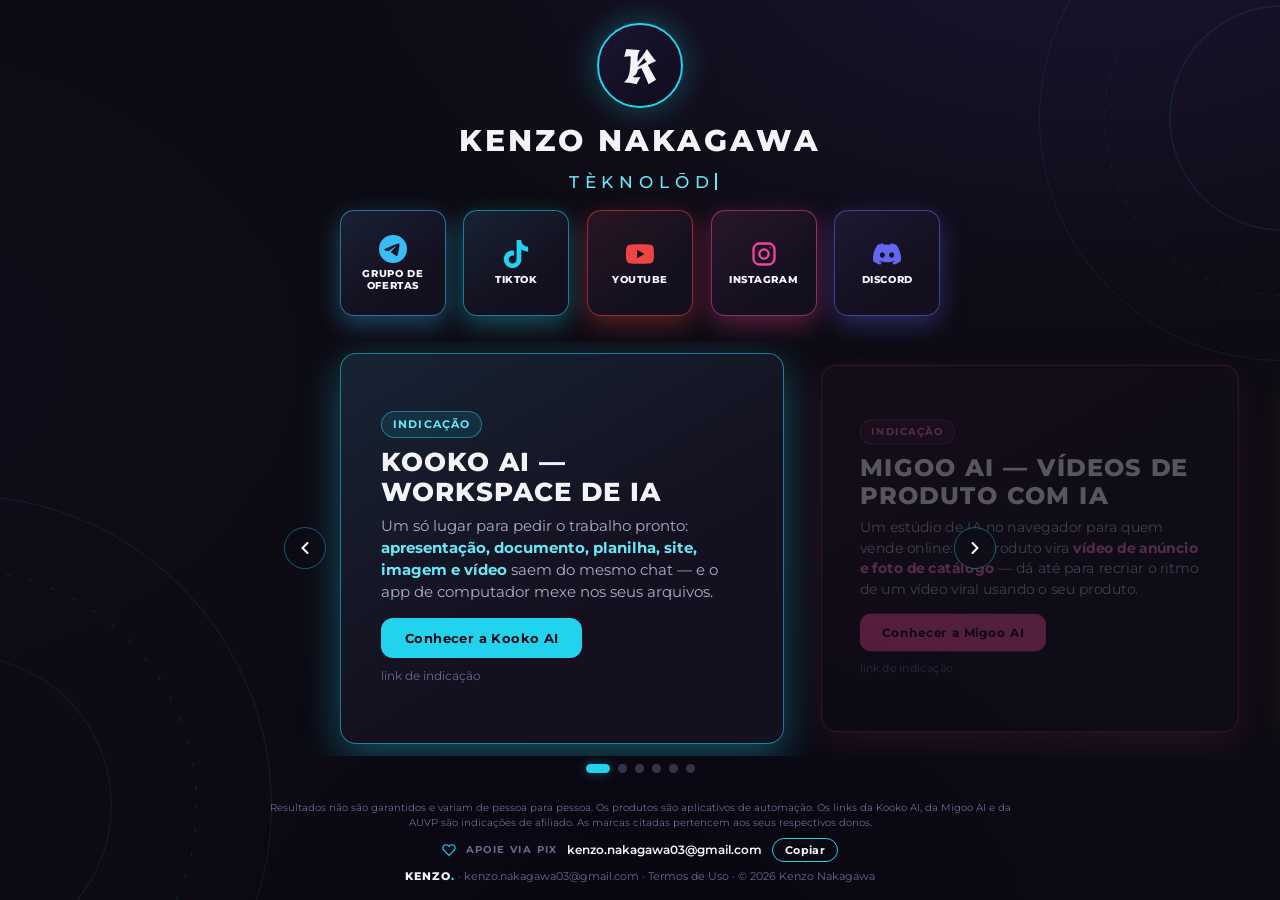
<file: index.html>
<!DOCTYPE html>
<html lang="pt-BR">
<head>
  <meta charset="UTF-8">
  <meta name="viewport" content="width=device-width, initial-scale=1.0">
  <title>Kenzo Nakagawa — Automações, conteúdo e tecnologia</title>

  <!-- SEO -->
  <meta name="description" content="Apps de automação com IA para YouTube (FacelessOS para vídeos e ClipOS para cortes), indicações e todos os meus links: grupo de ofertas no Telegram, TikTok, YouTube, Instagram e Discord.">
  <meta name="author" content="Kenzo Nakagawa">

  <!-- Open Graph (compartilhamento no Instagram/WhatsApp) -->
  <meta property="og:type" content="website">
  <meta property="og:title" content="Kenzo Nakagawa — Automações, conteúdo e tecnologia">
  <meta property="og:description" content="Automações com IA para YouTube, cursos e todos os meus links em um só lugar.">
  <meta property="og:image" content="https://nakagawakenzoo.github.io/assets/og-cover.jpg">
  <meta property="og:url" content="https://nakagawakenzoo.github.io/">
  <meta name="twitter:card" content="summary_large_image">
  <link rel="canonical" href="https://nakagawakenzoo.github.io/">

  <link rel="icon" type="image/svg+xml" href="assets/favicon.svg">

  <!-- Tipografia -->
  <link rel="preconnect" href="https://fonts.googleapis.com">
  <link rel="preconnect" href="https://fonts.gstatic.com" crossorigin>
  <link href="https://fonts.googleapis.com/css2?family=Montserrat:wght@400;500;600;700;800&family=UnifrakturCook:wght@700&display=swap" rel="stylesheet">

  <link rel="stylesheet" href="styles.css">

  <!-- Analytics (GoatCounter — sem cookies, LGPD-friendly).
       TODO KENZO: criar conta gratuita em goatcounter.com com o código "kenzonakagawa"
       e então DESCOMENTAR a linha abaixo (nas 4 páginas). -->
  <!-- <script data-goatcounter="https://kenzonakagawa.goatcounter.com/count" async src="https://gc.zgo.at/count.js"></script> -->
</head>
<body class="home">

  <a class="skip-link" href="#links">Pular para o conteúdo</a>

  <!-- Anéis decorativos (herdam a cor de destaque atual) -->
  <div class="rings" aria-hidden="true">
    <svg class="rings-svg rings-top" viewBox="0 0 600 600" fill="none">
      <circle cx="300" cy="300" r="120" stroke="currentColor" stroke-width="1.5"/>
      <circle cx="300" cy="300" r="190" stroke="currentColor" stroke-width="1" stroke-dasharray="6 14"/>
      <circle cx="300" cy="300" r="260" stroke="currentColor" stroke-width="1"/>
    </svg>
    <svg class="rings-svg rings-bottom" viewBox="0 0 600 600" fill="none">
      <circle cx="300" cy="300" r="140" stroke="currentColor" stroke-width="1"/>
      <circle cx="300" cy="300" r="220" stroke="currentColor" stroke-width="1.5" stroke-dasharray="4 18"/>
      <circle cx="300" cy="300" r="290" stroke="currentColor" stroke-width="1"/>
    </svg>
  </div>

  <!-- ============ HEADER ============ -->
  <header class="header" id="header">
    <nav class="header-inner" aria-label="Navegação principal">
      <!-- TODO: [SUA_MARCA] — ajuste o nome/marca se quiser -->
      <a class="brand" href="#topo">KENZO<span class="brand-accent">.</span></a>
    </nav>
  </header>

  <main id="topo">

    <!-- ============ HERO ============ -->
    <section class="hero">
      <!-- TODO: [FOTO_PERFIL] — trocar o placeholder por <img src="assets/perfil.jpg" alt="Foto de Kenzo Nakagawa" class="avatar"> -->
      <div class="avatar avatar-placeholder" role="img" aria-label="Avatar de Kenzo Nakagawa"><span class="avatar-k">K</span></div>
      <h1 class="hero-title glitch" data-text="Kenzo Nakagawa">Kenzo Nakagawa</h1>
      <p class="hero-bio"><span class="typed">Tèknolōdiæ</span><span class="caret" aria-hidden="true"></span></p>
    </section>

    <!-- ============ LINKS (fragmentos pequenos em fileira — mesma linguagem facetada dos painéis) ============ -->
    <section class="section-links" id="links" aria-label="Meus links">
      <div class="tiles">

        <!-- Grupo de ofertas no Telegram [AZUL] -->
        <a class="tile" data-accent="blue" href="https://t.me/ofertasdokenzo" target="_blank" rel="noopener">
          <span class="tile-ic" aria-hidden="true">
            <svg viewBox="0 0 24 24" fill="currentColor"><path d="M11.944 0A12 12 0 0 0 0 12a12 12 0 0 0 12 12 12 12 0 0 0 12-12A12 12 0 0 0 12 0a12 12 0 0 0-.056 0zm4.962 7.224c.1-.002.321.023.465.14a.506.506 0 0 1 .171.325c.016.093.036.306.02.472-.18 1.898-.962 6.502-1.36 8.627-.168.9-.499 1.201-.82 1.23-.696.065-1.225-.46-1.9-.902-1.056-.693-1.653-1.124-2.678-1.8-1.185-.78-.417-1.21.258-1.91.177-.184 3.247-2.977 3.307-3.23.007-.032.014-.15-.056-.212s-.174-.041-.249-.024c-.106.024-1.793 1.14-5.061 3.345-.48.33-.913.49-1.302.48-.428-.008-1.252-.241-1.865-.44-.752-.245-1.349-.374-1.297-.789.027-.216.325-.437.893-.663 3.498-1.524 5.83-2.529 6.998-3.014 3.332-1.386 4.025-1.627 4.476-1.635z"/></svg>
          </span>
          <span class="tile-name">Grupo de ofertas</span>
        </a>

        <!-- TikTok [CIANO] -->
        <a class="tile" data-accent="cyan" href="https://tiktok.com/@kenzonakagawa" target="_blank" rel="noopener">
          <span class="tile-ic" aria-hidden="true">
            <svg viewBox="0 0 24 24" fill="currentColor"><path d="M12.53.02C13.84 0 15.14.01 16.44 0c.08 1.53.63 3.09 1.75 4.17 1.12 1.11 2.7 1.62 4.24 1.79v4.03c-1.44-.05-2.89-.35-4.2-.97-.57-.26-1.1-.59-1.62-.93-.01 2.92.01 5.84-.02 8.75-.08 1.4-.54 2.79-1.35 3.94-1.31 1.92-3.58 3.17-5.91 3.21-1.43.08-2.86-.31-4.08-1.03-2.02-1.19-3.44-3.37-3.65-5.71-.02-.5-.03-1-.01-1.49.18-1.9 1.12-3.72 2.58-4.96 1.66-1.44 3.98-2.13 6.15-1.72.02 1.48-.04 2.96-.04 4.44-.99-.32-2.15-.23-3.02.37-.63.41-1.11 1.04-1.36 1.75-.21.51-.15 1.07-.14 1.61.24 1.64 1.82 3.02 3.5 2.87 1.12-.01 2.19-.66 2.77-1.61.19-.33.4-.67.41-1.06.1-1.79.06-3.57.07-5.36.01-4.03-.01-8.05.02-12.07z"/></svg>
          </span>
          <span class="tile-name">TikTok</span>
        </a>

        <!-- YouTube [VERMELHO] -->
        <a class="tile" data-accent="red" href="https://www.youtube.com/@naka_z0" target="_blank" rel="noopener">
          <span class="tile-ic" aria-hidden="true">
            <svg viewBox="0 0 24 24" fill="currentColor"><path d="M23.498 6.186a3.016 3.016 0 0 0-2.122-2.136C19.505 3.545 12 3.545 12 3.545s-7.505 0-9.377.505A3.017 3.017 0 0 0 .502 6.186C0 8.07 0 12 0 12s0 3.93.502 5.814a3.016 3.016 0 0 0 2.122 2.136c1.871.505 9.376.505 9.376.505s7.505 0 9.377-.505a3.015 3.015 0 0 0 2.122-2.136C24 15.93 24 12 24 12s0-3.93-.502-5.814zM9.545 15.568V8.432L15.818 12l-6.273 3.568z"/></svg>
          </span>
          <span class="tile-name">YouTube</span>
        </a>

        <!-- Instagram [PINK] -->
        <a class="tile" data-accent="pink" href="https://www.instagram.com/kenzonakagawa_/" target="_blank" rel="noopener">
          <span class="tile-ic" aria-hidden="true">
            <svg viewBox="0 0 24 24" fill="none" stroke="currentColor" stroke-width="2" stroke-linecap="round"><rect x="3" y="3" width="18" height="18" rx="5"/><circle cx="12" cy="12" r="4"/><circle cx="17.3" cy="6.7" r="0.6" fill="currentColor" stroke="none"/></svg>
          </span>
          <span class="tile-name">Instagram</span>
        </a>

        <!-- Discord [ÍNDIGO] -->
        <a class="tile" data-accent="indigo" href="https://discord.gg/u8ruMGBvbb" target="_blank" rel="noopener">
          <span class="tile-ic" aria-hidden="true">
            <svg viewBox="0 0 24 24" fill="currentColor"><path d="M20.317 4.369a19.79 19.79 0 0 0-4.885-1.515a.074.074 0 0 0-.079.037c-.21.375-.444.864-.608 1.25a18.27 18.27 0 0 0-5.487 0a12.64 12.64 0 0 0-.617-1.25a.077.077 0 0 0-.079-.037A19.736 19.736 0 0 0 3.677 4.37a.07.07 0 0 0-.032.027C.533 9.046-.32 13.58.099 18.057a.082.082 0 0 0 .031.057a19.9 19.9 0 0 0 5.993 3.03a.078.078 0 0 0 .084-.028a14.09 14.09 0 0 0 1.226-1.994a.076.076 0 0 0-.041-.106a13.1 13.1 0 0 1-1.872-.892a.077.077 0 0 1-.008-.128a10.2 10.2 0 0 0 .372-.292a.074.074 0 0 1 .077-.01c3.928 1.793 8.18 1.793 12.062 0a.074.074 0 0 1 .078.009c.12.098.246.198.373.292a.077.077 0 0 1-.006.127a12.3 12.3 0 0 1-1.873.892a.077.077 0 0 0-.041.107c.36.698.772 1.362 1.225 1.993a.076.076 0 0 0 .084.028a19.84 19.84 0 0 0 6.002-3.03a.077.077 0 0 0 .032-.054c.5-5.177-.838-9.674-3.549-13.66a.061.061 0 0 0-.031-.03zM8.02 15.331c-1.183 0-2.157-1.085-2.157-2.419c0-1.333.956-2.419 2.157-2.419c1.21 0 2.176 1.096 2.157 2.42c0 1.333-.956 2.418-2.157 2.418zm7.975 0c-1.183 0-2.157-1.085-2.157-2.419c0-1.333.955-2.419 2.157-2.419c1.21 0 2.176 1.096 2.157 2.42c0 1.333-.946 2.418-2.157 2.418z"/></svg>
          </span>
          <span class="tile-name">Discord</span>
        </a>

      </div>
    </section>

    <!-- ============ PRODUTOS (carrossel de cards — ativo no centro, vizinhos translúcidos de amostra) ============ -->
    <section class="section-products" id="produtos" aria-roledescription="carrossel" aria-label="Produtos e indicações">
      <div class="carousel" id="carousel">
      <div class="panels" id="carTrack">

        <!-- 1. Kooko AI (indicação) [CIANO] -->
        <article class="panel-row" data-accent="cyan">
          <div class="panel">
            <div class="panel-content">
              <span class="badge">Indicação</span>
              <h3 class="panel-title">Kooko AI — Workspace de IA</h3>
              <p class="panel-desc">Um só lugar para pedir o trabalho pronto: <strong>apresentação, documento, planilha, site, imagem e vídeo</strong> saem do mesmo chat — e o app de computador mexe nos seus arquivos.</p>
              <ul class="panel-bullets">
                <li>Slides, documentos, planilhas e sites</li>
                <li>Imagem, vídeo e pesquisa no mesmo chat</li>
                <li>App de PC trabalha nos arquivos locais</li>
                <li>Controle remoto: tarefa de outro aparelho</li>
              </ul>
              <a class="btn btn-cta" href="https://www.kooko.ai/?fr=kenzonakagawa_" target="_blank" rel="noopener">Conhecer a Kooko AI</a>
              <p class="panel-note">link de indicação</p>
            </div>
          </div>
        </article>

        <!-- 2. Migoo AI (indicação) [PINK] -->
        <article class="panel-row" data-accent="pink">
          <div class="panel">
            <div class="panel-content">
              <span class="badge">Indicação</span>
              <h3 class="panel-title">Migoo AI — Vídeos de produto com IA</h3>
              <p class="panel-desc">Um estúdio de IA no navegador para quem vende online: seu produto vira <strong>vídeo de anúncio e foto de catálogo</strong> — dá até para recriar o ritmo de um vídeo viral usando o seu produto.</p>
              <ul class="panel-bullets">
                <li>Estúdios para e-commerce, marketing e minisséries</li>
                <li>Recria vídeos virais com o seu produto</li>
                <li>Imagens do anúncio no mesmo padrão visual</li>
                <li>Roda no navegador, sem instalar nada</li>
              </ul>
              <a class="btn btn-cta" href="https://migoo.ai/u/sg/wQV6842" target="_blank" rel="noopener">Conhecer a Migoo AI</a>
              <p class="panel-note">link de indicação</p>
            </div>
          </div>
        </article>

        <!-- 3. Curso AUVP [AMARELO] -->
        <article class="panel-row" data-accent="yellow">
          <div class="panel">
            <div class="panel-content">
              <span class="badge">Indicação</span>
              <h3 class="panel-title">Curso de Investimentos AUVP</h3>
              <p class="panel-desc">Aprenda a investir do zero no Brasil e no Mundo com a AUVP, a escola de investimentos do Investidor Sardinha. Indicação minha — é por onde eu aprendi a cuidar do meu dinheiro. Pelo meu link, você ainda ganha <strong>desconto</strong> na matrícula.</p>
              <a class="btn btn-cta" href="https://sard.ink/AUVPKenzo" target="_blank" rel="noopener">Garantir meu desconto</a>
              <p class="panel-note">link de indicação · com desconto</p>
            </div>
          </div>
        </article>

        <!-- 4. ClipOS — app de cortes [VIOLETA] -->
        <article class="panel-row" data-accent="violet">
          <div class="panel">
            <div class="panel-content">
              <span class="badge">Novo app · Vendas abertas</span>
              <h3 class="panel-title">ClipOS — App de Cortes</h3>
              <p class="panel-desc">Cole o link de um vídeo longo e receba vários Shorts 9:16 prontos: trecho escolhido por IA, enquadrado no rosto, com legenda e título. Roda no seu PC, sem mensalidade.</p>
              <ul class="panel-bullets">
                <li>Curso em 7 aulas + app para Windows no 8º dia</li>
                <li>Você aprova cada corte antes de renderizar</li>
                <li>Layouts: rosto, 2 pessoas, gameplay, tela e react</li>
                <li>IA na nuvem ou 100% no seu PC, de graça</li>
              </ul>
              <p class="panel-price"><span class="price-was">de <s>R$ 597</s> por</span>R$ 299 <span class="price-off">50% OFF</span><span class="panel-price-note">pagamento único · sem mensalidade</span></p>
              <a class="btn btn-cta" href="automacao-de-cortes.html">Conhecer o ClipOS</a>
            </div>
          </div>
        </article>

        <!-- 5. FacelessOS — app de vídeos [VERDE] -->
        <article class="panel-row" data-accent="green">
          <div class="panel">
            <div class="panel-content">
              <span class="badge">Novo app · Vendas abertas</span>
              <h3 class="panel-title">FacelessOS — App de Vídeos</h3>
              <p class="panel-desc">Um app no seu computador que produz 1 vídeo por dia para o seu canal: roteiro, narração, legendas, cenas, música e thumbnail — e agenda no YouTube, se você quiser.</p>
              <ul class="panel-bullets">
                <li>Curso em 7 aulas + app para Windows no 8º dia</li>
                <li>Vários canais no mesmo app, em PT ou EN</li>
                <li>Narração grátis clonando a voz do canal</li>
                <li>Continua de onde parou se der erro</li>
              </ul>
              <p class="panel-price"><span class="price-was">de <s>R$ 597</s> por</span>R$ 299 <span class="price-off">50% OFF</span><span class="panel-price-note">pagamento único · sem mensalidade</span></p>
              <a class="btn btn-cta" href="automacao-de-videos.html">Conhecer o FacelessOS</a>
            </div>
          </div>
        </article>

        <!-- 6. Salesforce Marketing Cloud [AZUL] -->
        <article class="panel-row panel-soon" data-accent="blue">
          <div class="panel">
            <div class="panel-content">
              <span class="badge">Em breve</span>
              <h3 class="panel-title">Curso Salesforce Marketing Cloud</h3>
              <p class="panel-desc">Domine a maior plataforma de marketing cloud do mercado. Do zero ao avançado.</p>
              <div class="panel-actions">
                <button class="btn btn-cta btn-cta-inline" disabled>Em breve</button>
                <!-- Funcional já: abre o e-mail com assunto pronto. Troque por [LINK_INSTAGRAM] se preferir DM. -->
                <a class="btn btn-ghost btn-small" href="mailto:kenzo.nakagawa03@gmail.com?subject=Me%20avise%20no%20lan%C3%A7amento%20-%20Curso%20Salesforce%20Marketing%20Cloud&body=Quero%20ser%20avisado(a)%20quando%20o%20curso%20for%20lan%C3%A7ado.">Me avise no lançamento</a>
              </div>
            </div>
          </div>
        </article>

      </div><!-- /.panels -->
      </div><!-- /.carousel (as setas ‹ › são injetadas aqui pelo script.js) -->
      <div class="car-dots" id="carDots" aria-label="Escolher produto"></div>
    </section>

    <!-- ============ DISCLAIMER ============ -->
    <section class="disclaimer">
      <p>Resultados não são garantidos e variam de pessoa para pessoa. Os produtos são aplicativos de automação. Os links da Kooko AI, da Migoo AI e da AUVP são indicações de afiliado. As marcas citadas pertencem aos seus respectivos donos.</p>
    </section>

  </main>

  <!-- ============ FOOTER (compacto — tudo precisa caber na dobra) ============ -->
  <footer class="footer">
    <div class="pix-inline">
      <svg class="pix-heart" viewBox="0 0 24 24" fill="none" stroke="currentColor" stroke-width="2" stroke-linecap="round" stroke-linejoin="round" aria-hidden="true"><path d="M20.84 4.61a5.5 5.5 0 0 0-7.78 0L12 5.67l-1.06-1.06a5.5 5.5 0 0 0-7.78 7.78l1.06 1.06L12 21.23l7.78-7.78 1.06-1.06a5.5 5.5 0 0 0 0-7.78z"/></svg>
      <span class="pix-label">Apoie via Pix</span>
      <code class="pix-key" id="pixKey">kenzo.nakagawa03@gmail.com</code>
      <button class="btn btn-ghost btn-small" id="copyPix" type="button">Copiar</button>
    </div>
    <!-- TODO: [EMAIL_SUPORTE] — troque pelo e-mail de suporte definitivo -->
    <p class="footer-line">
      <span class="footer-brand-inline">KENZO<span class="brand-accent">.</span></span>
      <span aria-hidden="true">·</span> <a href="mailto:kenzo.nakagawa03@gmail.com">kenzo.nakagawa03@gmail.com</a>
      <span aria-hidden="true">·</span> <a href="termos.html">Termos de Uso</a>
      <span aria-hidden="true">·</span> © <span id="year"></span> Kenzo Nakagawa
    </p>
  </footer>

  <script src="script.js"></script>
</body>
</html>
</file>
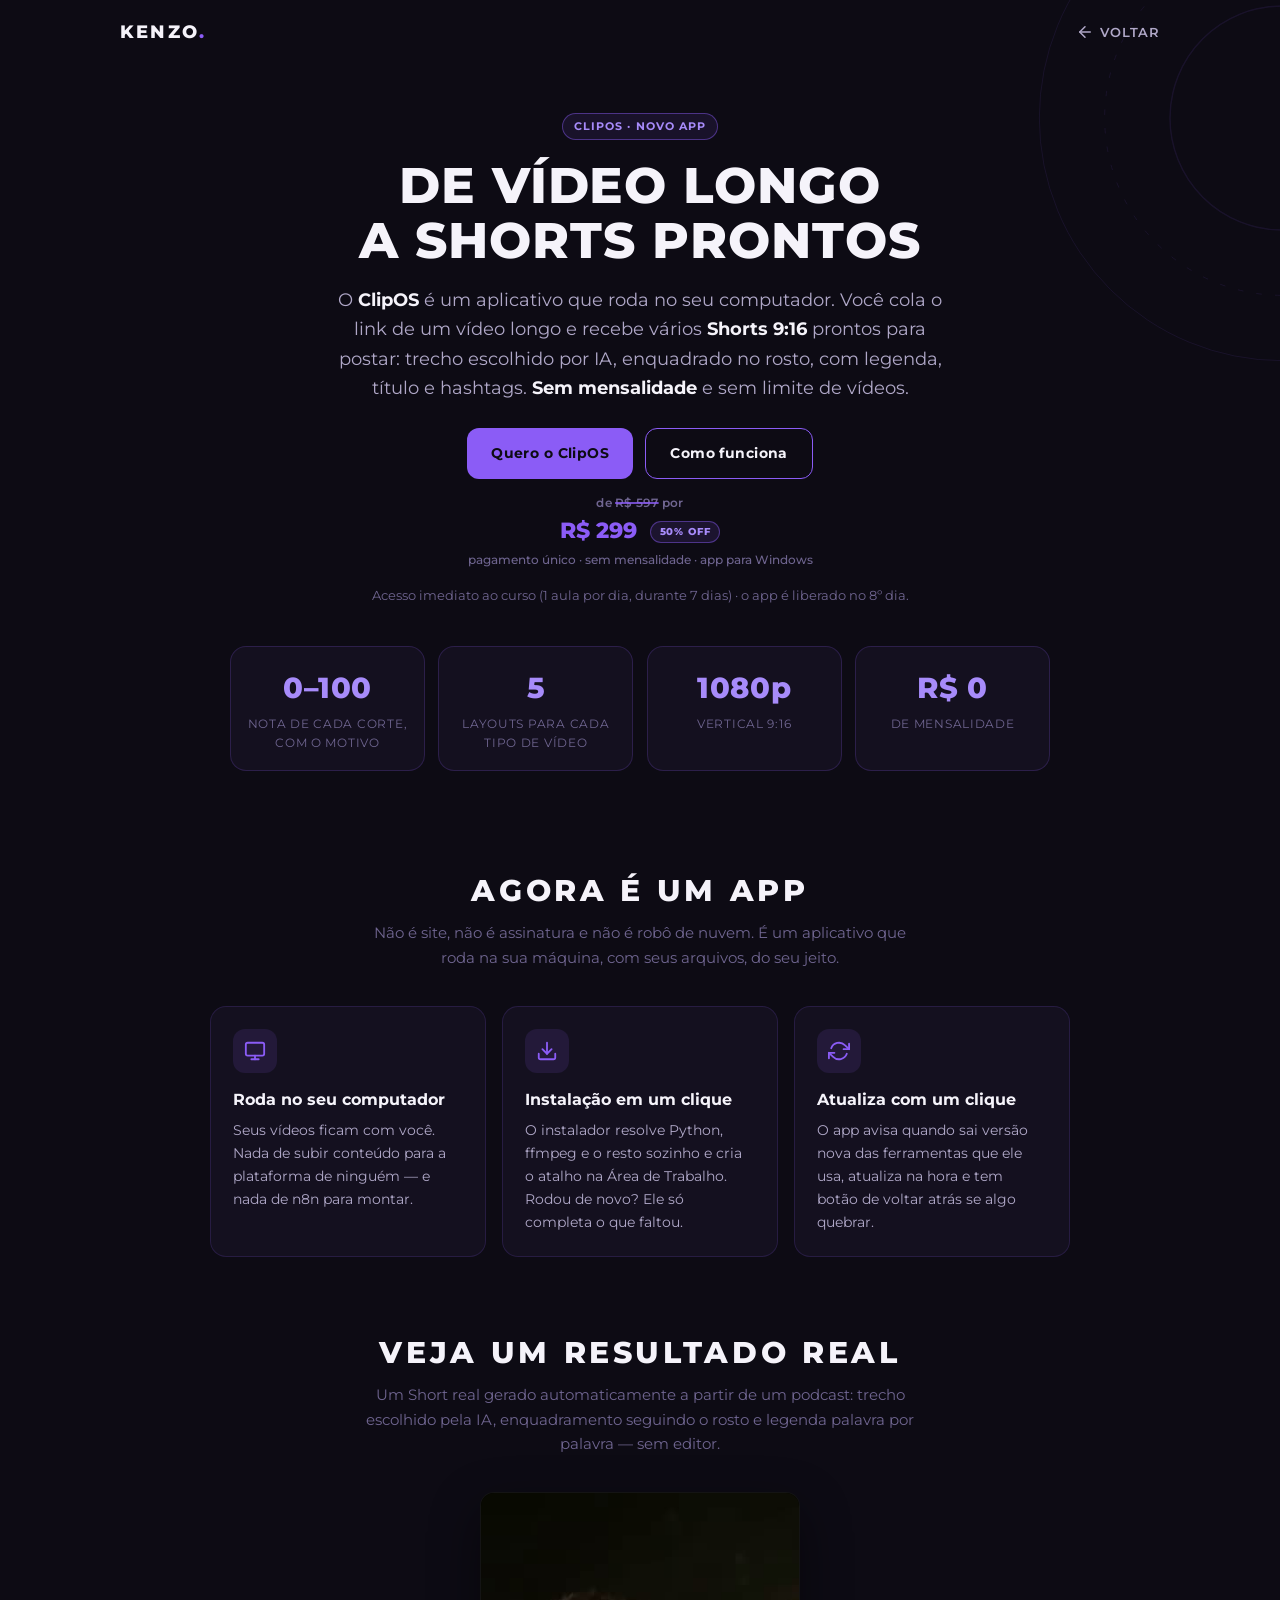
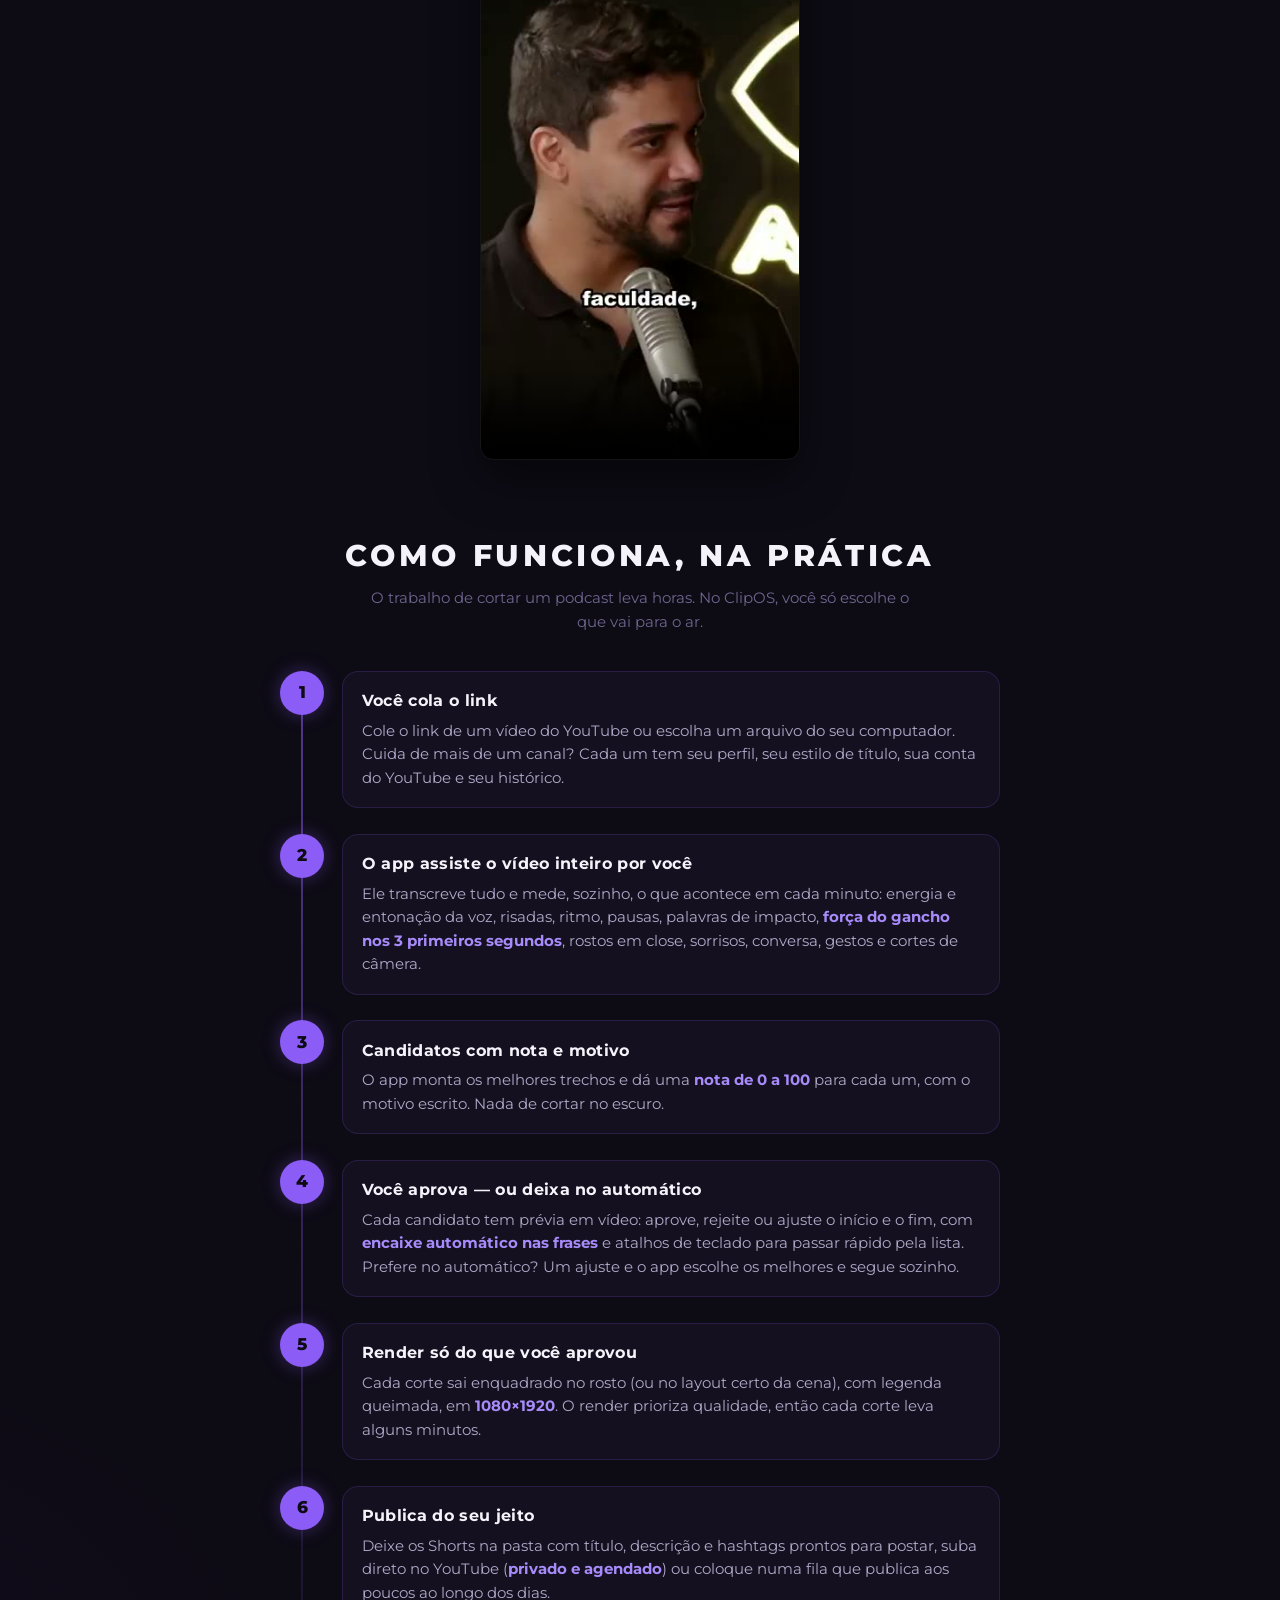
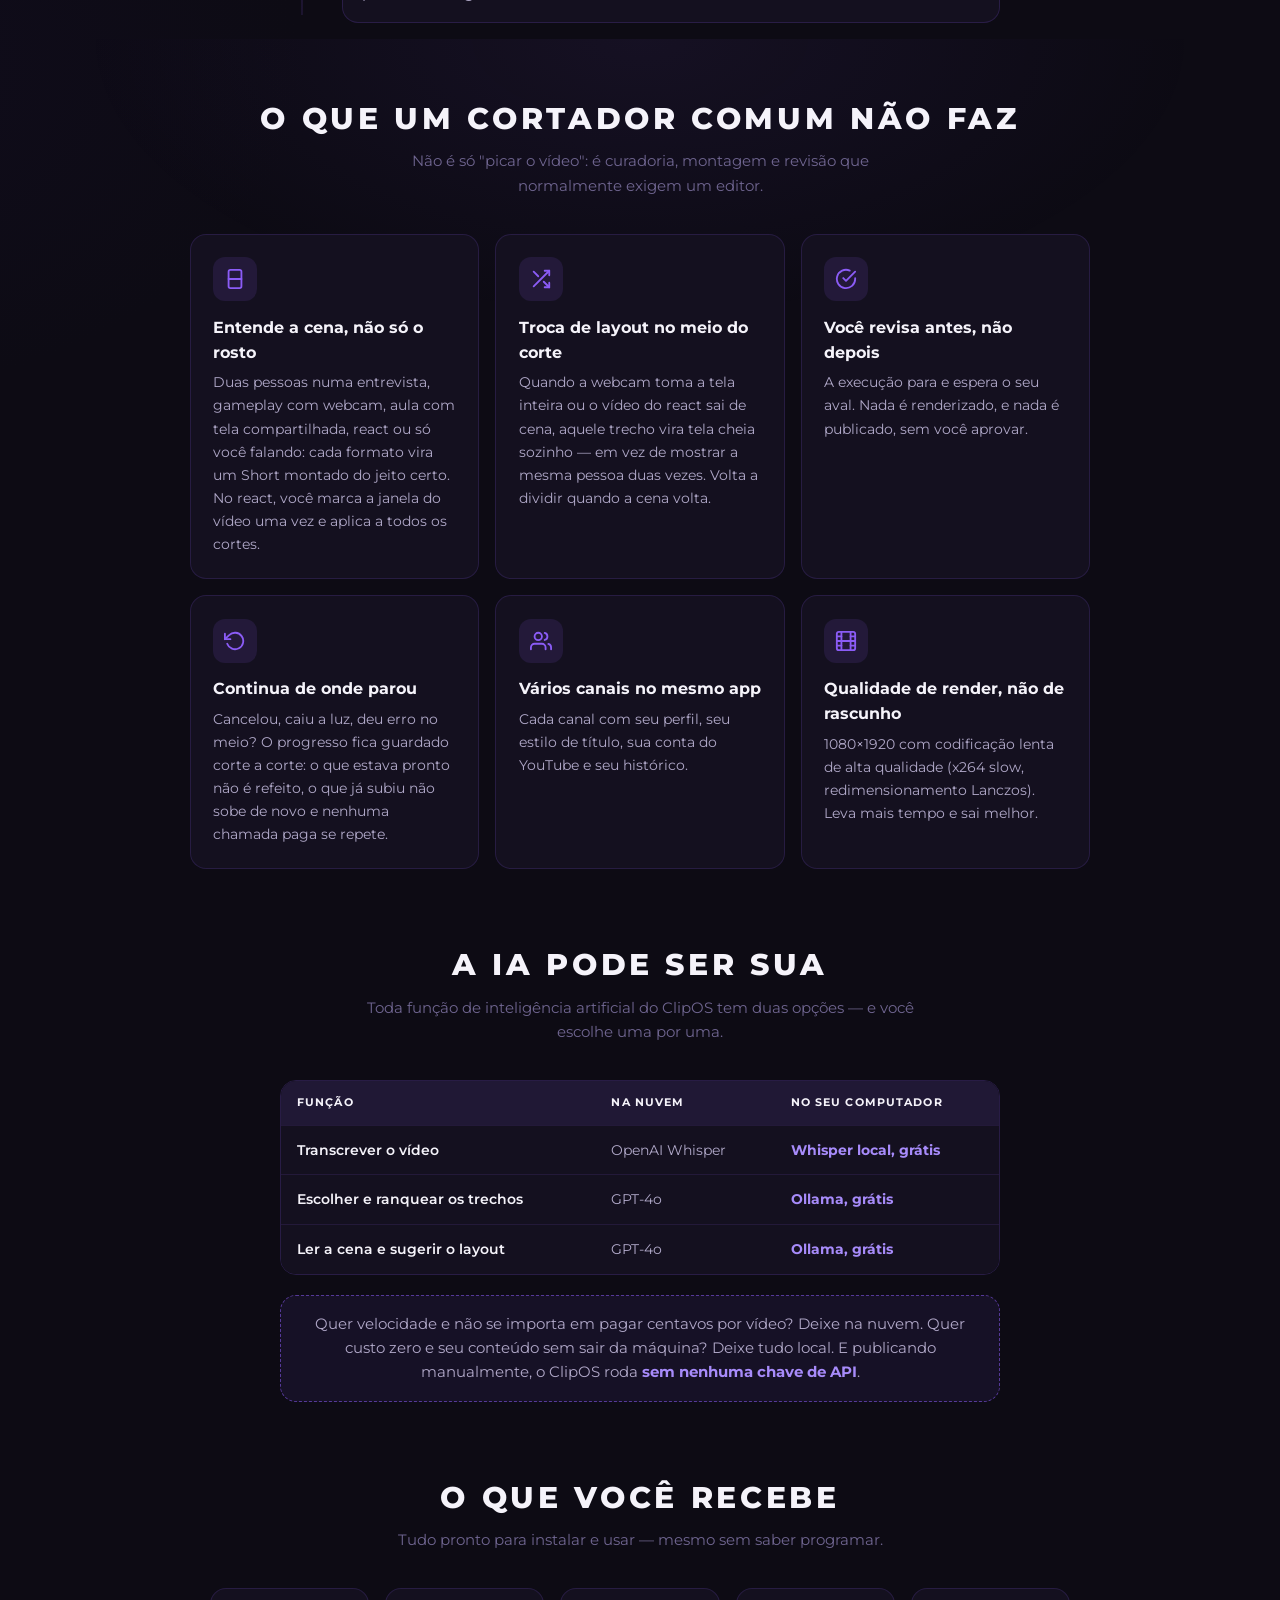
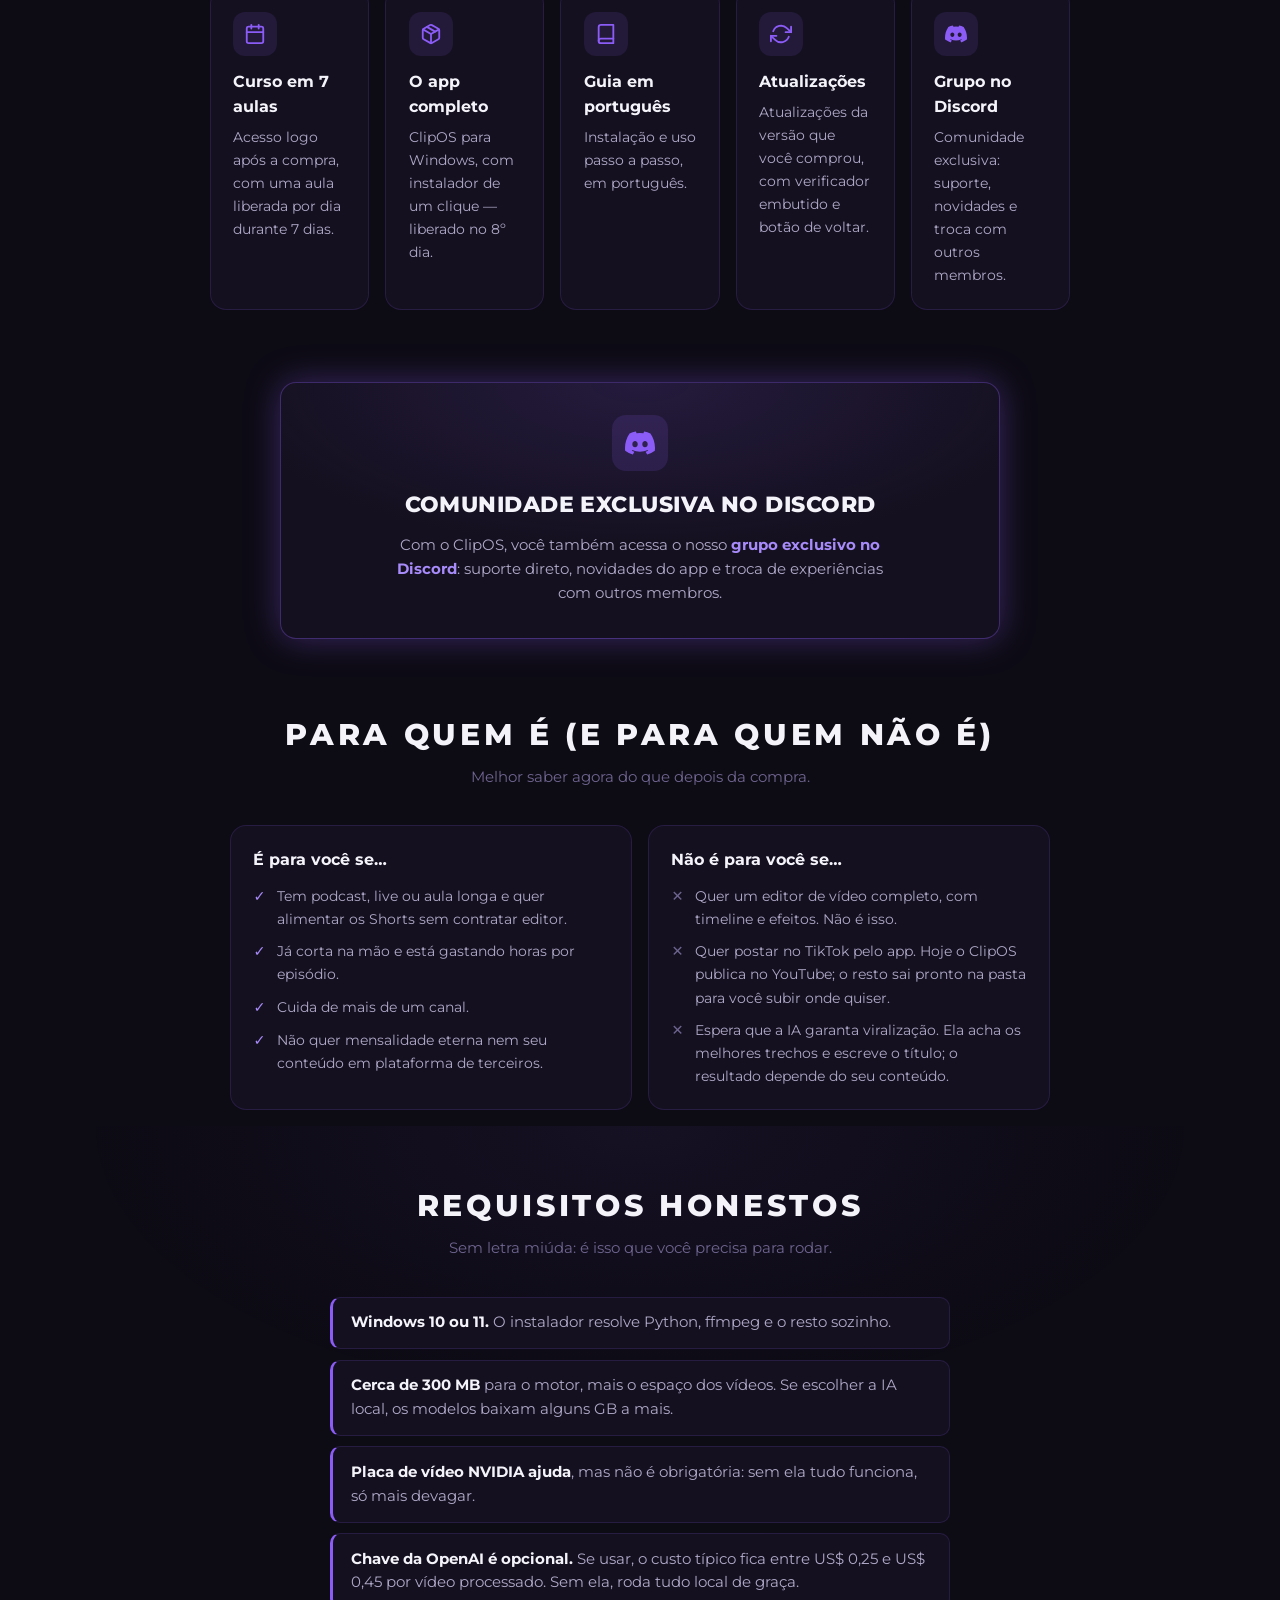
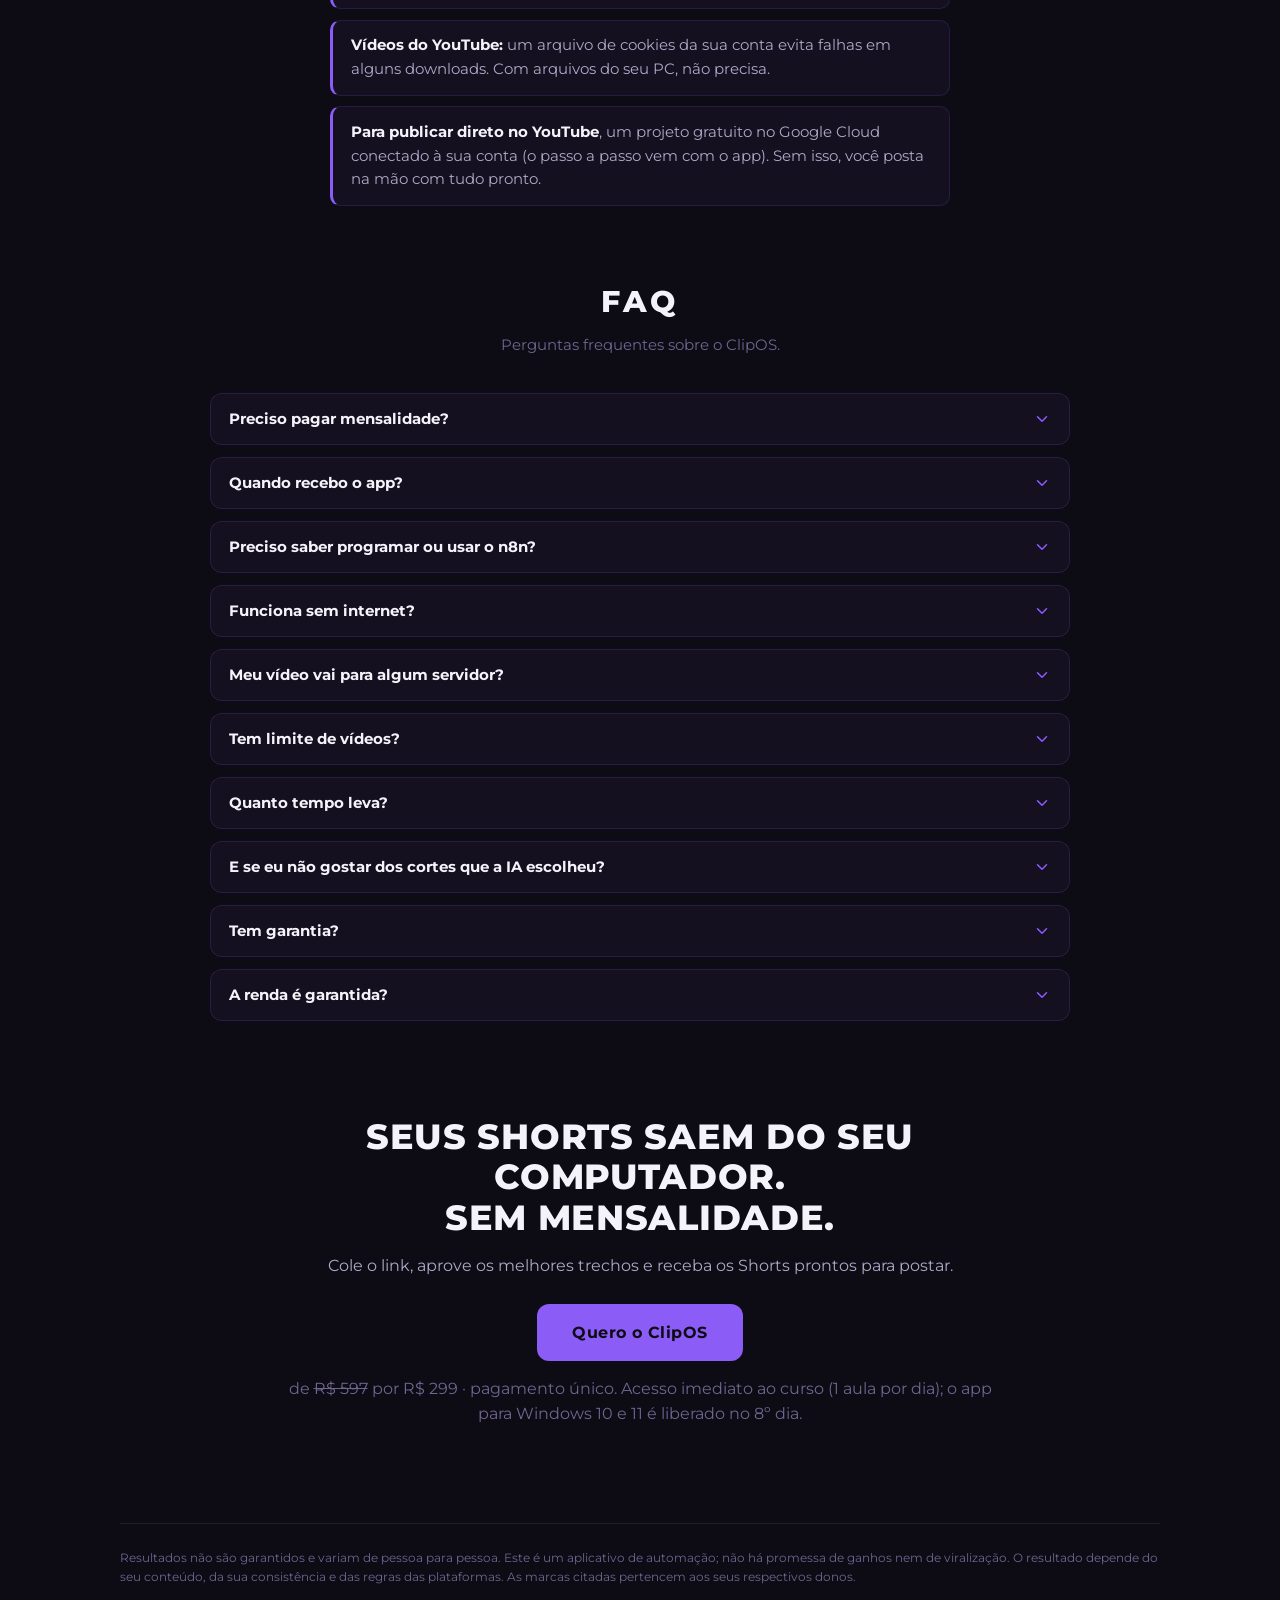
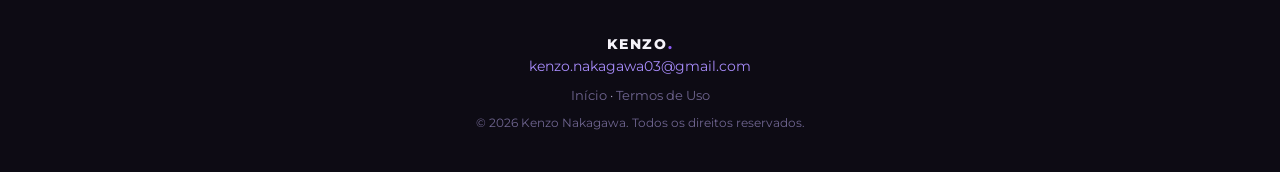
<file: automacao-de-cortes.html>
<!DOCTYPE html>
<html lang="pt-BR">
<head>
  <meta charset="UTF-8">
  <meta name="viewport" content="width=device-width, initial-scale=1.0">
  <title>ClipOS — cortes automáticos para Shorts, no seu computador | Kenzo Nakagawa</title>

  <meta name="description" content="ClipOS é um app para Windows que transforma vídeos longos em Shorts 9:16 prontos: trecho escolhido por IA, enquadrado no rosto, com legenda e título. Você aprova cada corte. Sem mensalidade, com IA na nuvem ou 100% no seu PC.">
  <meta name="author" content="Kenzo Nakagawa">

  <meta property="og:type" content="website">
  <meta property="og:title" content="ClipOS — cortes automáticos para Shorts, no seu computador">
  <meta property="og:description" content="Cole o link de um vídeo longo e receba Shorts prontos para postar: trecho escolhido por IA, enquadrado no rosto, com legenda. Você aprova cada corte. Sem mensalidade.">
  <meta property="og:image" content="https://nakagawakenzoo.github.io/assets/og-cover.jpg">
  <meta property="og:url" content="https://nakagawakenzoo.github.io/automacao-de-cortes.html">
  <meta name="twitter:card" content="summary_large_image">
  <link rel="canonical" href="https://nakagawakenzoo.github.io/automacao-de-cortes.html">

  <link rel="icon" type="image/svg+xml" href="assets/favicon.svg">

  <link rel="preconnect" href="https://fonts.googleapis.com">
  <link rel="preconnect" href="https://fonts.gstatic.com" crossorigin>
  <link href="https://fonts.googleapis.com/css2?family=Montserrat:wght@400;500;600;700;800&display=swap" rel="stylesheet">

  <link rel="stylesheet" href="styles.css">
  <link rel="stylesheet" href="produto.css">

  <!-- Analytics (GoatCounter — sem cookies, LGPD-friendly). Descomentar após criar a conta (ver index.html). -->
  <!-- <script data-goatcounter="https://kenzonakagawa.goatcounter.com/count" async src="https://gc.zgo.at/count.js"></script> -->
</head>
<body class="page-cortes">

  <a class="skip-link" href="#como-funciona">Pular para o conteúdo</a>

  <div class="rings" aria-hidden="true">
    <svg class="rings-svg rings-top" viewBox="0 0 600 600" fill="none">
      <circle cx="300" cy="300" r="120" stroke="currentColor" stroke-width="1.5"/>
      <circle cx="300" cy="300" r="190" stroke="currentColor" stroke-width="1" stroke-dasharray="6 14"/>
      <circle cx="300" cy="300" r="260" stroke="currentColor" stroke-width="1"/>
    </svg>
  </div>

  <!-- ============ HEADER ============ -->
  <header class="header" id="header">
    <nav class="header-inner" aria-label="Navegação principal">
      <a class="brand" href="index.html">KENZO<span class="brand-accent">.</span></a>
      <a class="back-link" href="index.html#produtos">
        <svg viewBox="0 0 24 24" fill="none" stroke="currentColor" stroke-width="2" stroke-linecap="round" stroke-linejoin="round" aria-hidden="true"><line x1="19" y1="12" x2="5" y2="12"/><polyline points="12 19 5 12 12 5"/></svg>
        <span>Voltar</span>
      </a>
    </nav>
  </header>

  <main>

    <!-- ============ HERO ============ -->
    <section class="v-hero">
      <span class="badge">ClipOS · Novo app</span>
      <h1 class="v-hero-title">De vídeo longo<br>a Shorts prontos</h1>
      <p class="v-hero-sub">O <strong>ClipOS</strong> é um aplicativo que roda no seu computador. Você cola o link de um vídeo longo e recebe vários <strong>Shorts 9:16</strong> prontos para postar: trecho escolhido por IA, enquadrado no rosto, com legenda, título e hashtags. <strong>Sem mensalidade</strong> e sem limite de vídeos.</p>
      <div class="v-hero-actions">
        <a class="btn btn-primary" href="https://pay.kiwify.com.br/1YQ9fto" target="_blank" rel="noopener">Quero o ClipOS</a>
        <a class="btn btn-ghost" href="#como-funciona">Como funciona</a>
      </div>
      <p class="v-price"><span class="price-was">de <s>R$ 597</s> por</span>R$ 299 <span class="price-off">50% OFF</span><span class="v-price-note">pagamento único · sem mensalidade · app para Windows</span></p>
      <p class="v-cta-note">Acesso imediato ao curso (1 aula por dia, durante 7 dias) · o app é liberado no 8º dia.</p>

      <div class="v-stats">
        <div class="v-stat"><span class="v-stat-num">0–100</span><span class="v-stat-label">nota de cada corte, com o motivo</span></div>
        <div class="v-stat"><span class="v-stat-num">5</span><span class="v-stat-label">layouts para cada tipo de vídeo</span></div>
        <div class="v-stat"><span class="v-stat-num">1080p</span><span class="v-stat-label">vertical 9:16</span></div>
        <div class="v-stat"><span class="v-stat-num">R$ 0</span><span class="v-stat-label">de mensalidade</span></div>
      </div>
    </section>

    <!-- ============ AGORA É UM APP ============ -->
    <section class="v-section" id="app">
      <div class="v-section-head">
        <h2 class="section-title">Agora é um app</h2>
        <p class="section-sub">Não é site, não é assinatura e não é robô de nuvem. É um aplicativo que roda na sua máquina, com seus arquivos, do seu jeito.</p>
      </div>
      <div class="v-grid">
        <div class="v-feature">
          <div class="v-feature-ic" aria-hidden="true"><svg viewBox="0 0 24 24" fill="none" stroke="currentColor" stroke-width="2" stroke-linecap="round" stroke-linejoin="round"><rect x="2" y="3" width="20" height="14" rx="2"/><line x1="8" y1="21" x2="16" y2="21"/><line x1="12" y1="17" x2="12" y2="21"/></svg></div>
          <h3>Roda no seu computador</h3>
          <p>Seus vídeos ficam com você. Nada de subir conteúdo para a plataforma de ninguém — e nada de n8n para montar.</p>
        </div>
        <div class="v-feature">
          <div class="v-feature-ic" aria-hidden="true"><svg viewBox="0 0 24 24" fill="none" stroke="currentColor" stroke-width="2" stroke-linecap="round" stroke-linejoin="round"><path d="M21 15v4a2 2 0 0 1-2 2H5a2 2 0 0 1-2-2v-4"/><polyline points="7 10 12 15 17 10"/><line x1="12" y1="15" x2="12" y2="3"/></svg></div>
          <h3>Instalação em um clique</h3>
          <p>O instalador resolve Python, ffmpeg e o resto sozinho e cria o atalho na Área de Trabalho. Rodou de novo? Ele só completa o que faltou.</p>
        </div>
        <div class="v-feature">
          <div class="v-feature-ic" aria-hidden="true"><svg viewBox="0 0 24 24" fill="none" stroke="currentColor" stroke-width="2" stroke-linecap="round" stroke-linejoin="round"><polyline points="23 4 23 10 17 10"/><polyline points="1 20 1 14 7 14"/><path d="M3.51 9a9 9 0 0 1 14.85-3.36L23 10M1 14l4.64 4.36A9 9 0 0 0 20.49 15"/></svg></div>
          <h3>Atualiza com um clique</h3>
          <p>O app avisa quando sai versão nova das ferramentas que ele usa, atualiza na hora e tem botão de voltar atrás se algo quebrar.</p>
        </div>
      </div>
    </section>

    <!-- ============ EXEMPLO REAL ============ -->
    <section class="v-section" id="exemplo">
      <div class="v-section-head">
        <h2 class="section-title">Veja um resultado real</h2>
        <p class="section-sub">Um Short real gerado automaticamente a partir de um podcast: trecho escolhido pela IA, enquadramento seguindo o rosto e legenda palavra por palavra — sem editor.</p>
      </div>
      <div class="v-exemplo v-exemplo-vertical">
        <video controls preload="metadata" playsinline poster="assets/exemplo-cortes-poster.jpg">
          <source src="assets/exemplo-cortes.mp4" type="video/mp4">
          Seu navegador não suporta vídeo HTML5.
        </video>
      </div>
    </section>

    <!-- ============ COMO FUNCIONA (timeline) ============ -->
    <section class="v-section" id="como-funciona">
      <div class="v-section-head">
        <h2 class="section-title">Como funciona, na prática</h2>
        <p class="section-sub">O trabalho de cortar um podcast leva horas. No ClipOS, você só escolhe o que vai para o ar.</p>
      </div>

      <ol class="timeline">
        <li class="tl-item">
          <div class="tl-marker"><span>1</span></div>
          <div class="tl-body">
            <h3>Você cola o link</h3>
            <p>Cole o link de um vídeo do YouTube ou escolha um arquivo do seu computador. Cuida de mais de um canal? Cada um tem seu perfil, seu estilo de título, sua conta do YouTube e seu histórico.</p>
          </div>
        </li>
        <li class="tl-item">
          <div class="tl-marker"><span>2</span></div>
          <div class="tl-body">
            <h3>O app assiste o vídeo inteiro por você</h3>
            <p>Ele transcreve tudo e mede, sozinho, o que acontece em cada minuto: energia e entonação da voz, risadas, ritmo, pausas, palavras de impacto, <strong>força do gancho nos 3 primeiros segundos</strong>, rostos em close, sorrisos, conversa, gestos e cortes de câmera.</p>
          </div>
        </li>
        <li class="tl-item">
          <div class="tl-marker"><span>3</span></div>
          <div class="tl-body">
            <h3>Candidatos com nota e motivo</h3>
            <p>O app monta os melhores trechos e dá uma <strong>nota de 0 a 100</strong> para cada um, com o motivo escrito. Nada de cortar no escuro.</p>
          </div>
        </li>
        <li class="tl-item">
          <div class="tl-marker"><span>4</span></div>
          <div class="tl-body">
            <h3>Você aprova — ou deixa no automático</h3>
            <p>Cada candidato tem prévia em vídeo: aprove, rejeite ou ajuste o início e o fim, com <strong>encaixe automático nas frases</strong> e atalhos de teclado para passar rápido pela lista. Prefere no automático? Um ajuste e o app escolhe os melhores e segue sozinho.</p>
          </div>
        </li>
        <li class="tl-item">
          <div class="tl-marker"><span>5</span></div>
          <div class="tl-body">
            <h3>Render só do que você aprovou</h3>
            <p>Cada corte sai enquadrado no rosto (ou no layout certo da cena), com legenda queimada, em <strong>1080×1920</strong>. O render prioriza qualidade, então cada corte leva alguns minutos.</p>
          </div>
        </li>
        <li class="tl-item">
          <div class="tl-marker"><span>6</span></div>
          <div class="tl-body">
            <h3>Publica do seu jeito</h3>
            <p>Deixe os Shorts na pasta com título, descrição e hashtags prontos para postar, suba direto no YouTube (<strong>privado e agendado</strong>) ou coloque numa fila que publica aos poucos ao longo dos dias.</p>
          </div>
        </li>
      </ol>
    </section>

    <!-- ============ DIFERENCIAIS ============ -->
    <section class="v-section v-section-alt">
      <div class="v-section-head">
        <h2 class="section-title">O que um cortador comum não faz</h2>
        <p class="section-sub">Não é só "picar o vídeo": é curadoria, montagem e revisão que normalmente exigem um editor.</p>
      </div>

      <div class="v-grid">
        <div class="v-feature">
          <div class="v-feature-ic" aria-hidden="true"><svg viewBox="0 0 24 24" fill="none" stroke="currentColor" stroke-width="2" stroke-linecap="round" stroke-linejoin="round"><rect x="5" y="2" width="14" height="20" rx="2"/><line x1="5" y1="12" x2="19" y2="12"/></svg></div>
          <h3>Entende a cena, não só o rosto</h3>
          <p>Duas pessoas numa entrevista, gameplay com webcam, aula com tela compartilhada, react ou só você falando: cada formato vira um Short montado do jeito certo. No react, você marca a janela do vídeo uma vez e aplica a todos os cortes.</p>
        </div>
        <div class="v-feature">
          <div class="v-feature-ic" aria-hidden="true"><svg viewBox="0 0 24 24" fill="none" stroke="currentColor" stroke-width="2" stroke-linecap="round" stroke-linejoin="round"><polyline points="16 3 21 3 21 8"/><line x1="4" y1="20" x2="21" y2="3"/><polyline points="21 16 21 21 16 21"/><line x1="15" y1="15" x2="21" y2="21"/><line x1="4" y1="4" x2="9" y2="9"/></svg></div>
          <h3>Troca de layout no meio do corte</h3>
          <p>Quando a webcam toma a tela inteira ou o vídeo do react sai de cena, aquele trecho vira tela cheia sozinho — em vez de mostrar a mesma pessoa duas vezes. Volta a dividir quando a cena volta.</p>
        </div>
        <div class="v-feature">
          <div class="v-feature-ic" aria-hidden="true"><svg viewBox="0 0 24 24" fill="none" stroke="currentColor" stroke-width="2" stroke-linecap="round" stroke-linejoin="round"><path d="M22 11.08V12a10 10 0 1 1-5.93-9.14"/><polyline points="22 4 12 14.01 9 11.01"/></svg></div>
          <h3>Você revisa antes, não depois</h3>
          <p>A execução para e espera o seu aval. Nada é renderizado, e nada é publicado, sem você aprovar.</p>
        </div>
        <div class="v-feature">
          <div class="v-feature-ic" aria-hidden="true"><svg viewBox="0 0 24 24" fill="none" stroke="currentColor" stroke-width="2" stroke-linecap="round" stroke-linejoin="round"><polyline points="1 4 1 10 7 10"/><path d="M3.51 15a9 9 0 1 0 2.13-9.36L1 10"/></svg></div>
          <h3>Continua de onde parou</h3>
          <p>Cancelou, caiu a luz, deu erro no meio? O progresso fica guardado corte a corte: o que estava pronto não é refeito, o que já subiu não sobe de novo e nenhuma chamada paga se repete.</p>
        </div>
        <div class="v-feature">
          <div class="v-feature-ic" aria-hidden="true"><svg viewBox="0 0 24 24" fill="none" stroke="currentColor" stroke-width="2" stroke-linecap="round" stroke-linejoin="round"><path d="M17 21v-2a4 4 0 0 0-4-4H5a4 4 0 0 0-4 4v2"/><circle cx="9" cy="7" r="4"/><path d="M23 21v-2a4 4 0 0 0-3-3.87"/><path d="M16 3.13a4 4 0 0 1 0 7.75"/></svg></div>
          <h3>Vários canais no mesmo app</h3>
          <p>Cada canal com seu perfil, seu estilo de título, sua conta do YouTube e seu histórico.</p>
        </div>
        <div class="v-feature">
          <div class="v-feature-ic" aria-hidden="true"><svg viewBox="0 0 24 24" fill="none" stroke="currentColor" stroke-width="2" stroke-linecap="round" stroke-linejoin="round"><rect x="2" y="2" width="20" height="20" rx="2.18"/><line x1="7" y1="2" x2="7" y2="22"/><line x1="17" y1="2" x2="17" y2="22"/><line x1="2" y1="12" x2="22" y2="12"/><line x1="2" y1="7" x2="7" y2="7"/><line x1="2" y1="17" x2="7" y2="17"/><line x1="17" y1="17" x2="22" y2="17"/><line x1="17" y1="7" x2="22" y2="7"/></svg></div>
          <h3>Qualidade de render, não de rascunho</h3>
          <p>1080×1920 com codificação lenta de alta qualidade (x264 slow, redimensionamento Lanczos). Leva mais tempo e sai melhor.</p>
        </div>
      </div>
    </section>

    <!-- ============ IA NUVEM OU LOCAL ============ -->
    <section class="v-section" id="ia">
      <div class="v-section-head">
        <h2 class="section-title">A IA pode ser sua</h2>
        <p class="section-sub">Toda função de inteligência artificial do ClipOS tem duas opções — e você escolhe uma por uma.</p>
      </div>

      <div class="v-table-wrap">
        <table class="v-table">
          <thead>
            <tr><th scope="col">Função</th><th scope="col">Na nuvem</th><th scope="col">No seu computador</th></tr>
          </thead>
          <tbody>
            <tr><td>Transcrever o vídeo</td><td>OpenAI Whisper</td><td class="v-free">Whisper local, grátis</td></tr>
            <tr><td>Escolher e ranquear os trechos</td><td>GPT-4o</td><td class="v-free">Ollama, grátis</td></tr>
            <tr><td>Ler a cena e sugerir o layout</td><td>GPT-4o</td><td class="v-free">Ollama, grátis</td></tr>
          </tbody>
        </table>
      </div>

      <p class="v-highlight">Quer velocidade e não se importa em pagar centavos por vídeo? Deixe na nuvem. Quer custo zero e seu conteúdo sem sair da máquina? Deixe tudo local. E publicando manualmente, o ClipOS roda <strong>sem nenhuma chave de API</strong>.</p>
    </section>

    <!-- ============ INCLUÍDO ============ -->
    <section class="v-section">
      <div class="v-section-head">
        <h2 class="section-title">O que você recebe</h2>
        <p class="section-sub">Tudo pronto para instalar e usar — mesmo sem saber programar.</p>
      </div>

      <div class="v-grid v-grid-4">
        <div class="v-deliver">
          <div class="v-feature-ic" aria-hidden="true"><svg viewBox="0 0 24 24" fill="none" stroke="currentColor" stroke-width="2" stroke-linecap="round" stroke-linejoin="round"><rect x="3" y="4" width="18" height="18" rx="2"/><line x1="16" y1="2" x2="16" y2="6"/><line x1="8" y1="2" x2="8" y2="6"/><line x1="3" y1="10" x2="21" y2="10"/></svg></div>
          <h3>Curso em 7 aulas</h3>
          <p>Acesso logo após a compra, com uma aula liberada por dia durante 7 dias.</p>
        </div>
        <div class="v-deliver">
          <div class="v-feature-ic" aria-hidden="true"><svg viewBox="0 0 24 24" fill="none" stroke="currentColor" stroke-width="2" stroke-linecap="round" stroke-linejoin="round"><line x1="16.5" y1="9.4" x2="7.5" y2="4.21"/><path d="M21 16V8a2 2 0 0 0-1-1.73l-7-4a2 2 0 0 0-2 0l-7 4A2 2 0 0 0 3 8v8a2 2 0 0 0 1 1.73l7 4a2 2 0 0 0 2 0l7-4A2 2 0 0 0 21 16z"/><polyline points="3.27 6.96 12 12.01 20.73 6.96"/><line x1="12" y1="22.08" x2="12" y2="12"/></svg></div>
          <h3>O app completo</h3>
          <p>ClipOS para Windows, com instalador de um clique — liberado no 8º dia.</p>
        </div>
        <div class="v-deliver">
          <div class="v-feature-ic" aria-hidden="true"><svg viewBox="0 0 24 24" fill="none" stroke="currentColor" stroke-width="2" stroke-linecap="round" stroke-linejoin="round"><path d="M4 19.5A2.5 2.5 0 0 1 6.5 17H20"/><path d="M6.5 2H20v20H6.5A2.5 2.5 0 0 1 4 19.5v-15A2.5 2.5 0 0 1 6.5 2z"/></svg></div>
          <h3>Guia em português</h3>
          <p>Instalação e uso passo a passo, em português.</p>
        </div>
        <div class="v-deliver">
          <div class="v-feature-ic" aria-hidden="true"><svg viewBox="0 0 24 24" fill="none" stroke="currentColor" stroke-width="2" stroke-linecap="round" stroke-linejoin="round"><polyline points="23 4 23 10 17 10"/><polyline points="1 20 1 14 7 14"/><path d="M3.51 9a9 9 0 0 1 14.85-3.36L23 10M1 14l4.64 4.36A9 9 0 0 0 20.49 15"/></svg></div>
          <h3>Atualizações</h3>
          <p>Atualizações da versão que você comprou, com verificador embutido e botão de voltar.</p>
        </div>
        <div class="v-deliver">
          <div class="v-feature-ic" aria-hidden="true"><svg viewBox="0 0 24 24" fill="currentColor"><path d="M20.317 4.369a19.79 19.79 0 0 0-4.885-1.515a.074.074 0 0 0-.079.037c-.21.375-.444.864-.608 1.25a18.27 18.27 0 0 0-5.487 0a12.64 12.64 0 0 0-.617-1.25a.077.077 0 0 0-.079-.037A19.736 19.736 0 0 0 3.677 4.37a.07.07 0 0 0-.032.027C.533 9.046-.32 13.58.099 18.057a.082.082 0 0 0 .031.057a19.9 19.9 0 0 0 5.993 3.03a.078.078 0 0 0 .084-.028a14.09 14.09 0 0 0 1.226-1.994a.076.076 0 0 0-.041-.106a13.1 13.1 0 0 1-1.872-.892a.077.077 0 0 1-.008-.128a10.2 10.2 0 0 0 .372-.292a.074.074 0 0 1 .077-.01c3.928 1.793 8.18 1.793 12.062 0a.074.074 0 0 1 .078.009c.12.098.246.198.373.292a.077.077 0 0 1-.006.127a12.3 12.3 0 0 1-1.873.892a.077.077 0 0 0-.041.107c.36.698.772 1.362 1.225 1.993a.076.076 0 0 0 .084.028a19.84 19.84 0 0 0 6.002-3.03a.077.077 0 0 0 .032-.054c.5-5.177-.838-9.674-3.549-13.66a.061.061 0 0 0-.031-.03zM8.02 15.331c-1.183 0-2.157-1.085-2.157-2.419c0-1.333.956-2.419 2.157-2.419c1.21 0 2.176 1.096 2.157 2.42c0 1.333-.956 2.418-2.157 2.418zm7.975 0c-1.183 0-2.157-1.085-2.157-2.419c0-1.333.955-2.419 2.157-2.419c1.21 0 2.176 1.096 2.157 2.42c0 1.333-.946 2.418-2.157 2.418z"/></svg></div>
          <h3>Grupo no Discord</h3>
          <p>Comunidade exclusiva: suporte, novidades e troca com outros membros.</p>
        </div>
      </div>
    </section>

    <!-- ============ COMUNIDADE (DISCORD) ============ -->
    <section class="v-section">
      <div class="v-community">
        <div class="v-community-ic" aria-hidden="true">
          <svg viewBox="0 0 24 24" fill="currentColor"><path d="M20.317 4.369a19.79 19.79 0 0 0-4.885-1.515a.074.074 0 0 0-.079.037c-.21.375-.444.864-.608 1.25a18.27 18.27 0 0 0-5.487 0a12.64 12.64 0 0 0-.617-1.25a.077.077 0 0 0-.079-.037A19.736 19.736 0 0 0 3.677 4.37a.07.07 0 0 0-.032.027C.533 9.046-.32 13.58.099 18.057a.082.082 0 0 0 .031.057a19.9 19.9 0 0 0 5.993 3.03a.078.078 0 0 0 .084-.028a14.09 14.09 0 0 0 1.226-1.994a.076.076 0 0 0-.041-.106a13.1 13.1 0 0 1-1.872-.892a.077.077 0 0 1-.008-.128a10.2 10.2 0 0 0 .372-.292a.074.074 0 0 1 .077-.01c3.928 1.793 8.18 1.793 12.062 0a.074.074 0 0 1 .078.009c.12.098.246.198.373.292a.077.077 0 0 1-.006.127a12.3 12.3 0 0 1-1.873.892a.077.077 0 0 0-.041.107c.36.698.772 1.362 1.225 1.993a.076.076 0 0 0 .084.028a19.84 19.84 0 0 0 6.002-3.03a.077.077 0 0 0 .032-.054c.5-5.177-.838-9.674-3.549-13.66a.061.061 0 0 0-.031-.03zM8.02 15.331c-1.183 0-2.157-1.085-2.157-2.419c0-1.333.956-2.419 2.157-2.419c1.21 0 2.176 1.096 2.157 2.42c0 1.333-.956 2.418-2.157 2.418zm7.975 0c-1.183 0-2.157-1.085-2.157-2.419c0-1.333.955-2.419 2.157-2.419c1.21 0 2.176 1.096 2.157 2.42c0 1.333-.946 2.418-2.157 2.418z"/></svg>
        </div>
        <h3>Comunidade exclusiva no Discord</h3>
        <p>Com o ClipOS, você também acessa o nosso <strong>grupo exclusivo no Discord</strong>: suporte direto, novidades do app e troca de experiências com outros membros.</p>
      </div>
    </section>

    <!-- ============ PARA QUEM É ============ -->
    <section class="v-section">
      <div class="v-section-head">
        <h2 class="section-title">Para quem é (e para quem não é)</h2>
        <p class="section-sub">Melhor saber agora do que depois da compra.</p>
      </div>
      <div class="v-fit">
        <div class="v-fit-col v-fit-yes">
          <h3>É para você se…</h3>
          <ul>
            <li>Tem podcast, live ou aula longa e quer alimentar os Shorts sem contratar editor.</li>
            <li>Já corta na mão e está gastando horas por episódio.</li>
            <li>Cuida de mais de um canal.</li>
            <li>Não quer mensalidade eterna nem seu conteúdo em plataforma de terceiros.</li>
          </ul>
        </div>
        <div class="v-fit-col v-fit-no">
          <h3>Não é para você se…</h3>
          <ul>
            <li>Quer um editor de vídeo completo, com timeline e efeitos. Não é isso.</li>
            <li>Quer postar no TikTok pelo app. Hoje o ClipOS publica no YouTube; o resto sai pronto na pasta para você subir onde quiser.</li>
            <li>Espera que a IA garanta viralização. Ela acha os melhores trechos e escreve o título; o resultado depende do seu conteúdo.</li>
          </ul>
        </div>
      </div>
    </section>

    <!-- ============ REQUISITOS ============ -->
    <section class="v-section v-section-alt">
      <div class="v-section-head">
        <h2 class="section-title">Requisitos honestos</h2>
        <p class="section-sub">Sem letra miúda: é isso que você precisa para rodar.</p>
      </div>
      <ul class="v-req">
        <li><strong>Windows 10 ou 11.</strong> O instalador resolve Python, ffmpeg e o resto sozinho.</li>
        <li><strong>Cerca de 300 MB</strong> para o motor, mais o espaço dos vídeos. Se escolher a IA local, os modelos baixam alguns GB a mais.</li>
        <li><strong>Placa de vídeo NVIDIA ajuda</strong>, mas não é obrigatória: sem ela tudo funciona, só mais devagar.</li>
        <li><strong>Chave da OpenAI é opcional.</strong> Se usar, o custo típico fica entre US$ 0,25 e US$ 0,45 por vídeo processado. Sem ela, roda tudo local de graça.</li>
        <li><strong>Vídeos do YouTube:</strong> um arquivo de cookies da sua conta evita falhas em alguns downloads. Com arquivos do seu PC, não precisa.</li>
        <li><strong>Para publicar direto no YouTube</strong>, um projeto gratuito no Google Cloud conectado à sua conta (o passo a passo vem com o app). Sem isso, você posta na mão com tudo pronto.</li>
      </ul>
    </section>

    <!-- ============ FAQ ============ -->
    <section class="v-section" id="faq">
      <div class="v-section-head">
        <h2 class="section-title">FAQ</h2>
        <p class="section-sub">Perguntas frequentes sobre o ClipOS.</p>
      </div>

      <div class="faq-list">
        <div class="faq-item">
          <button class="faq-question" aria-expanded="false">
            <span>Preciso pagar mensalidade?</span>
            <svg class="faq-chevron" viewBox="0 0 24 24" fill="none" stroke="currentColor" stroke-width="2" stroke-linecap="round" stroke-linejoin="round" aria-hidden="true"><polyline points="6 9 12 15 18 9"/></svg>
          </button>
          <div class="faq-answer"><p>Não. O app é seu e roda na sua máquina. Se você escolher a IA na nuvem, paga direto à OpenAI pelo que usar — e isso é opcional.</p></div>
        </div>
        <div class="faq-item">
          <button class="faq-question" aria-expanded="false">
            <span>Quando recebo o app?</span>
            <svg class="faq-chevron" viewBox="0 0 24 24" fill="none" stroke="currentColor" stroke-width="2" stroke-linecap="round" stroke-linejoin="round" aria-hidden="true"><polyline points="6 9 12 15 18 9"/></svg>
          </button>
          <div class="faq-answer"><p>No 8º dia. Logo após a compra você acessa o curso, com 1 aula liberada por dia durante 7 dias; o app é liberado pela Kiwify no 8º dia.</p></div>
        </div>
        <div class="faq-item">
          <button class="faq-question" aria-expanded="false">
            <span>Preciso saber programar ou usar o n8n?</span>
            <svg class="faq-chevron" viewBox="0 0 24 24" fill="none" stroke="currentColor" stroke-width="2" stroke-linecap="round" stroke-linejoin="round" aria-hidden="true"><polyline points="6 9 12 15 18 9"/></svg>
          </button>
          <div class="faq-answer"><p>Não. O ClipOS é um aplicativo com instalador de um clique: você configura tudo pela tela, sem montar fluxo nenhum.</p></div>
        </div>
        <div class="faq-item">
          <button class="faq-question" aria-expanded="false">
            <span>Funciona sem internet?</span>
            <svg class="faq-chevron" viewBox="0 0 24 24" fill="none" stroke="currentColor" stroke-width="2" stroke-linecap="round" stroke-linejoin="round" aria-hidden="true"><polyline points="6 9 12 15 18 9"/></svg>
          </button>
          <div class="faq-answer"><p>O download do vídeo precisa de internet, claro. Se você usar arquivos do seu próprio computador e deixar a IA no modo local, o resto do processo roda offline.</p></div>
        </div>
        <div class="faq-item">
          <button class="faq-question" aria-expanded="false">
            <span>Meu vídeo vai para algum servidor?</span>
            <svg class="faq-chevron" viewBox="0 0 24 24" fill="none" stroke="currentColor" stroke-width="2" stroke-linecap="round" stroke-linejoin="round" aria-hidden="true"><polyline points="6 9 12 15 18 9"/></svg>
          </button>
          <div class="faq-answer"><p>Só se você escolher a opção de nuvem para transcrição ou seleção. No modo local, nada sai da sua máquina.</p></div>
        </div>
        <div class="faq-item">
          <button class="faq-question" aria-expanded="false">
            <span>Tem limite de vídeos?</span>
            <svg class="faq-chevron" viewBox="0 0 24 24" fill="none" stroke="currentColor" stroke-width="2" stroke-linecap="round" stroke-linejoin="round" aria-hidden="true"><polyline points="6 9 12 15 18 9"/></svg>
          </button>
          <div class="faq-answer"><p>Do app, não. O único limite é do YouTube: a API gratuita permite cerca de 6 publicações por dia por projeto. O que passar disso o app guarda na fila e publica nos dias seguintes.</p></div>
        </div>
        <div class="faq-item">
          <button class="faq-question" aria-expanded="false">
            <span>Quanto tempo leva?</span>
            <svg class="faq-chevron" viewBox="0 0 24 24" fill="none" stroke="currentColor" stroke-width="2" stroke-linecap="round" stroke-linejoin="round" aria-hidden="true"><polyline points="6 9 12 15 18 9"/></svg>
          </button>
          <div class="faq-answer"><p>Depende do tamanho do vídeo e da sua máquina. O render prioriza qualidade, então cada corte leva alguns minutos. Dá para deixar rodando de madrugada com a rotina automática.</p></div>
        </div>
        <div class="faq-item">
          <button class="faq-question" aria-expanded="false">
            <span>E se eu não gostar dos cortes que a IA escolheu?</span>
            <svg class="faq-chevron" viewBox="0 0 24 24" fill="none" stroke="currentColor" stroke-width="2" stroke-linecap="round" stroke-linejoin="round" aria-hidden="true"><polyline points="6 9 12 15 18 9"/></svg>
          </button>
          <div class="faq-answer"><p>Você aprova um por um antes de renderizar. Pode ajustar o início e o fim de cada trecho, trocar o layout e ranquear a lista inteira de novo.</p></div>
        </div>
        <div class="faq-item">
          <button class="faq-question" aria-expanded="false">
            <span>Tem garantia?</span>
            <svg class="faq-chevron" viewBox="0 0 24 24" fill="none" stroke="currentColor" stroke-width="2" stroke-linecap="round" stroke-linejoin="round" aria-hidden="true"><polyline points="6 9 12 15 18 9"/></svg>
          </button>
          <div class="faq-answer"><p>Sim, 7 dias — padrão da Kiwify.</p></div>
        </div>
        <div class="faq-item">
          <button class="faq-question" aria-expanded="false">
            <span>A renda é garantida?</span>
            <svg class="faq-chevron" viewBox="0 0 24 24" fill="none" stroke="currentColor" stroke-width="2" stroke-linecap="round" stroke-linejoin="round" aria-hidden="true"><polyline points="6 9 12 15 18 9"/></svg>
          </button>
          <div class="faq-answer"><p>Não. O app acha os melhores trechos e deixa tudo pronto; o resultado depende do seu conteúdo, da sua consistência e das regras das plataformas.</p></div>
        </div>
      </div>
    </section>

    <!-- ============ CTA FINAL ============ -->
    <section class="v-cta">
      <h2>Seus Shorts saem do seu computador.<br>Sem mensalidade.</h2>
      <p>Cole o link, aprove os melhores trechos e receba os Shorts prontos para postar.</p>
      <a class="btn btn-primary btn-lg" href="https://pay.kiwify.com.br/1YQ9fto" target="_blank" rel="noopener">Quero o ClipOS</a>
      <p class="v-cta-note">de <s>R$ 597</s> por R$ 299 · pagamento único. Acesso imediato ao curso (1 aula por dia); o app para Windows 10 e 11 é liberado no 8º dia.</p>
    </section>

    <section class="disclaimer">
      <p>Resultados não são garantidos e variam de pessoa para pessoa. Este é um aplicativo de automação; não há promessa de ganhos nem de viralização. O resultado depende do seu conteúdo, da sua consistência e das regras das plataformas. As marcas citadas pertencem aos seus respectivos donos.</p>
    </section>

  </main>

  <footer class="footer">
    <p class="footer-brand">KENZO<span class="brand-accent">.</span></p>
    <p><a href="mailto:kenzo.nakagawa03@gmail.com">kenzo.nakagawa03@gmail.com</a></p>
    <p class="footer-links"><a href="index.html">Início</a> · <a href="termos.html">Termos de Uso</a></p>
    <p class="footer-copy">© <span id="year"></span> Kenzo Nakagawa. Todos os direitos reservados.</p>
  </footer>

  <script src="script.js"></script>
</body>
</html>
</file>
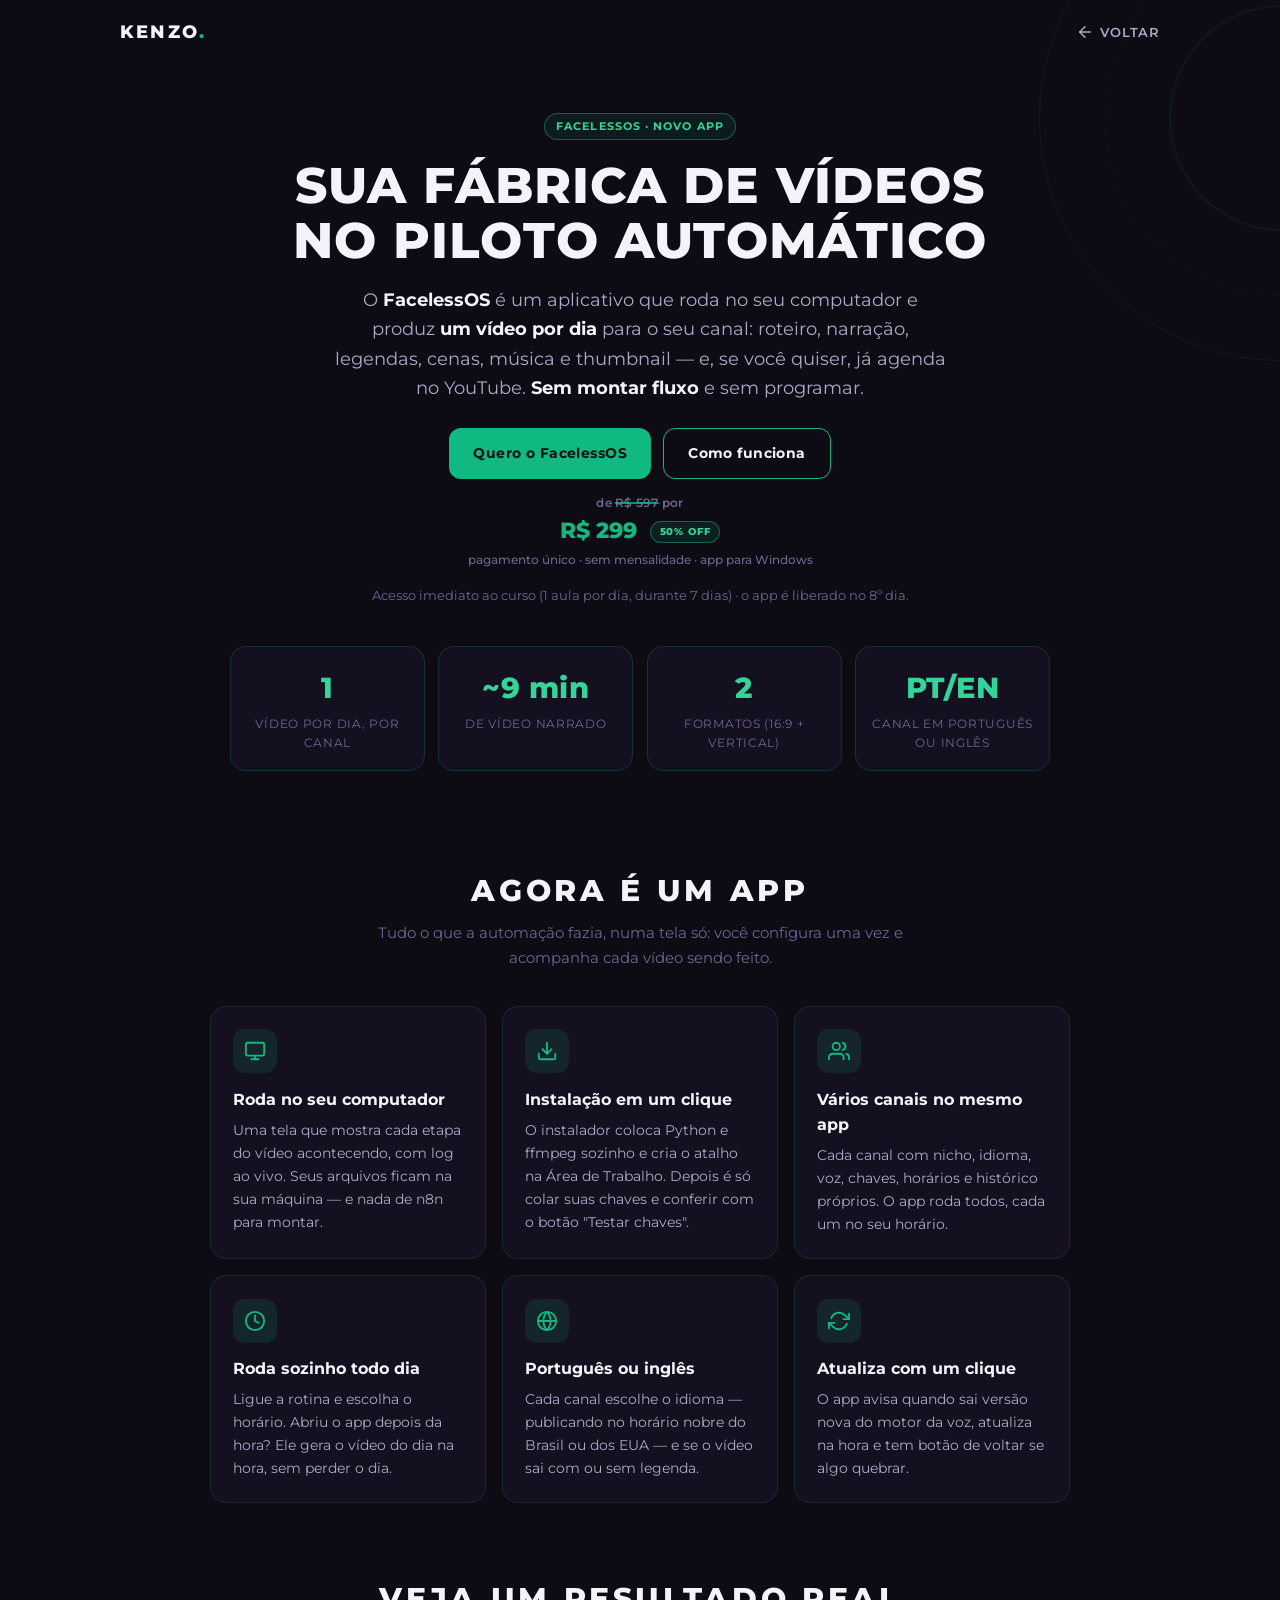
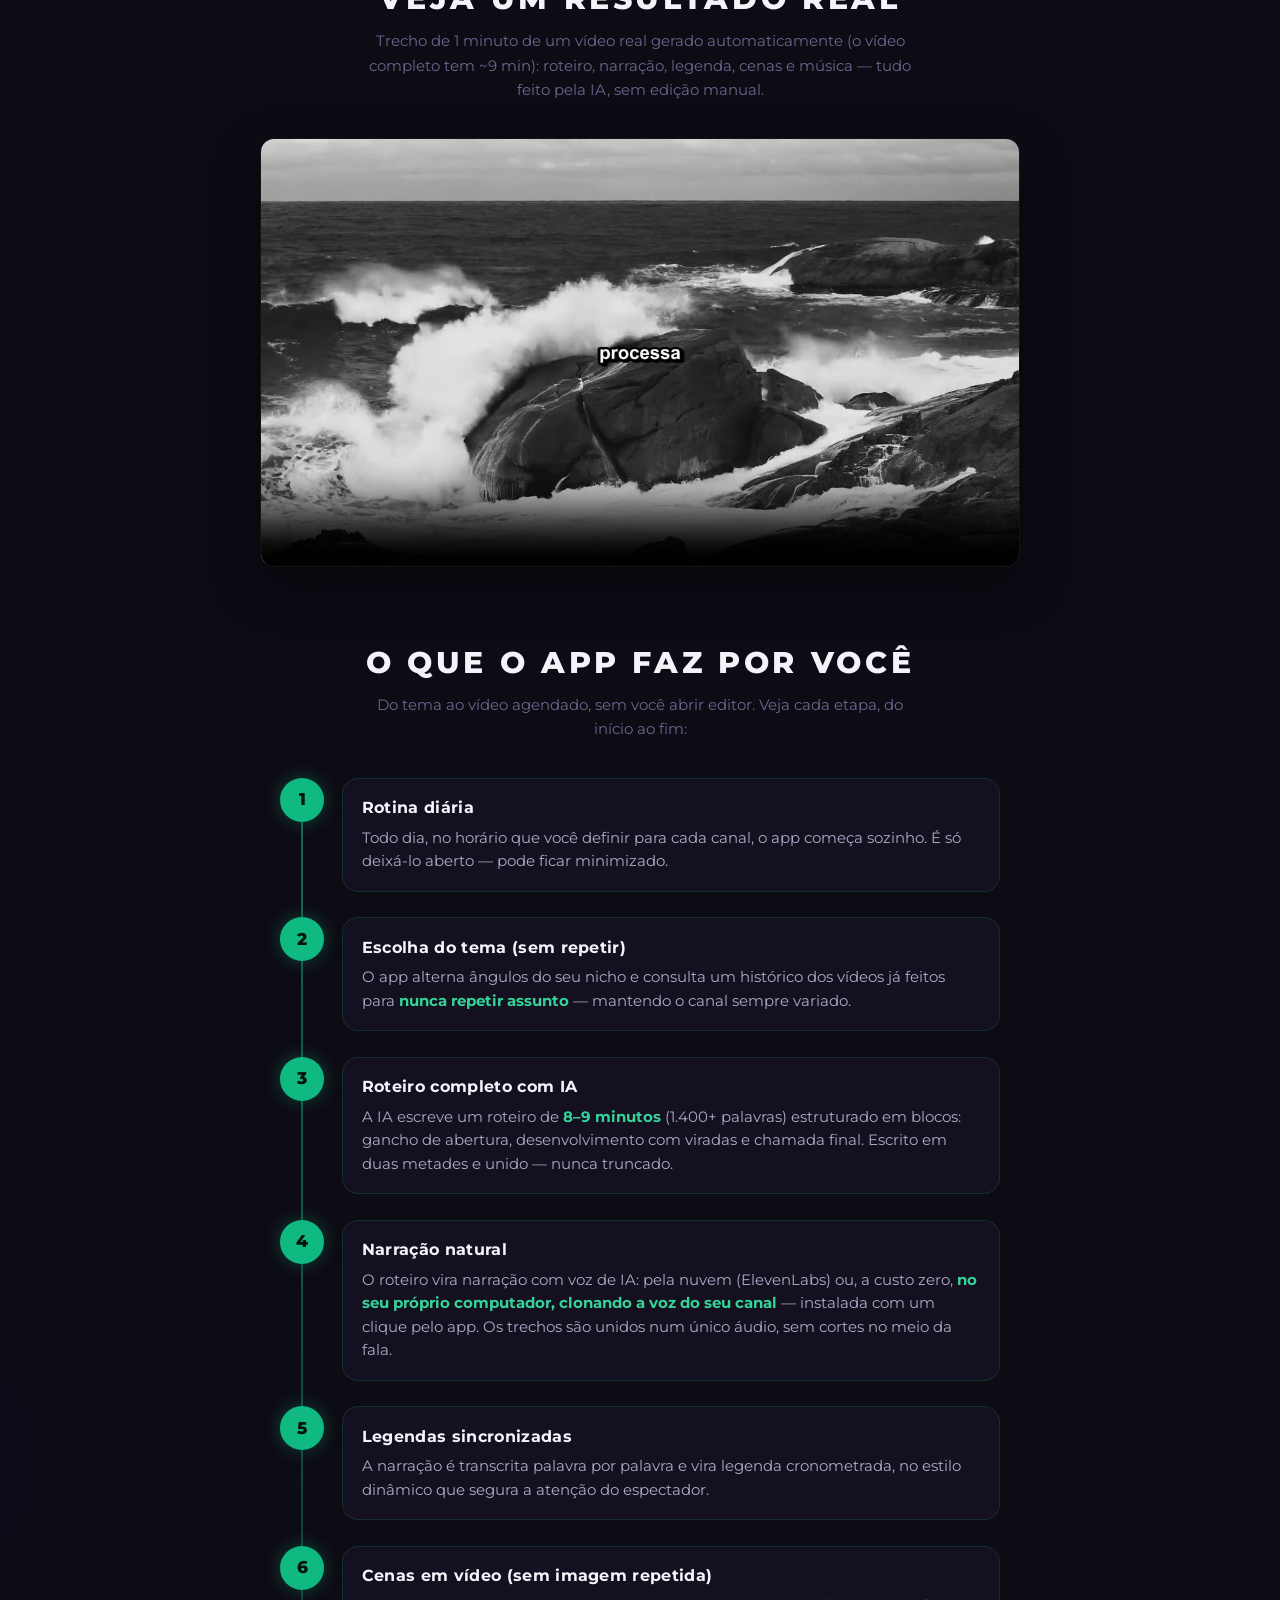
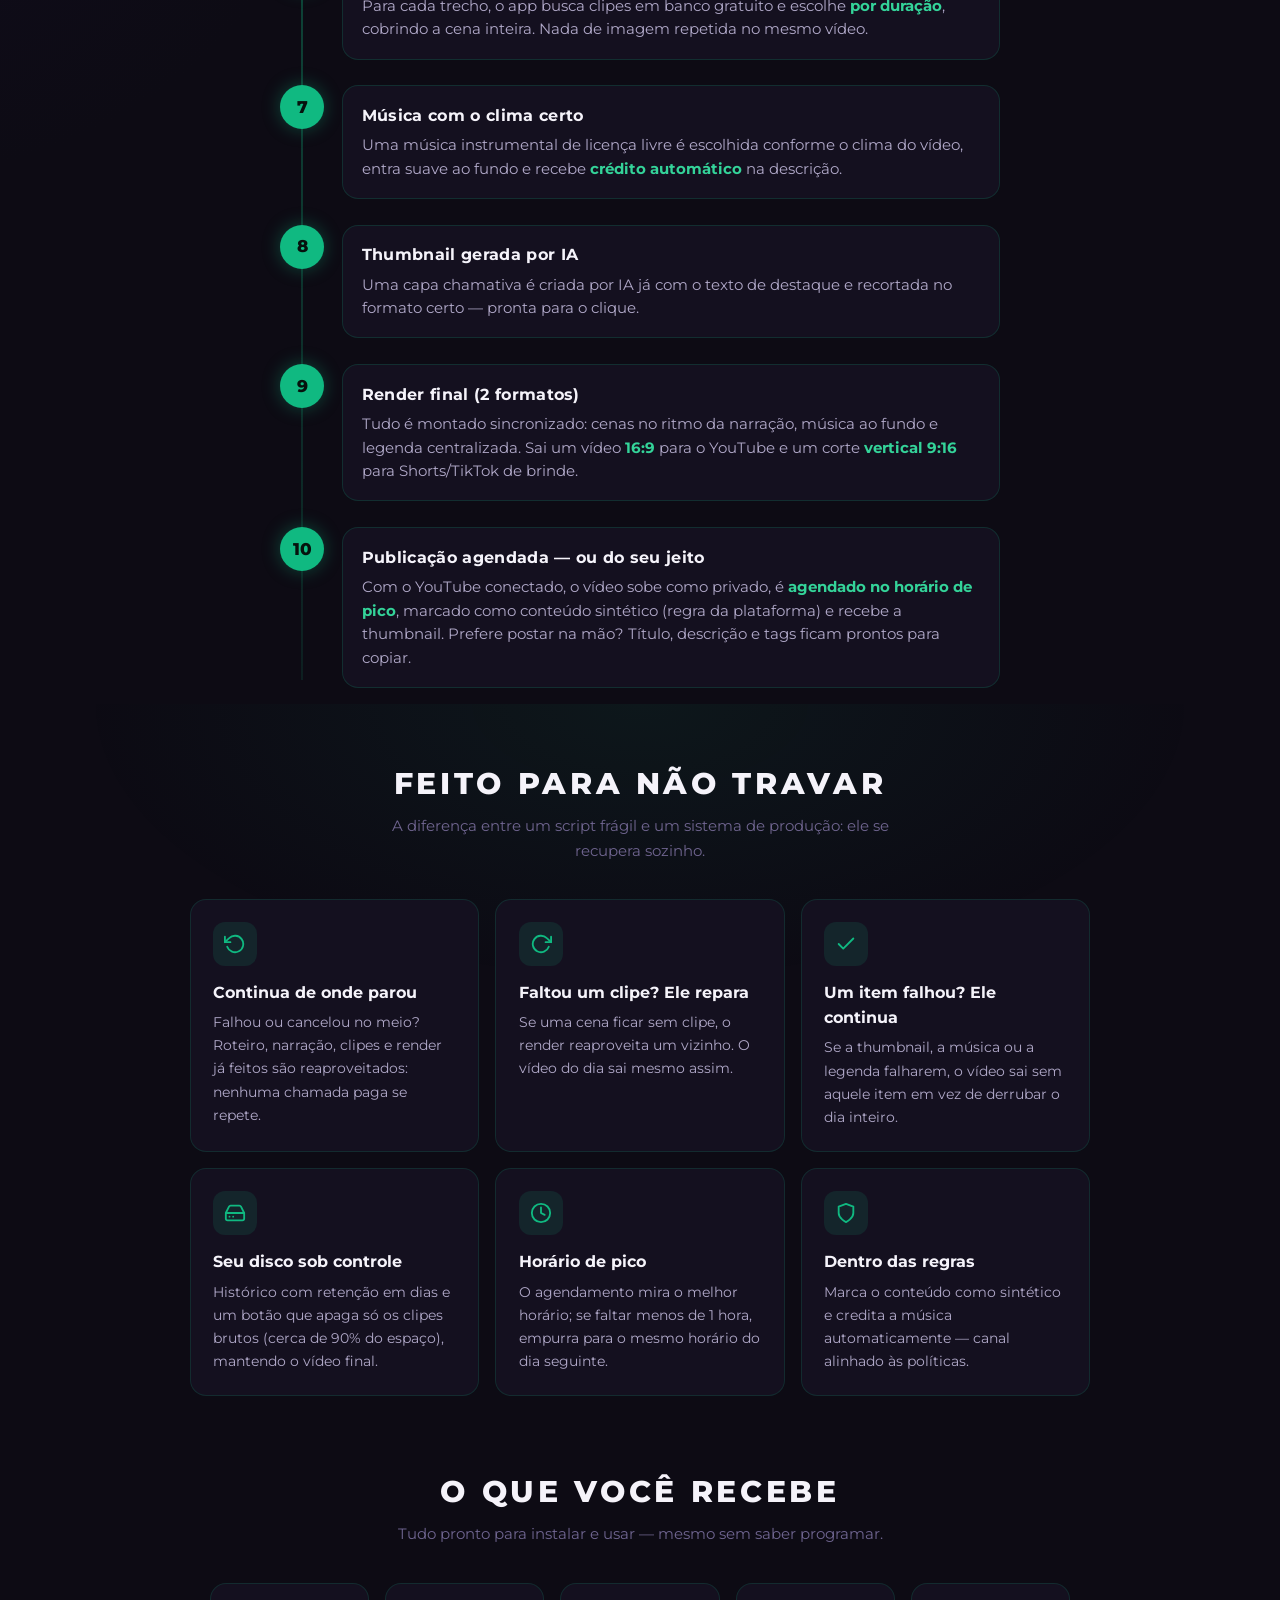
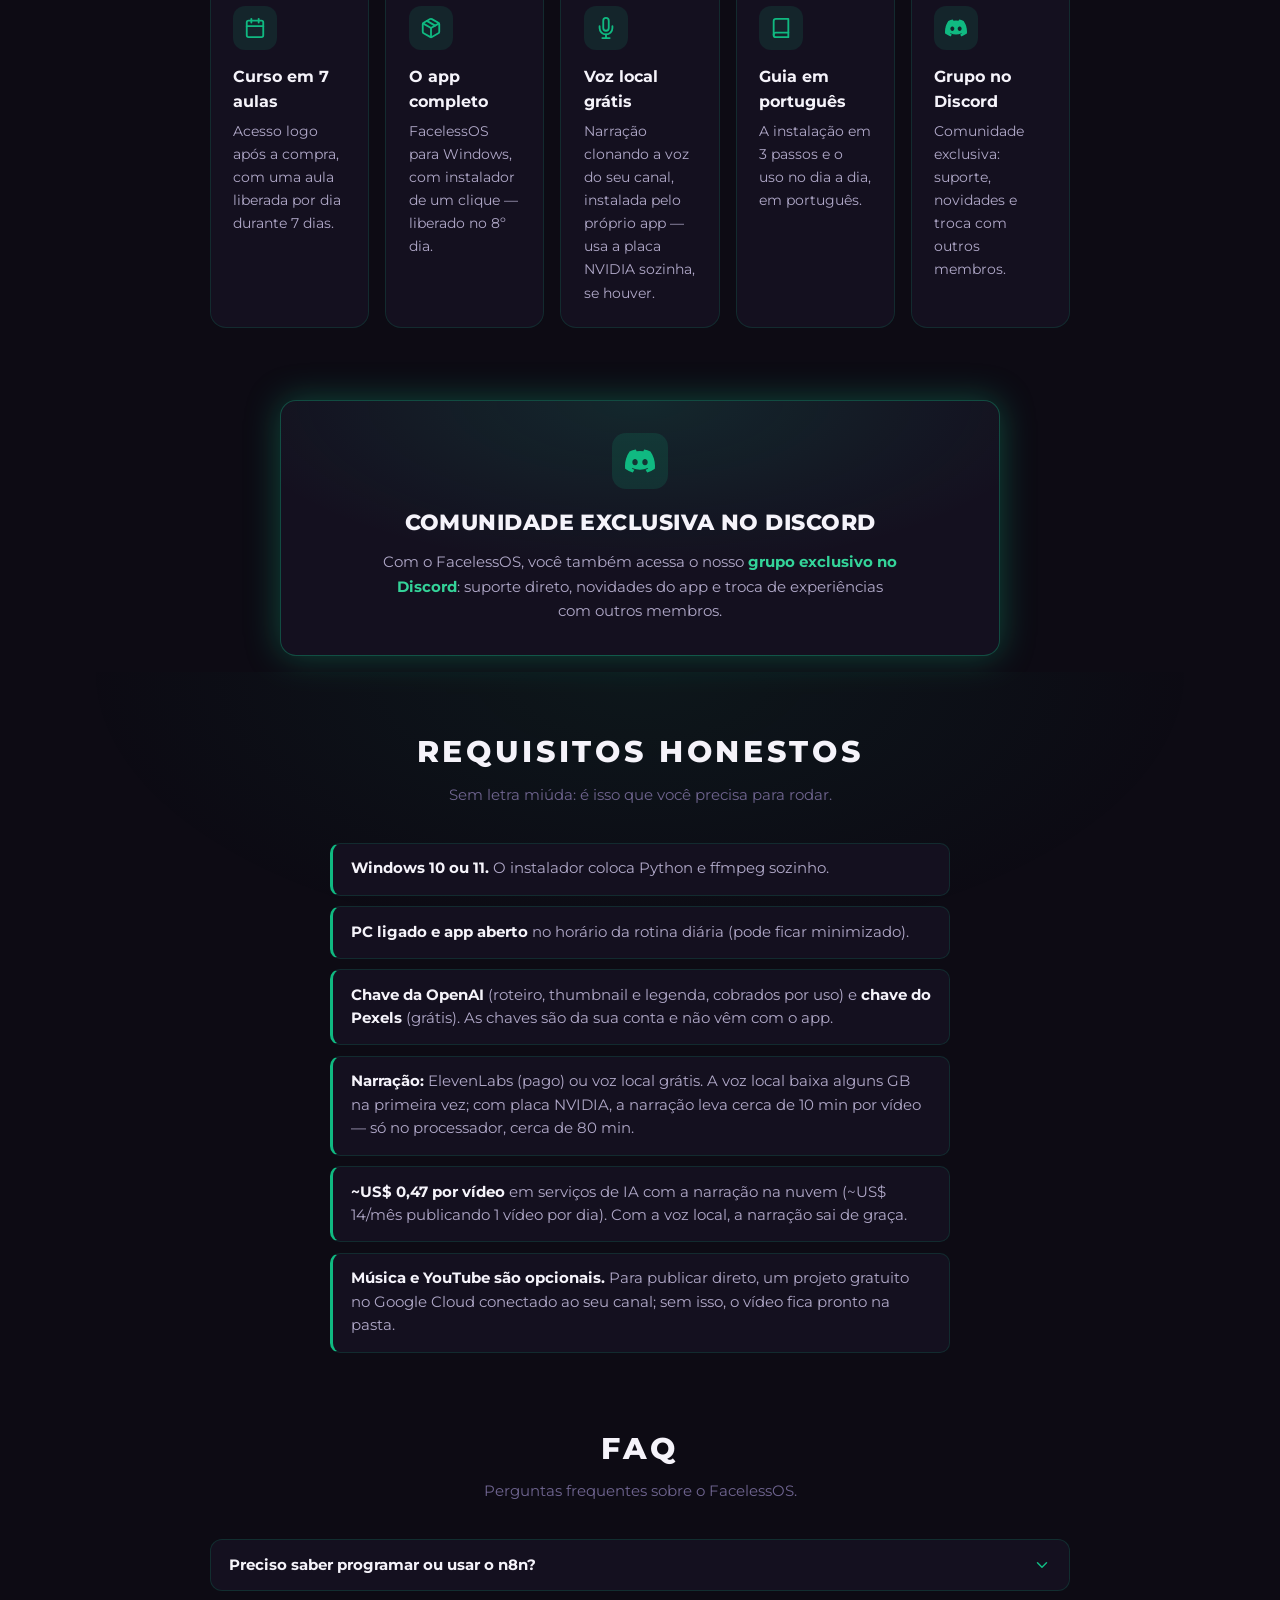
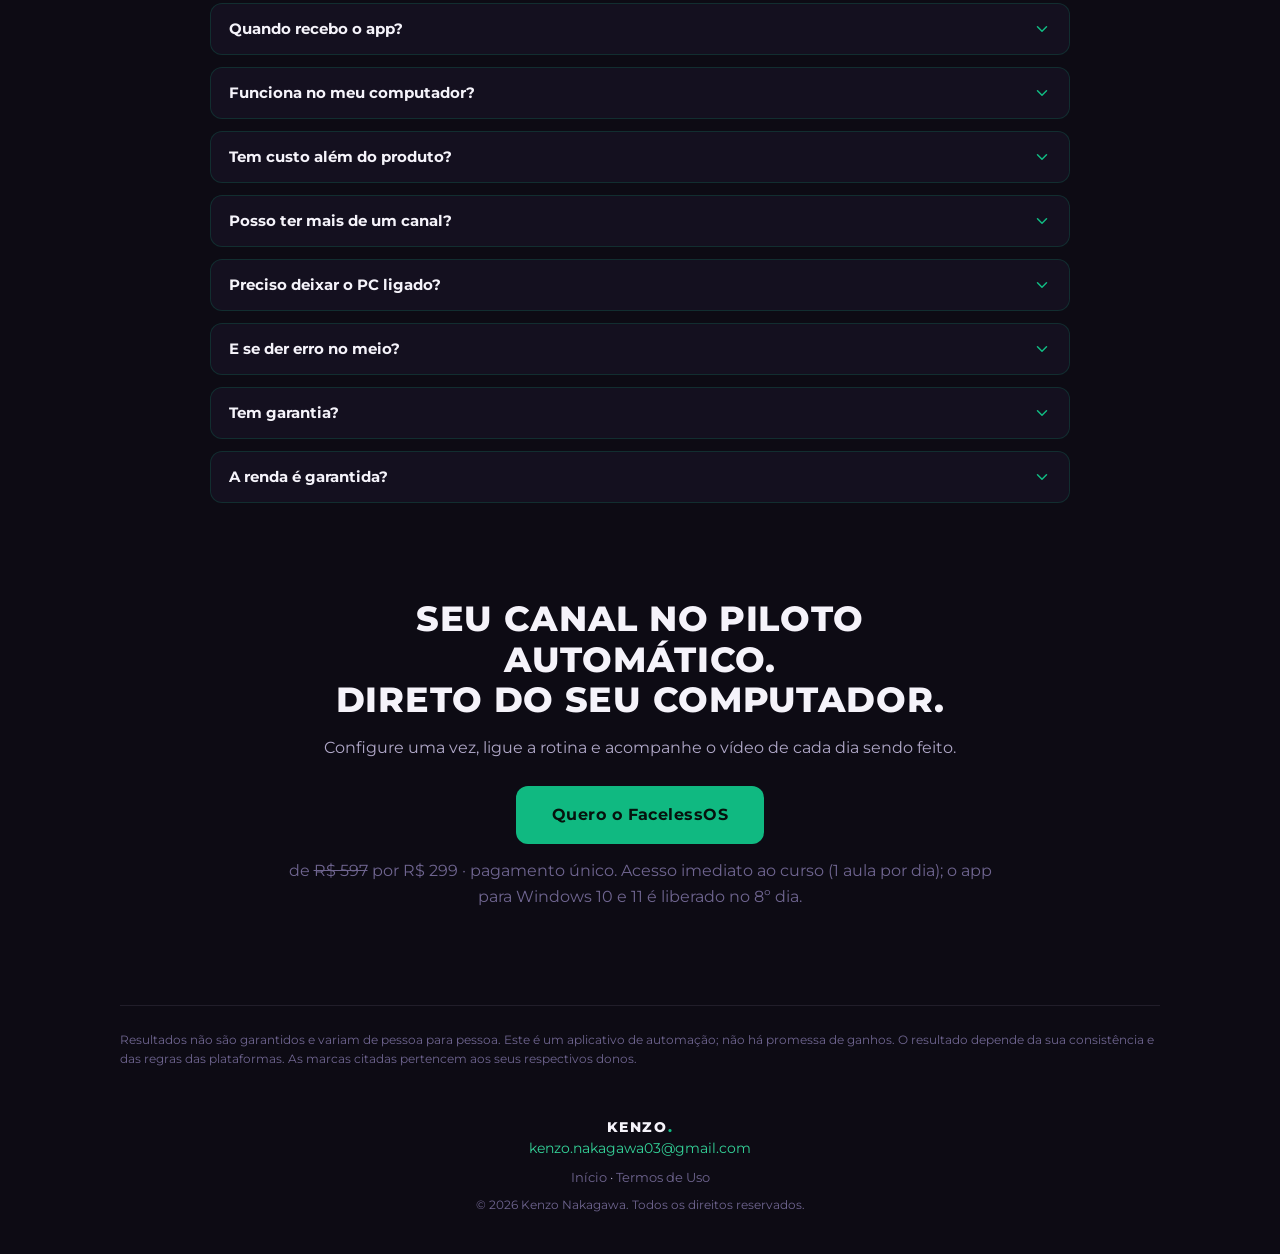
<file: automacao-de-videos.html>
<!DOCTYPE html>
<html lang="pt-BR">
<head>
  <meta charset="UTF-8">
  <meta name="viewport" content="width=device-width, initial-scale=1.0">
  <title>FacelessOS — sua fábrica de vídeos com IA, no seu computador | Kenzo Nakagawa</title>

  <meta name="description" content="FacelessOS é um app para Windows que produz 1 vídeo por dia para o seu canal: roteiro, narração, legendas, cenas, música, thumbnail e agendamento no YouTube. Vários canais, em português ou inglês, com voz local grátis.">
  <meta name="author" content="Kenzo Nakagawa">

  <meta property="og:type" content="website">
  <meta property="og:title" content="FacelessOS — sua fábrica de vídeos com IA, no seu computador">
  <meta property="og:description" content="Roteiro, narração, legendas, cenas, música e thumbnail no piloto automático, num app que roda no seu computador. Veja como funciona.">
  <meta property="og:image" content="https://nakagawakenzoo.github.io/assets/og-cover.jpg">
  <meta property="og:url" content="https://nakagawakenzoo.github.io/automacao-de-videos.html">
  <meta name="twitter:card" content="summary_large_image">
  <link rel="canonical" href="https://nakagawakenzoo.github.io/automacao-de-videos.html">

  <link rel="icon" type="image/svg+xml" href="assets/favicon.svg">

  <link rel="preconnect" href="https://fonts.googleapis.com">
  <link rel="preconnect" href="https://fonts.gstatic.com" crossorigin>
  <link href="https://fonts.googleapis.com/css2?family=Montserrat:wght@400;500;600;700;800&display=swap" rel="stylesheet">

  <link rel="stylesheet" href="styles.css">
  <link rel="stylesheet" href="produto.css">

  <!-- Analytics (GoatCounter — sem cookies, LGPD-friendly). Descomentar após criar a conta (ver index.html). -->
  <!-- <script data-goatcounter="https://kenzonakagawa.goatcounter.com/count" async src="https://gc.zgo.at/count.js"></script> -->
</head>
<body class="page-video">

  <a class="skip-link" href="#como-funciona">Pular para o conteúdo</a>

  <div class="rings" aria-hidden="true">
    <svg class="rings-svg rings-top" viewBox="0 0 600 600" fill="none">
      <circle cx="300" cy="300" r="120" stroke="currentColor" stroke-width="1.5"/>
      <circle cx="300" cy="300" r="190" stroke="currentColor" stroke-width="1" stroke-dasharray="6 14"/>
      <circle cx="300" cy="300" r="260" stroke="currentColor" stroke-width="1"/>
    </svg>
  </div>

  <!-- ============ HEADER ============ -->
  <header class="header" id="header">
    <nav class="header-inner" aria-label="Navegação principal">
      <a class="brand" href="index.html">KENZO<span class="brand-accent">.</span></a>
      <a class="back-link" href="index.html#produtos">
        <svg viewBox="0 0 24 24" fill="none" stroke="currentColor" stroke-width="2" stroke-linecap="round" stroke-linejoin="round" aria-hidden="true"><line x1="19" y1="12" x2="5" y2="12"/><polyline points="12 19 5 12 12 5"/></svg>
        <span>Voltar</span>
      </a>
    </nav>
  </header>

  <main>

    <!-- ============ HERO ============ -->
    <section class="v-hero">
      <span class="badge">FacelessOS · Novo app</span>
      <h1 class="v-hero-title">Sua fábrica de vídeos<br>no piloto automático</h1>
      <p class="v-hero-sub">O <strong>FacelessOS</strong> é um aplicativo que roda no seu computador e produz <strong>um vídeo por dia</strong> para o seu canal: roteiro, narração, legendas, cenas, música e thumbnail — e, se você quiser, já agenda no YouTube. <strong>Sem montar fluxo</strong> e sem programar.</p>
      <div class="v-hero-actions">
        <a class="btn btn-primary" href="https://pay.kiwify.com.br/Uu09KDB" target="_blank" rel="noopener">Quero o FacelessOS</a>
        <a class="btn btn-ghost" href="#como-funciona">Como funciona</a>
      </div>
      <p class="v-price"><span class="price-was">de <s>R$ 597</s> por</span>R$ 299 <span class="price-off">50% OFF</span><span class="v-price-note">pagamento único · sem mensalidade · app para Windows</span></p>
      <p class="v-cta-note">Acesso imediato ao curso (1 aula por dia, durante 7 dias) · o app é liberado no 8º dia.</p>

      <div class="v-stats">
        <div class="v-stat"><span class="v-stat-num">1</span><span class="v-stat-label">vídeo por dia, por canal</span></div>
        <div class="v-stat"><span class="v-stat-num">~9 min</span><span class="v-stat-label">de vídeo narrado</span></div>
        <div class="v-stat"><span class="v-stat-num">2</span><span class="v-stat-label">formatos (16:9 + vertical)</span></div>
        <div class="v-stat"><span class="v-stat-num">PT/EN</span><span class="v-stat-label">canal em português ou inglês</span></div>
      </div>
    </section>

    <!-- ============ AGORA É UM APP ============ -->
    <section class="v-section" id="app">
      <div class="v-section-head">
        <h2 class="section-title">Agora é um app</h2>
        <p class="section-sub">Tudo o que a automação fazia, numa tela só: você configura uma vez e acompanha cada vídeo sendo feito.</p>
      </div>
      <div class="v-grid">
        <div class="v-feature">
          <div class="v-feature-ic" aria-hidden="true"><svg viewBox="0 0 24 24" fill="none" stroke="currentColor" stroke-width="2" stroke-linecap="round" stroke-linejoin="round"><rect x="2" y="3" width="20" height="14" rx="2"/><line x1="8" y1="21" x2="16" y2="21"/><line x1="12" y1="17" x2="12" y2="21"/></svg></div>
          <h3>Roda no seu computador</h3>
          <p>Uma tela que mostra cada etapa do vídeo acontecendo, com log ao vivo. Seus arquivos ficam na sua máquina — e nada de n8n para montar.</p>
        </div>
        <div class="v-feature">
          <div class="v-feature-ic" aria-hidden="true"><svg viewBox="0 0 24 24" fill="none" stroke="currentColor" stroke-width="2" stroke-linecap="round" stroke-linejoin="round"><path d="M21 15v4a2 2 0 0 1-2 2H5a2 2 0 0 1-2-2v-4"/><polyline points="7 10 12 15 17 10"/><line x1="12" y1="15" x2="12" y2="3"/></svg></div>
          <h3>Instalação em um clique</h3>
          <p>O instalador coloca Python e ffmpeg sozinho e cria o atalho na Área de Trabalho. Depois é só colar suas chaves e conferir com o botão "Testar chaves".</p>
        </div>
        <div class="v-feature">
          <div class="v-feature-ic" aria-hidden="true"><svg viewBox="0 0 24 24" fill="none" stroke="currentColor" stroke-width="2" stroke-linecap="round" stroke-linejoin="round"><path d="M17 21v-2a4 4 0 0 0-4-4H5a4 4 0 0 0-4 4v2"/><circle cx="9" cy="7" r="4"/><path d="M23 21v-2a4 4 0 0 0-3-3.87"/><path d="M16 3.13a4 4 0 0 1 0 7.75"/></svg></div>
          <h3>Vários canais no mesmo app</h3>
          <p>Cada canal com nicho, idioma, voz, chaves, horários e histórico próprios. O app roda todos, cada um no seu horário.</p>
        </div>
        <div class="v-feature">
          <div class="v-feature-ic" aria-hidden="true"><svg viewBox="0 0 24 24" fill="none" stroke="currentColor" stroke-width="2" stroke-linecap="round" stroke-linejoin="round"><circle cx="12" cy="12" r="10"/><polyline points="12 6 12 12 16 14"/></svg></div>
          <h3>Roda sozinho todo dia</h3>
          <p>Ligue a rotina e escolha o horário. Abriu o app depois da hora? Ele gera o vídeo do dia na hora, sem perder o dia.</p>
        </div>
        <div class="v-feature">
          <div class="v-feature-ic" aria-hidden="true"><svg viewBox="0 0 24 24" fill="none" stroke="currentColor" stroke-width="2" stroke-linecap="round" stroke-linejoin="round"><circle cx="12" cy="12" r="10"/><line x1="2" y1="12" x2="22" y2="12"/><path d="M12 2a15.3 15.3 0 0 1 4 10 15.3 15.3 0 0 1-4 10 15.3 15.3 0 0 1-4-10 15.3 15.3 0 0 1 4-10z"/></svg></div>
          <h3>Português ou inglês</h3>
          <p>Cada canal escolhe o idioma — publicando no horário nobre do Brasil ou dos EUA — e se o vídeo sai com ou sem legenda.</p>
        </div>
        <div class="v-feature">
          <div class="v-feature-ic" aria-hidden="true"><svg viewBox="0 0 24 24" fill="none" stroke="currentColor" stroke-width="2" stroke-linecap="round" stroke-linejoin="round"><polyline points="23 4 23 10 17 10"/><polyline points="1 20 1 14 7 14"/><path d="M3.51 9a9 9 0 0 1 14.85-3.36L23 10M1 14l4.64 4.36A9 9 0 0 0 20.49 15"/></svg></div>
          <h3>Atualiza com um clique</h3>
          <p>O app avisa quando sai versão nova do motor da voz, atualiza na hora e tem botão de voltar se algo quebrar.</p>
        </div>
      </div>
    </section>

    <!-- ============ EXEMPLO REAL ============ -->
    <section class="v-section" id="exemplo">
      <div class="v-section-head">
        <h2 class="section-title">Veja um resultado real</h2>
        <p class="section-sub">Trecho de 1 minuto de um vídeo real gerado automaticamente (o vídeo completo tem ~9 min): roteiro, narração, legenda, cenas e música — tudo feito pela IA, sem edição manual.</p>
      </div>
      <div class="v-exemplo v-exemplo-wide">
        <video controls preload="metadata" playsinline poster="assets/exemplo-videos-poster.jpg">
          <source src="assets/exemplo-videos.mp4" type="video/mp4">
          Seu navegador não suporta vídeo HTML5.
        </video>
      </div>
    </section>

    <!-- ============ COMO FUNCIONA (timeline) ============ -->
    <section class="v-section" id="como-funciona">
      <div class="v-section-head">
        <h2 class="section-title">O que o app faz por você</h2>
        <p class="section-sub">Do tema ao vídeo agendado, sem você abrir editor. Veja cada etapa, do início ao fim:</p>
      </div>

      <ol class="timeline">
        <li class="tl-item">
          <div class="tl-marker"><span>1</span></div>
          <div class="tl-body">
            <h3>Rotina diária</h3>
            <p>Todo dia, no horário que você definir para cada canal, o app começa sozinho. É só deixá-lo aberto — pode ficar minimizado.</p>
          </div>
        </li>
        <li class="tl-item">
          <div class="tl-marker"><span>2</span></div>
          <div class="tl-body">
            <h3>Escolha do tema (sem repetir)</h3>
            <p>O app alterna ângulos do seu nicho e consulta um histórico dos vídeos já feitos para <strong>nunca repetir assunto</strong> — mantendo o canal sempre variado.</p>
          </div>
        </li>
        <li class="tl-item">
          <div class="tl-marker"><span>3</span></div>
          <div class="tl-body">
            <h3>Roteiro completo com IA</h3>
            <p>A IA escreve um roteiro de <strong>8–9 minutos</strong> (1.400+ palavras) estruturado em blocos: gancho de abertura, desenvolvimento com viradas e chamada final. Escrito em duas metades e unido — nunca truncado.</p>
          </div>
        </li>
        <li class="tl-item">
          <div class="tl-marker"><span>4</span></div>
          <div class="tl-body">
            <h3>Narração natural</h3>
            <p>O roteiro vira narração com voz de IA: pela nuvem (ElevenLabs) ou, a custo zero, <strong>no seu próprio computador, clonando a voz do seu canal</strong> — instalada com um clique pelo app. Os trechos são unidos num único áudio, sem cortes no meio da fala.</p>
          </div>
        </li>
        <li class="tl-item">
          <div class="tl-marker"><span>5</span></div>
          <div class="tl-body">
            <h3>Legendas sincronizadas</h3>
            <p>A narração é transcrita palavra por palavra e vira legenda cronometrada, no estilo dinâmico que segura a atenção do espectador.</p>
          </div>
        </li>
        <li class="tl-item">
          <div class="tl-marker"><span>6</span></div>
          <div class="tl-body">
            <h3>Cenas em vídeo (sem imagem repetida)</h3>
            <p>Para cada trecho, o app busca clipes em banco gratuito e escolhe <strong>por duração</strong>, cobrindo a cena inteira. Nada de imagem repetida no mesmo vídeo.</p>
          </div>
        </li>
        <li class="tl-item">
          <div class="tl-marker"><span>7</span></div>
          <div class="tl-body">
            <h3>Música com o clima certo</h3>
            <p>Uma música instrumental de licença livre é escolhida conforme o clima do vídeo, entra suave ao fundo e recebe <strong>crédito automático</strong> na descrição.</p>
          </div>
        </li>
        <li class="tl-item">
          <div class="tl-marker"><span>8</span></div>
          <div class="tl-body">
            <h3>Thumbnail gerada por IA</h3>
            <p>Uma capa chamativa é criada por IA já com o texto de destaque e recortada no formato certo — pronta para o clique.</p>
          </div>
        </li>
        <li class="tl-item">
          <div class="tl-marker"><span>9</span></div>
          <div class="tl-body">
            <h3>Render final (2 formatos)</h3>
            <p>Tudo é montado sincronizado: cenas no ritmo da narração, música ao fundo e legenda centralizada. Sai um vídeo <strong>16:9</strong> para o YouTube e um corte <strong>vertical 9:16</strong> para Shorts/TikTok de brinde.</p>
          </div>
        </li>
        <li class="tl-item">
          <div class="tl-marker"><span>10</span></div>
          <div class="tl-body">
            <h3>Publicação agendada — ou do seu jeito</h3>
            <p>Com o YouTube conectado, o vídeo sobe como privado, é <strong>agendado no horário de pico</strong>, marcado como conteúdo sintético (regra da plataforma) e recebe a thumbnail. Prefere postar na mão? Título, descrição e tags ficam prontos para copiar.</p>
          </div>
        </li>
      </ol>
    </section>

    <!-- ============ ROBUSTEZ ============ -->
    <section class="v-section v-section-alt">
      <div class="v-section-head">
        <h2 class="section-title">Feito para não travar</h2>
        <p class="section-sub">A diferença entre um script frágil e um sistema de produção: ele se recupera sozinho.</p>
      </div>

      <div class="v-grid">
        <div class="v-feature">
          <div class="v-feature-ic" aria-hidden="true"><svg viewBox="0 0 24 24" fill="none" stroke="currentColor" stroke-width="2" stroke-linecap="round" stroke-linejoin="round"><polyline points="1 4 1 10 7 10"/><path d="M3.51 15a9 9 0 1 0 2.13-9.36L1 10"/></svg></div>
          <h3>Continua de onde parou</h3>
          <p>Falhou ou cancelou no meio? Roteiro, narração, clipes e render já feitos são reaproveitados: nenhuma chamada paga se repete.</p>
        </div>
        <div class="v-feature">
          <div class="v-feature-ic" aria-hidden="true"><svg viewBox="0 0 24 24" fill="none" stroke="currentColor" stroke-width="2" stroke-linecap="round" stroke-linejoin="round"><path d="M23 4v6h-6"/><path d="M20.49 15a9 9 0 1 1-2.12-9.36L23 10"/></svg></div>
          <h3>Faltou um clipe? Ele repara</h3>
          <p>Se uma cena ficar sem clipe, o render reaproveita um vizinho. O vídeo do dia sai mesmo assim.</p>
        </div>
        <div class="v-feature">
          <div class="v-feature-ic" aria-hidden="true"><svg viewBox="0 0 24 24" fill="none" stroke="currentColor" stroke-width="2" stroke-linecap="round" stroke-linejoin="round"><polyline points="20 6 9 17 4 12"/></svg></div>
          <h3>Um item falhou? Ele continua</h3>
          <p>Se a thumbnail, a música ou a legenda falharem, o vídeo sai sem aquele item em vez de derrubar o dia inteiro.</p>
        </div>
        <div class="v-feature">
          <div class="v-feature-ic" aria-hidden="true"><svg viewBox="0 0 24 24" fill="none" stroke="currentColor" stroke-width="2" stroke-linecap="round" stroke-linejoin="round"><line x1="22" y1="12" x2="2" y2="12"/><path d="M5.45 5.11 2 12v6a2 2 0 0 0 2 2h16a2 2 0 0 0 2-2v-6l-3.45-6.89A2 2 0 0 0 16.76 4H7.24a2 2 0 0 0-1.79 1.11z"/><line x1="6" y1="16" x2="6.01" y2="16"/><line x1="10" y1="16" x2="10.01" y2="16"/></svg></div>
          <h3>Seu disco sob controle</h3>
          <p>Histórico com retenção em dias e um botão que apaga só os clipes brutos (cerca de 90% do espaço), mantendo o vídeo final.</p>
        </div>
        <div class="v-feature">
          <div class="v-feature-ic" aria-hidden="true"><svg viewBox="0 0 24 24" fill="none" stroke="currentColor" stroke-width="2" stroke-linecap="round" stroke-linejoin="round"><circle cx="12" cy="12" r="10"/><path d="M12 6v6l4 2"/></svg></div>
          <h3>Horário de pico</h3>
          <p>O agendamento mira o melhor horário; se faltar menos de 1 hora, empurra para o mesmo horário do dia seguinte.</p>
        </div>
        <div class="v-feature">
          <div class="v-feature-ic" aria-hidden="true"><svg viewBox="0 0 24 24" fill="none" stroke="currentColor" stroke-width="2" stroke-linecap="round" stroke-linejoin="round"><path d="M12 22s8-4 8-10V5l-8-3-8 3v7c0 6 8 10 8 10z"/></svg></div>
          <h3>Dentro das regras</h3>
          <p>Marca o conteúdo como sintético e credita a música automaticamente — canal alinhado às políticas.</p>
        </div>
      </div>
    </section>

    <!-- ============ INCLUÍDO ============ -->
    <section class="v-section">
      <div class="v-section-head">
        <h2 class="section-title">O que você recebe</h2>
        <p class="section-sub">Tudo pronto para instalar e usar — mesmo sem saber programar.</p>
      </div>

      <div class="v-grid v-grid-4">
        <div class="v-deliver">
          <div class="v-feature-ic" aria-hidden="true"><svg viewBox="0 0 24 24" fill="none" stroke="currentColor" stroke-width="2" stroke-linecap="round" stroke-linejoin="round"><rect x="3" y="4" width="18" height="18" rx="2"/><line x1="16" y1="2" x2="16" y2="6"/><line x1="8" y1="2" x2="8" y2="6"/><line x1="3" y1="10" x2="21" y2="10"/></svg></div>
          <h3>Curso em 7 aulas</h3>
          <p>Acesso logo após a compra, com uma aula liberada por dia durante 7 dias.</p>
        </div>
        <div class="v-deliver">
          <div class="v-feature-ic" aria-hidden="true"><svg viewBox="0 0 24 24" fill="none" stroke="currentColor" stroke-width="2" stroke-linecap="round" stroke-linejoin="round"><line x1="16.5" y1="9.4" x2="7.5" y2="4.21"/><path d="M21 16V8a2 2 0 0 0-1-1.73l-7-4a2 2 0 0 0-2 0l-7 4A2 2 0 0 0 3 8v8a2 2 0 0 0 1 1.73l7 4a2 2 0 0 0 2 0l7-4A2 2 0 0 0 21 16z"/><polyline points="3.27 6.96 12 12.01 20.73 6.96"/><line x1="12" y1="22.08" x2="12" y2="12"/></svg></div>
          <h3>O app completo</h3>
          <p>FacelessOS para Windows, com instalador de um clique — liberado no 8º dia.</p>
        </div>
        <div class="v-deliver">
          <div class="v-feature-ic" aria-hidden="true"><svg viewBox="0 0 24 24" fill="none" stroke="currentColor" stroke-width="2" stroke-linecap="round" stroke-linejoin="round"><path d="M12 1a3 3 0 0 0-3 3v8a3 3 0 0 0 6 0V4a3 3 0 0 0-3-3z"/><path d="M19 10v2a7 7 0 0 1-14 0v-2"/><line x1="12" y1="19" x2="12" y2="23"/><line x1="8" y1="23" x2="16" y2="23"/></svg></div>
          <h3>Voz local grátis</h3>
          <p>Narração clonando a voz do seu canal, instalada pelo próprio app — usa a placa NVIDIA sozinha, se houver.</p>
        </div>
        <div class="v-deliver">
          <div class="v-feature-ic" aria-hidden="true"><svg viewBox="0 0 24 24" fill="none" stroke="currentColor" stroke-width="2" stroke-linecap="round" stroke-linejoin="round"><path d="M4 19.5A2.5 2.5 0 0 1 6.5 17H20"/><path d="M6.5 2H20v20H6.5A2.5 2.5 0 0 1 4 19.5v-15A2.5 2.5 0 0 1 6.5 2z"/></svg></div>
          <h3>Guia em português</h3>
          <p>A instalação em 3 passos e o uso no dia a dia, em português.</p>
        </div>
        <div class="v-deliver">
          <div class="v-feature-ic" aria-hidden="true"><svg viewBox="0 0 24 24" fill="currentColor"><path d="M20.317 4.369a19.79 19.79 0 0 0-4.885-1.515a.074.074 0 0 0-.079.037c-.21.375-.444.864-.608 1.25a18.27 18.27 0 0 0-5.487 0a12.64 12.64 0 0 0-.617-1.25a.077.077 0 0 0-.079-.037A19.736 19.736 0 0 0 3.677 4.37a.07.07 0 0 0-.032.027C.533 9.046-.32 13.58.099 18.057a.082.082 0 0 0 .031.057a19.9 19.9 0 0 0 5.993 3.03a.078.078 0 0 0 .084-.028a14.09 14.09 0 0 0 1.226-1.994a.076.076 0 0 0-.041-.106a13.1 13.1 0 0 1-1.872-.892a.077.077 0 0 1-.008-.128a10.2 10.2 0 0 0 .372-.292a.074.074 0 0 1 .077-.01c3.928 1.793 8.18 1.793 12.062 0a.074.074 0 0 1 .078.009c.12.098.246.198.373.292a.077.077 0 0 1-.006.127a12.3 12.3 0 0 1-1.873.892a.077.077 0 0 0-.041.107c.36.698.772 1.362 1.225 1.993a.076.076 0 0 0 .084.028a19.84 19.84 0 0 0 6.002-3.03a.077.077 0 0 0 .032-.054c.5-5.177-.838-9.674-3.549-13.66a.061.061 0 0 0-.031-.03zM8.02 15.331c-1.183 0-2.157-1.085-2.157-2.419c0-1.333.956-2.419 2.157-2.419c1.21 0 2.176 1.096 2.157 2.42c0 1.333-.956 2.418-2.157 2.418zm7.975 0c-1.183 0-2.157-1.085-2.157-2.419c0-1.333.955-2.419 2.157-2.419c1.21 0 2.176 1.096 2.157 2.42c0 1.333-.946 2.418-2.157 2.418z"/></svg></div>
          <h3>Grupo no Discord</h3>
          <p>Comunidade exclusiva: suporte, novidades e troca com outros membros.</p>
        </div>
      </div>
    </section>

    <!-- ============ COMUNIDADE (DISCORD) ============ -->
    <section class="v-section">
      <div class="v-community">
        <div class="v-community-ic" aria-hidden="true">
          <svg viewBox="0 0 24 24" fill="currentColor"><path d="M20.317 4.369a19.79 19.79 0 0 0-4.885-1.515a.074.074 0 0 0-.079.037c-.21.375-.444.864-.608 1.25a18.27 18.27 0 0 0-5.487 0a12.64 12.64 0 0 0-.617-1.25a.077.077 0 0 0-.079-.037A19.736 19.736 0 0 0 3.677 4.37a.07.07 0 0 0-.032.027C.533 9.046-.32 13.58.099 18.057a.082.082 0 0 0 .031.057a19.9 19.9 0 0 0 5.993 3.03a.078.078 0 0 0 .084-.028a14.09 14.09 0 0 0 1.226-1.994a.076.076 0 0 0-.041-.106a13.1 13.1 0 0 1-1.872-.892a.077.077 0 0 1-.008-.128a10.2 10.2 0 0 0 .372-.292a.074.074 0 0 1 .077-.01c3.928 1.793 8.18 1.793 12.062 0a.074.074 0 0 1 .078.009c.12.098.246.198.373.292a.077.077 0 0 1-.006.127a12.3 12.3 0 0 1-1.873.892a.077.077 0 0 0-.041.107c.36.698.772 1.362 1.225 1.993a.076.076 0 0 0 .084.028a19.84 19.84 0 0 0 6.002-3.03a.077.077 0 0 0 .032-.054c.5-5.177-.838-9.674-3.549-13.66a.061.061 0 0 0-.031-.03zM8.02 15.331c-1.183 0-2.157-1.085-2.157-2.419c0-1.333.956-2.419 2.157-2.419c1.21 0 2.176 1.096 2.157 2.42c0 1.333-.956 2.418-2.157 2.418zm7.975 0c-1.183 0-2.157-1.085-2.157-2.419c0-1.333.955-2.419 2.157-2.419c1.21 0 2.176 1.096 2.157 2.42c0 1.333-.946 2.418-2.157 2.418z"/></svg>
        </div>
        <h3>Comunidade exclusiva no Discord</h3>
        <p>Com o FacelessOS, você também acessa o nosso <strong>grupo exclusivo no Discord</strong>: suporte direto, novidades do app e troca de experiências com outros membros.</p>
      </div>
    </section>

    <!-- ============ REQUISITOS ============ -->
    <section class="v-section v-section-alt">
      <div class="v-section-head">
        <h2 class="section-title">Requisitos honestos</h2>
        <p class="section-sub">Sem letra miúda: é isso que você precisa para rodar.</p>
      </div>
      <ul class="v-req">
        <li><strong>Windows 10 ou 11.</strong> O instalador coloca Python e ffmpeg sozinho.</li>
        <li><strong>PC ligado e app aberto</strong> no horário da rotina diária (pode ficar minimizado).</li>
        <li><strong>Chave da OpenAI</strong> (roteiro, thumbnail e legenda, cobrados por uso) e <strong>chave do Pexels</strong> (grátis). As chaves são da sua conta e não vêm com o app.</li>
        <li><strong>Narração:</strong> ElevenLabs (pago) ou voz local grátis. A voz local baixa alguns GB na primeira vez; com placa NVIDIA, a narração leva cerca de 10 min por vídeo — só no processador, cerca de 80 min.</li>
        <li><strong>~US$ 0,47 por vídeo</strong> em serviços de IA com a narração na nuvem (~US$ 14/mês publicando 1 vídeo por dia). Com a voz local, a narração sai de graça.</li>
        <li><strong>Música e YouTube são opcionais.</strong> Para publicar direto, um projeto gratuito no Google Cloud conectado ao seu canal; sem isso, o vídeo fica pronto na pasta.</li>
      </ul>
    </section>

    <!-- ============ FAQ ============ -->
    <section class="v-section" id="faq">
      <div class="v-section-head">
        <h2 class="section-title">FAQ</h2>
        <p class="section-sub">Perguntas frequentes sobre o FacelessOS.</p>
      </div>

      <div class="faq-list">
        <div class="faq-item">
          <button class="faq-question" aria-expanded="false">
            <span>Preciso saber programar ou usar o n8n?</span>
            <svg class="faq-chevron" viewBox="0 0 24 24" fill="none" stroke="currentColor" stroke-width="2" stroke-linecap="round" stroke-linejoin="round" aria-hidden="true"><polyline points="6 9 12 15 18 9"/></svg>
          </button>
          <div class="faq-answer"><p>Não. O FacelessOS é um aplicativo com instalador de um clique: você cola suas chaves nas Configurações, confere com o botão "Testar chaves" e gera o primeiro vídeo.</p></div>
        </div>
        <div class="faq-item">
          <button class="faq-question" aria-expanded="false">
            <span>Quando recebo o app?</span>
            <svg class="faq-chevron" viewBox="0 0 24 24" fill="none" stroke="currentColor" stroke-width="2" stroke-linecap="round" stroke-linejoin="round" aria-hidden="true"><polyline points="6 9 12 15 18 9"/></svg>
          </button>
          <div class="faq-answer"><p>No 8º dia. Logo após a compra você acessa o curso, com 1 aula liberada por dia durante 7 dias; o app é liberado pela Kiwify no 8º dia.</p></div>
        </div>
        <div class="faq-item">
          <button class="faq-question" aria-expanded="false">
            <span>Funciona no meu computador?</span>
            <svg class="faq-chevron" viewBox="0 0 24 24" fill="none" stroke="currentColor" stroke-width="2" stroke-linecap="round" stroke-linejoin="round" aria-hidden="true"><polyline points="6 9 12 15 18 9"/></svg>
          </button>
          <div class="faq-answer"><p>Funciona no Windows 10 e 11. A placa de vídeo NVIDIA é opcional: ela só deixa a voz local bem mais rápida.</p></div>
        </div>
        <div class="faq-item">
          <button class="faq-question" aria-expanded="false">
            <span>Tem custo além do produto?</span>
            <svg class="faq-chevron" viewBox="0 0 24 24" fill="none" stroke="currentColor" stroke-width="2" stroke-linecap="round" stroke-linejoin="round" aria-hidden="true"><polyline points="6 9 12 15 18 9"/></svg>
          </button>
          <div class="faq-answer"><p>Sim, dos serviços de IA da sua conta: cerca de US$ 0,47 por vídeo com a narração na nuvem. Com a voz local, a narração é grátis; os bancos de vídeo e música também são gratuitos.</p></div>
        </div>
        <div class="faq-item">
          <button class="faq-question" aria-expanded="false">
            <span>Posso ter mais de um canal?</span>
            <svg class="faq-chevron" viewBox="0 0 24 24" fill="none" stroke="currentColor" stroke-width="2" stroke-linecap="round" stroke-linejoin="round" aria-hidden="true"><polyline points="6 9 12 15 18 9"/></svg>
          </button>
          <div class="faq-answer"><p>Sim. Cada canal tem nicho, idioma, voz, chaves, horários e histórico próprios, e o app roda todos, cada um no seu horário.</p></div>
        </div>
        <div class="faq-item">
          <button class="faq-question" aria-expanded="false">
            <span>Preciso deixar o PC ligado?</span>
            <svg class="faq-chevron" viewBox="0 0 24 24" fill="none" stroke="currentColor" stroke-width="2" stroke-linecap="round" stroke-linejoin="round" aria-hidden="true"><polyline points="6 9 12 15 18 9"/></svg>
          </button>
          <div class="faq-answer"><p>Sim, com o app aberto no horário da rotina (pode ficar minimizado). Se você abrir o app depois do horário, ele gera o vídeo do dia na hora.</p></div>
        </div>
        <div class="faq-item">
          <button class="faq-question" aria-expanded="false">
            <span>E se der erro no meio?</span>
            <svg class="faq-chevron" viewBox="0 0 24 24" fill="none" stroke="currentColor" stroke-width="2" stroke-linecap="round" stroke-linejoin="round" aria-hidden="true"><polyline points="6 9 12 15 18 9"/></svg>
          </button>
          <div class="faq-answer"><p>O app guarda cada etapa concluída. O botão "Continuar de onde parou" reaproveita tudo que já foi feito, sem pagar a IA de novo.</p></div>
        </div>
        <div class="faq-item">
          <button class="faq-question" aria-expanded="false">
            <span>Tem garantia?</span>
            <svg class="faq-chevron" viewBox="0 0 24 24" fill="none" stroke="currentColor" stroke-width="2" stroke-linecap="round" stroke-linejoin="round" aria-hidden="true"><polyline points="6 9 12 15 18 9"/></svg>
          </button>
          <div class="faq-answer"><p>Sim, 7 dias — padrão da Kiwify.</p></div>
        </div>
        <div class="faq-item">
          <button class="faq-question" aria-expanded="false">
            <span>A renda é garantida?</span>
            <svg class="faq-chevron" viewBox="0 0 24 24" fill="none" stroke="currentColor" stroke-width="2" stroke-linecap="round" stroke-linejoin="round" aria-hidden="true"><polyline points="6 9 12 15 18 9"/></svg>
          </button>
          <div class="faq-answer"><p>Não. O resultado depende da sua consistência e das regras das plataformas.</p></div>
        </div>
      </div>
    </section>

    <!-- ============ CTA FINAL ============ -->
    <section class="v-cta">
      <h2>Seu canal no piloto automático.<br>Direto do seu computador.</h2>
      <p>Configure uma vez, ligue a rotina e acompanhe o vídeo de cada dia sendo feito.</p>
      <a class="btn btn-primary btn-lg" href="https://pay.kiwify.com.br/Uu09KDB" target="_blank" rel="noopener">Quero o FacelessOS</a>
      <p class="v-cta-note">de <s>R$ 597</s> por R$ 299 · pagamento único. Acesso imediato ao curso (1 aula por dia); o app para Windows 10 e 11 é liberado no 8º dia.</p>
    </section>

    <section class="disclaimer">
      <p>Resultados não são garantidos e variam de pessoa para pessoa. Este é um aplicativo de automação; não há promessa de ganhos. O resultado depende da sua consistência e das regras das plataformas. As marcas citadas pertencem aos seus respectivos donos.</p>
    </section>

  </main>

  <footer class="footer">
    <p class="footer-brand">KENZO<span class="brand-accent">.</span></p>
    <p><a href="mailto:kenzo.nakagawa03@gmail.com">kenzo.nakagawa03@gmail.com</a></p>
    <p class="footer-links"><a href="index.html">Início</a> · <a href="termos.html">Termos de Uso</a></p>
    <p class="footer-copy">© <span id="year"></span> Kenzo Nakagawa. Todos os direitos reservados.</p>
  </footer>

  <script src="script.js"></script>
</body>
</html>
</file>
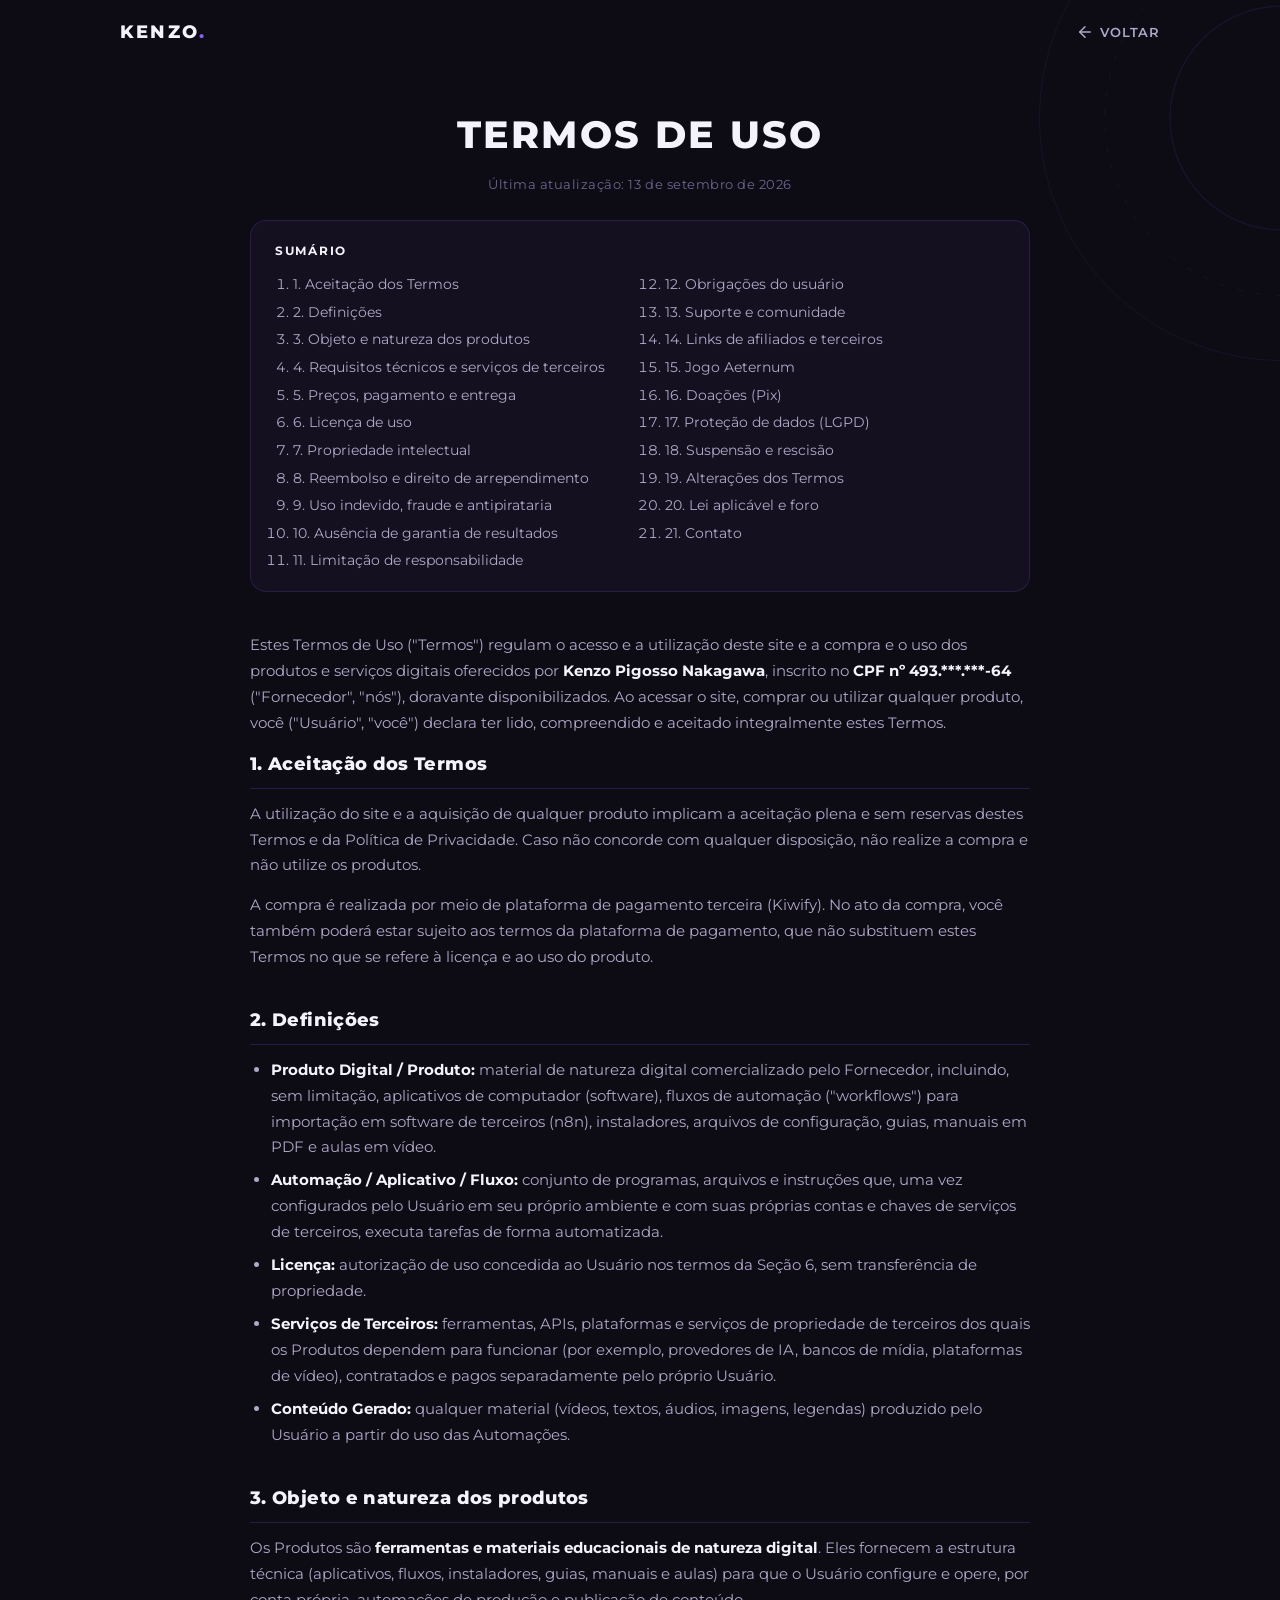
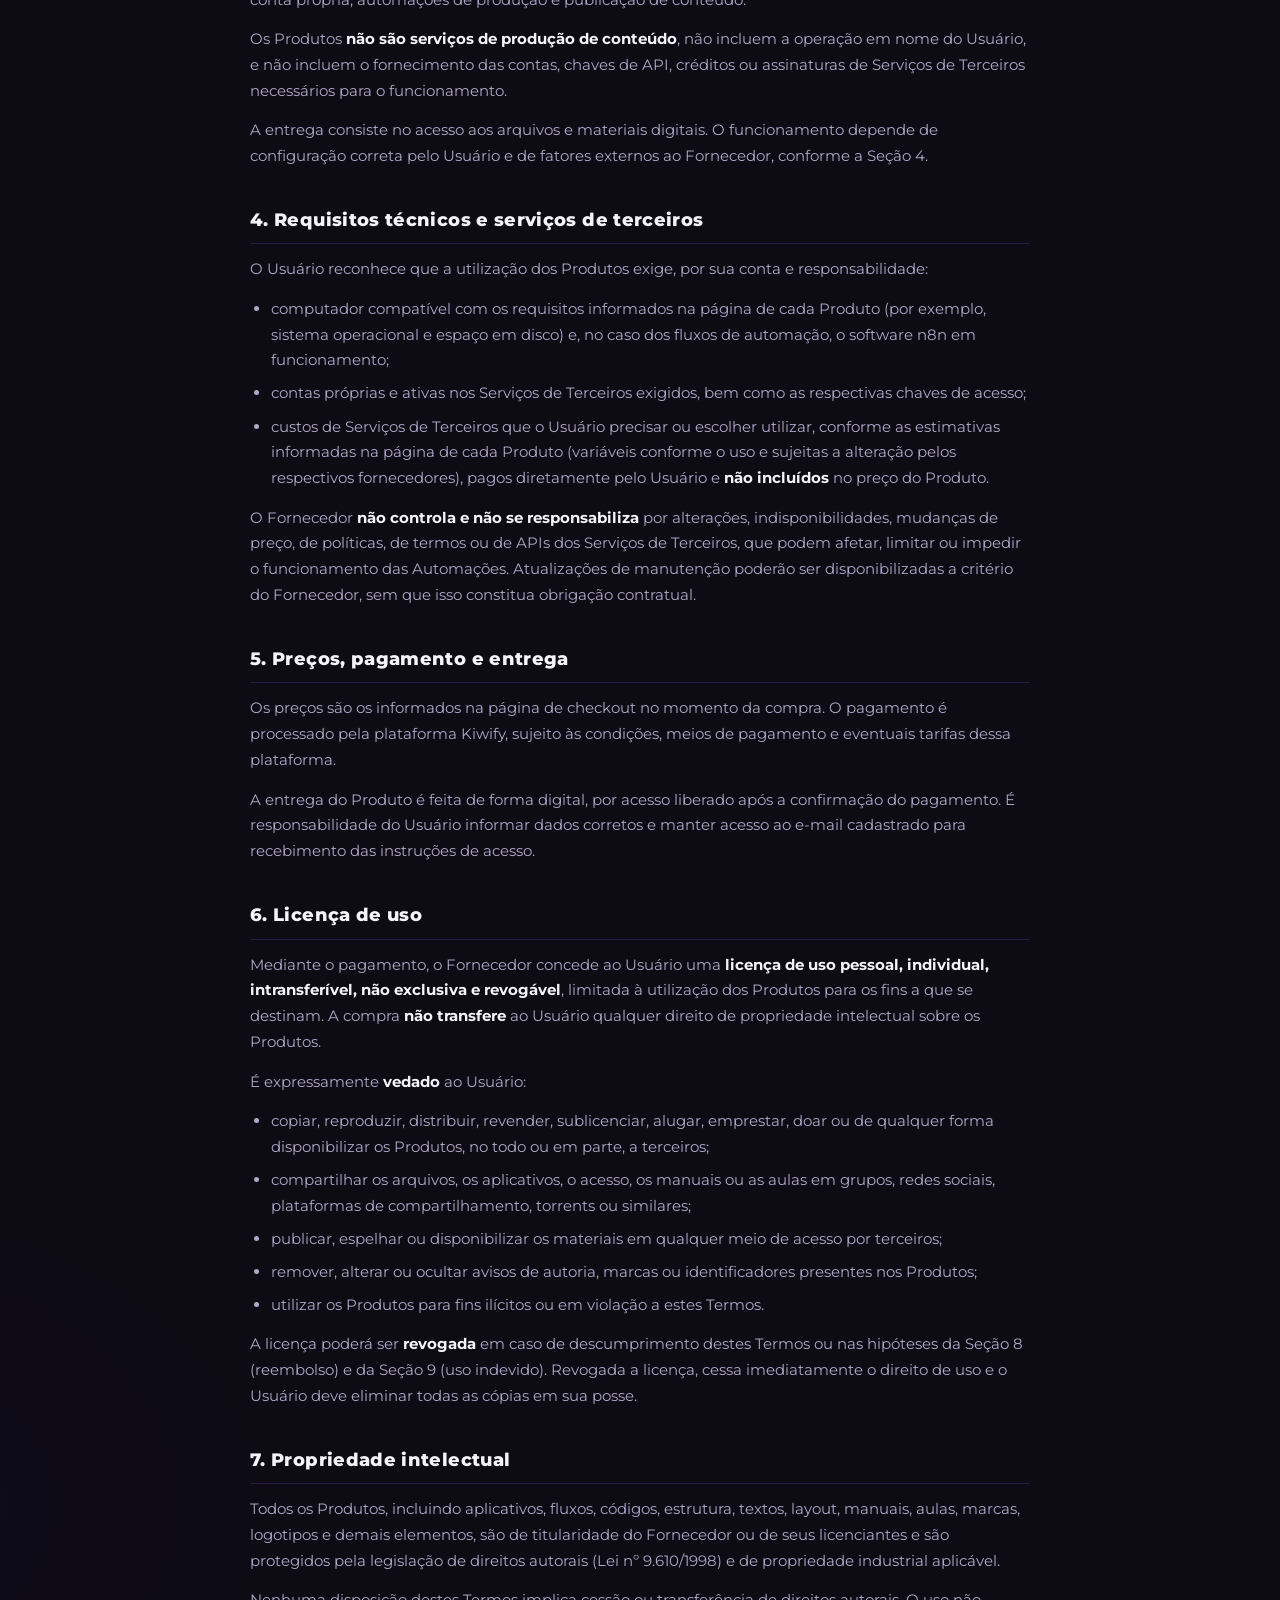
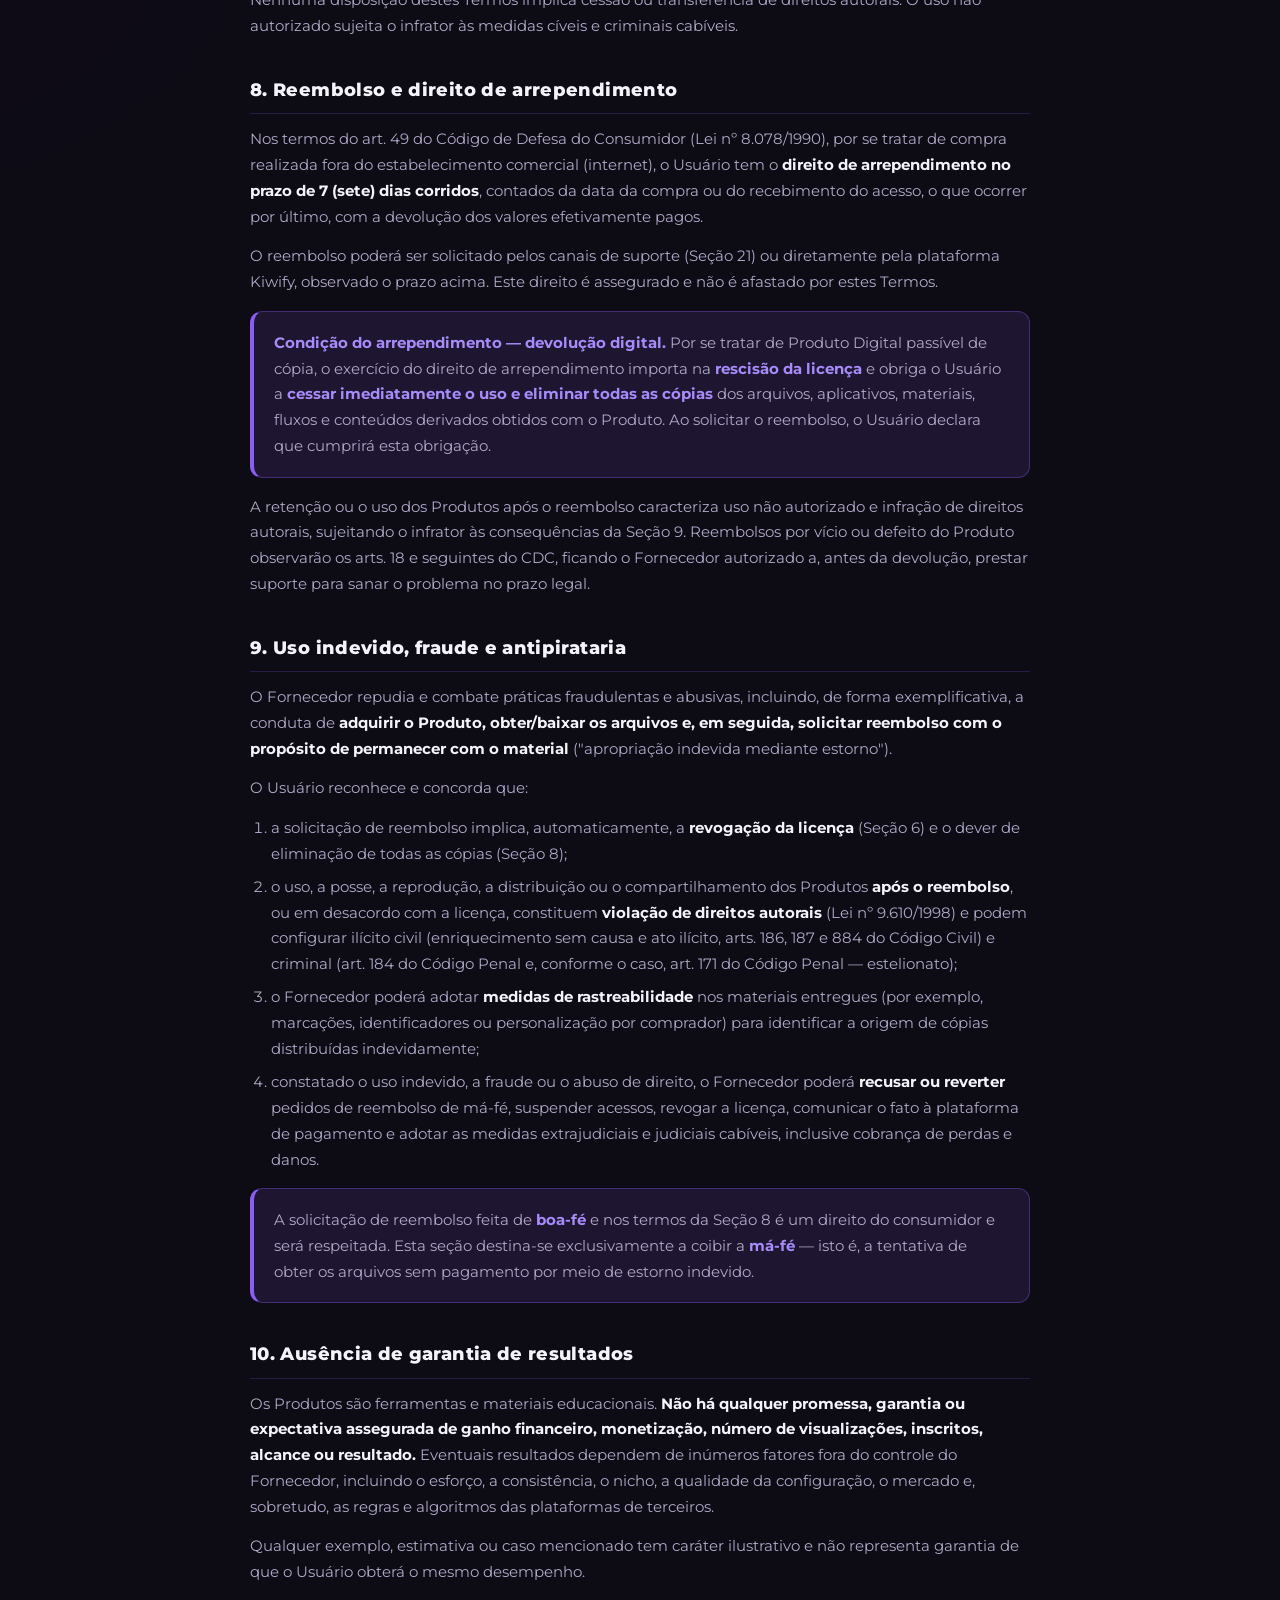
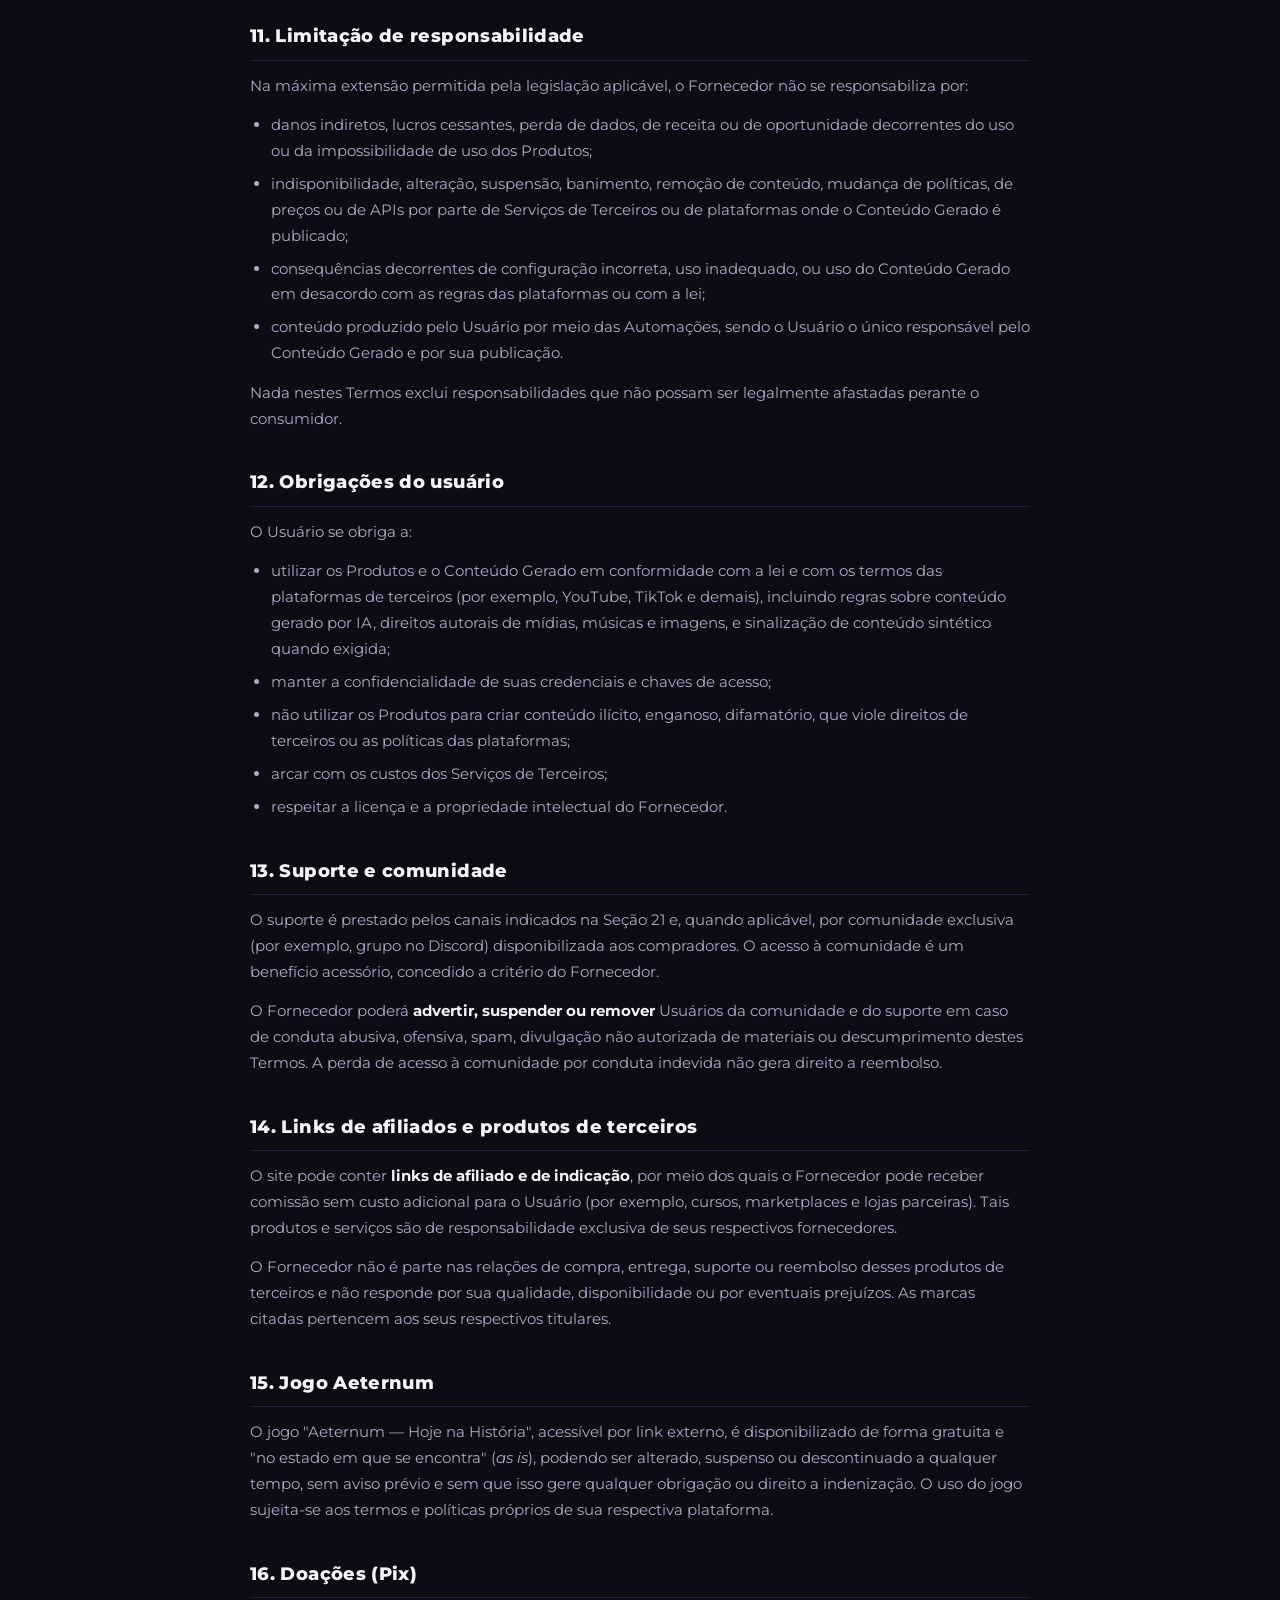
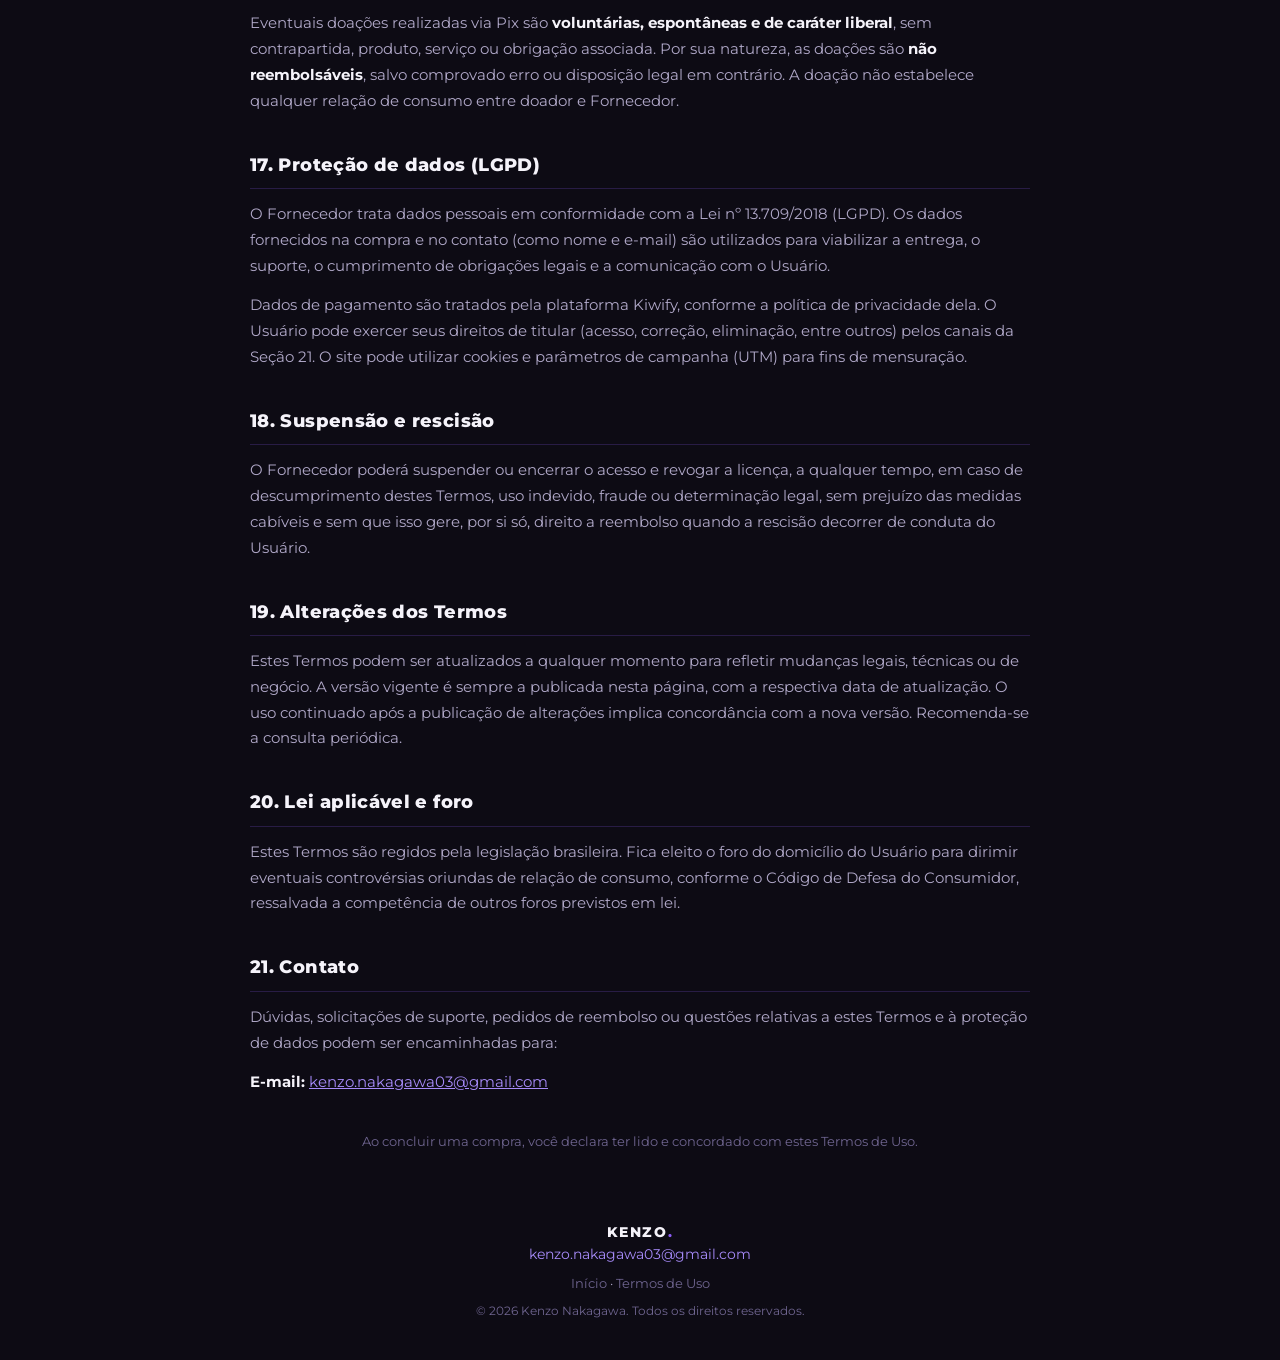
<file: termos.html>
<!DOCTYPE html>
<!--
  AVISO AO PROPRIETÁRIO (não aparece para o público):
  Esta é uma MINUTA de Termos de Uso gerada como ponto de partida — não é parecer jurídico.
  No Brasil o CDC (Lei 8.078/90) é de ordem pública: cláusulas que neguem por completo o
  direito de arrependimento de 7 dias (art. 49) podem ser consideradas ABUSIVAS e nulas.
  Antes de confiar neste documento, faça um advogado revisar.
  Identificação: nome preenchido; CPF exibido MASCARADO por privacidade (493.***.***-64).
  A identificação completa do titular ocorre no checkout/contrato da Kiwify.
  Se abrir MEI/CNPJ, substituir a identificação do Fornecedor pelo CNPJ.
-->
<html lang="pt-BR">
<head>
  <meta charset="UTF-8">
  <meta name="viewport" content="width=device-width, initial-scale=1.0">
  <title>Termos de Uso | Kenzo Nakagawa</title>
  <meta name="description" content="Termos de Uso, política de reembolso e licença de uso dos produtos digitais de Kenzo Nakagawa.">
  <meta name="robots" content="index, follow">

  <meta property="og:type" content="website">
  <meta property="og:title" content="Termos de Uso | Kenzo Nakagawa">
  <meta property="og:description" content="Termos de Uso, política de reembolso e licença de uso dos produtos digitais de Kenzo Nakagawa.">
  <meta property="og:image" content="https://nakagawakenzoo.github.io/assets/og-cover.jpg">
  <meta property="og:url" content="https://nakagawakenzoo.github.io/termos.html">
  <meta name="twitter:card" content="summary_large_image">
  <link rel="canonical" href="https://nakagawakenzoo.github.io/termos.html">

  <link rel="icon" type="image/svg+xml" href="assets/favicon.svg">

  <link rel="preconnect" href="https://fonts.googleapis.com">
  <link rel="preconnect" href="https://fonts.gstatic.com" crossorigin>
  <link href="https://fonts.googleapis.com/css2?family=Montserrat:wght@400;500;600;700;800&display=swap" rel="stylesheet">

  <link rel="stylesheet" href="styles.css">
  <link rel="stylesheet" href="legal.css">

  <!-- Analytics (GoatCounter — sem cookies, LGPD-friendly). Descomentar após criar a conta (ver index.html). -->
  <!-- <script data-goatcounter="https://kenzonakagawa.goatcounter.com/count" async src="https://gc.zgo.at/count.js"></script> -->
</head>
<body>

  <a class="skip-link" href="#conteudo">Pular para o conteúdo</a>

  <div class="rings" aria-hidden="true">
    <svg class="rings-svg rings-top" viewBox="0 0 600 600" fill="none">
      <circle cx="300" cy="300" r="120" stroke="currentColor" stroke-width="1.5"/>
      <circle cx="300" cy="300" r="190" stroke="currentColor" stroke-width="1" stroke-dasharray="6 14"/>
      <circle cx="300" cy="300" r="260" stroke="currentColor" stroke-width="1"/>
    </svg>
  </div>

  <header class="header" id="header">
    <nav class="header-inner" aria-label="Navegação principal">
      <a class="brand" href="index.html">KENZO<span class="brand-accent">.</span></a>
      <a class="back-link" href="index.html">
        <svg viewBox="0 0 24 24" fill="none" stroke="currentColor" stroke-width="2" stroke-linecap="round" stroke-linejoin="round" aria-hidden="true"><line x1="19" y1="12" x2="5" y2="12"/><polyline points="12 19 5 12 12 5"/></svg>
        <span>Voltar</span>
      </a>
    </nav>
  </header>

  <main class="legal" id="conteudo">

    <div class="legal-header">
      <h1 class="legal-title">Termos de Uso</h1>
      <p class="legal-meta">Última atualização: 13 de setembro de 2026</p>
    </div>

    <nav class="legal-toc" aria-label="Sumário">
      <h2>Sumário</h2>
      <ol>
        <li><a href="#s1">1. Aceitação dos Termos</a></li>
        <li><a href="#s2">2. Definições</a></li>
        <li><a href="#s3">3. Objeto e natureza dos produtos</a></li>
        <li><a href="#s4">4. Requisitos técnicos e serviços de terceiros</a></li>
        <li><a href="#s5">5. Preços, pagamento e entrega</a></li>
        <li><a href="#s6">6. Licença de uso</a></li>
        <li><a href="#s7">7. Propriedade intelectual</a></li>
        <li><a href="#s8">8. Reembolso e direito de arrependimento</a></li>
        <li><a href="#s9">9. Uso indevido, fraude e antipirataria</a></li>
        <li><a href="#s10">10. Ausência de garantia de resultados</a></li>
        <li><a href="#s11">11. Limitação de responsabilidade</a></li>
        <li><a href="#s12">12. Obrigações do usuário</a></li>
        <li><a href="#s13">13. Suporte e comunidade</a></li>
        <li><a href="#s14">14. Links de afiliados e terceiros</a></li>
        <li><a href="#s15">15. Jogo Aeternum</a></li>
        <li><a href="#s16">16. Doações (Pix)</a></li>
        <li><a href="#s17">17. Proteção de dados (LGPD)</a></li>
        <li><a href="#s18">18. Suspensão e rescisão</a></li>
        <li><a href="#s19">19. Alterações dos Termos</a></li>
        <li><a href="#s20">20. Lei aplicável e foro</a></li>
        <li><a href="#s21">21. Contato</a></li>
      </ol>
    </nav>

    <div class="legal-body">

      <p>Estes Termos de Uso ("Termos") regulam o acesso e a utilização deste site e a compra e o uso dos produtos e serviços digitais oferecidos por <strong>Kenzo Pigosso Nakagawa</strong>, inscrito no <strong>CPF nº 493.***.***-64</strong> ("Fornecedor", "nós"), doravante disponibilizados. Ao acessar o site, comprar ou utilizar qualquer produto, você ("Usuário", "você") declara ter lido, compreendido e aceitado integralmente estes Termos.</p>

      <section id="s1">
        <h2>1. Aceitação dos Termos</h2>
        <p>A utilização do site e a aquisição de qualquer produto implicam a aceitação plena e sem reservas destes Termos e da Política de Privacidade. Caso não concorde com qualquer disposição, não realize a compra e não utilize os produtos.</p>
        <p>A compra é realizada por meio de plataforma de pagamento terceira (Kiwify). No ato da compra, você também poderá estar sujeito aos termos da plataforma de pagamento, que não substituem estes Termos no que se refere à licença e ao uso do produto.</p>
      </section>

      <section id="s2">
        <h2>2. Definições</h2>
        <ul>
          <li><strong>Produto Digital / Produto:</strong> material de natureza digital comercializado pelo Fornecedor, incluindo, sem limitação, aplicativos de computador (software), fluxos de automação ("workflows") para importação em software de terceiros (n8n), instaladores, arquivos de configuração, guias, manuais em PDF e aulas em vídeo.</li>
          <li><strong>Automação / Aplicativo / Fluxo:</strong> conjunto de programas, arquivos e instruções que, uma vez configurados pelo Usuário em seu próprio ambiente e com suas próprias contas e chaves de serviços de terceiros, executa tarefas de forma automatizada.</li>
          <li><strong>Licença:</strong> autorização de uso concedida ao Usuário nos termos da Seção 6, sem transferência de propriedade.</li>
          <li><strong>Serviços de Terceiros:</strong> ferramentas, APIs, plataformas e serviços de propriedade de terceiros dos quais os Produtos dependem para funcionar (por exemplo, provedores de IA, bancos de mídia, plataformas de vídeo), contratados e pagos separadamente pelo próprio Usuário.</li>
          <li><strong>Conteúdo Gerado:</strong> qualquer material (vídeos, textos, áudios, imagens, legendas) produzido pelo Usuário a partir do uso das Automações.</li>
        </ul>
      </section>

      <section id="s3">
        <h2>3. Objeto e natureza dos produtos</h2>
        <p>Os Produtos são <strong>ferramentas e materiais educacionais de natureza digital</strong>. Eles fornecem a estrutura técnica (aplicativos, fluxos, instaladores, guias, manuais e aulas) para que o Usuário configure e opere, por conta própria, automações de produção e publicação de conteúdo.</p>
        <p>Os Produtos <strong>não são serviços de produção de conteúdo</strong>, não incluem a operação em nome do Usuário, e não incluem o fornecimento das contas, chaves de API, créditos ou assinaturas de Serviços de Terceiros necessários para o funcionamento.</p>
        <p>A entrega consiste no acesso aos arquivos e materiais digitais. O funcionamento depende de configuração correta pelo Usuário e de fatores externos ao Fornecedor, conforme a Seção 4.</p>
      </section>

      <section id="s4">
        <h2>4. Requisitos técnicos e serviços de terceiros</h2>
        <p>O Usuário reconhece que a utilização dos Produtos exige, por sua conta e responsabilidade:</p>
        <ul>
          <li>computador compatível com os requisitos informados na página de cada Produto (por exemplo, sistema operacional e espaço em disco) e, no caso dos fluxos de automação, o software n8n em funcionamento;</li>
          <li>contas próprias e ativas nos Serviços de Terceiros exigidos, bem como as respectivas chaves de acesso;</li>
          <li>custos de Serviços de Terceiros que o Usuário precisar ou escolher utilizar, conforme as estimativas informadas na página de cada Produto (variáveis conforme o uso e sujeitas a alteração pelos respectivos fornecedores), pagos diretamente pelo Usuário e <strong>não incluídos</strong> no preço do Produto.</li>
        </ul>
        <p>O Fornecedor <strong>não controla e não se responsabiliza</strong> por alterações, indisponibilidades, mudanças de preço, de políticas, de termos ou de APIs dos Serviços de Terceiros, que podem afetar, limitar ou impedir o funcionamento das Automações. Atualizações de manutenção poderão ser disponibilizadas a critério do Fornecedor, sem que isso constitua obrigação contratual.</p>
      </section>

      <section id="s5">
        <h2>5. Preços, pagamento e entrega</h2>
        <p>Os preços são os informados na página de checkout no momento da compra. O pagamento é processado pela plataforma Kiwify, sujeito às condições, meios de pagamento e eventuais tarifas dessa plataforma.</p>
        <p>A entrega do Produto é feita de forma digital, por acesso liberado após a confirmação do pagamento. É responsabilidade do Usuário informar dados corretos e manter acesso ao e-mail cadastrado para recebimento das instruções de acesso.</p>
      </section>

      <section id="s6">
        <h2>6. Licença de uso</h2>
        <p>Mediante o pagamento, o Fornecedor concede ao Usuário uma <strong>licença de uso pessoal, individual, intransferível, não exclusiva e revogável</strong>, limitada à utilização dos Produtos para os fins a que se destinam. A compra <strong>não transfere</strong> ao Usuário qualquer direito de propriedade intelectual sobre os Produtos.</p>
        <p>É expressamente <strong>vedado</strong> ao Usuário:</p>
        <ul>
          <li>copiar, reproduzir, distribuir, revender, sublicenciar, alugar, emprestar, doar ou de qualquer forma disponibilizar os Produtos, no todo ou em parte, a terceiros;</li>
          <li>compartilhar os arquivos, os aplicativos, o acesso, os manuais ou as aulas em grupos, redes sociais, plataformas de compartilhamento, torrents ou similares;</li>
          <li>publicar, espelhar ou disponibilizar os materiais em qualquer meio de acesso por terceiros;</li>
          <li>remover, alterar ou ocultar avisos de autoria, marcas ou identificadores presentes nos Produtos;</li>
          <li>utilizar os Produtos para fins ilícitos ou em violação a estes Termos.</li>
        </ul>
        <p>A licença poderá ser <strong>revogada</strong> em caso de descumprimento destes Termos ou nas hipóteses da Seção 8 (reembolso) e da Seção 9 (uso indevido). Revogada a licença, cessa imediatamente o direito de uso e o Usuário deve eliminar todas as cópias em sua posse.</p>
      </section>

      <section id="s7">
        <h2>7. Propriedade intelectual</h2>
        <p>Todos os Produtos, incluindo aplicativos, fluxos, códigos, estrutura, textos, layout, manuais, aulas, marcas, logotipos e demais elementos, são de titularidade do Fornecedor ou de seus licenciantes e são protegidos pela legislação de direitos autorais (Lei nº 9.610/1998) e de propriedade industrial aplicável.</p>
        <p>Nenhuma disposição destes Termos implica cessão ou transferência de direitos autorais. O uso não autorizado sujeita o infrator às medidas cíveis e criminais cabíveis.</p>
      </section>

      <section id="s8">
        <h2>8. Reembolso e direito de arrependimento</h2>
        <p>Nos termos do art. 49 do Código de Defesa do Consumidor (Lei nº 8.078/1990), por se tratar de compra realizada fora do estabelecimento comercial (internet), o Usuário tem o <strong>direito de arrependimento no prazo de 7 (sete) dias corridos</strong>, contados da data da compra ou do recebimento do acesso, o que ocorrer por último, com a devolução dos valores efetivamente pagos.</p>
        <p>O reembolso poderá ser solicitado pelos canais de suporte (Seção 21) ou diretamente pela plataforma Kiwify, observado o prazo acima. Este direito é assegurado e não é afastado por estes Termos.</p>
        <div class="legal-callout">
          <p><strong>Condição do arrependimento — devolução digital.</strong> Por se tratar de Produto Digital passível de cópia, o exercício do direito de arrependimento importa na <strong>rescisão da licença</strong> e obriga o Usuário a <strong>cessar imediatamente o uso e eliminar todas as cópias</strong> dos arquivos, aplicativos, materiais, fluxos e conteúdos derivados obtidos com o Produto. Ao solicitar o reembolso, o Usuário declara que cumprirá esta obrigação.</p>
        </div>
        <p>A retenção ou o uso dos Produtos após o reembolso caracteriza uso não autorizado e infração de direitos autorais, sujeitando o infrator às consequências da Seção 9. Reembolsos por vício ou defeito do Produto observarão os arts. 18 e seguintes do CDC, ficando o Fornecedor autorizado a, antes da devolução, prestar suporte para sanar o problema no prazo legal.</p>
      </section>

      <section id="s9">
        <h2>9. Uso indevido, fraude e antipirataria</h2>
        <p>O Fornecedor repudia e combate práticas fraudulentas e abusivas, incluindo, de forma exemplificativa, a conduta de <strong>adquirir o Produto, obter/baixar os arquivos e, em seguida, solicitar reembolso com o propósito de permanecer com o material</strong> ("apropriação indevida mediante estorno").</p>
        <p>O Usuário reconhece e concorda que:</p>
        <ol class="legal-list">
          <li>a solicitação de reembolso implica, automaticamente, a <strong>revogação da licença</strong> (Seção 6) e o dever de eliminação de todas as cópias (Seção 8);</li>
          <li>o uso, a posse, a reprodução, a distribuição ou o compartilhamento dos Produtos <strong>após o reembolso</strong>, ou em desacordo com a licença, constituem <strong>violação de direitos autorais</strong> (Lei nº 9.610/1998) e podem configurar ilícito civil (enriquecimento sem causa e ato ilícito, arts. 186, 187 e 884 do Código Civil) e criminal (art. 184 do Código Penal e, conforme o caso, art. 171 do Código Penal — estelionato);</li>
          <li>o Fornecedor poderá adotar <strong>medidas de rastreabilidade</strong> nos materiais entregues (por exemplo, marcações, identificadores ou personalização por comprador) para identificar a origem de cópias distribuídas indevidamente;</li>
          <li>constatado o uso indevido, a fraude ou o abuso de direito, o Fornecedor poderá <strong>recusar ou reverter</strong> pedidos de reembolso de má-fé, suspender acessos, revogar a licença, comunicar o fato à plataforma de pagamento e adotar as medidas extrajudiciais e judiciais cabíveis, inclusive cobrança de perdas e danos.</li>
        </ol>
        <div class="legal-callout">
          <p>A solicitação de reembolso feita de <strong>boa-fé</strong> e nos termos da Seção 8 é um direito do consumidor e será respeitada. Esta seção destina-se exclusivamente a coibir a <strong>má-fé</strong> — isto é, a tentativa de obter os arquivos sem pagamento por meio de estorno indevido.</p>
        </div>
      </section>

      <section id="s10">
        <h2>10. Ausência de garantia de resultados</h2>
        <p>Os Produtos são ferramentas e materiais educacionais. <strong>Não há qualquer promessa, garantia ou expectativa assegurada de ganho financeiro, monetização, número de visualizações, inscritos, alcance ou resultado.</strong> Eventuais resultados dependem de inúmeros fatores fora do controle do Fornecedor, incluindo o esforço, a consistência, o nicho, a qualidade da configuração, o mercado e, sobretudo, as regras e algoritmos das plataformas de terceiros.</p>
        <p>Qualquer exemplo, estimativa ou caso mencionado tem caráter ilustrativo e não representa garantia de que o Usuário obterá o mesmo desempenho.</p>
      </section>

      <section id="s11">
        <h2>11. Limitação de responsabilidade</h2>
        <p>Na máxima extensão permitida pela legislação aplicável, o Fornecedor não se responsabiliza por:</p>
        <ul>
          <li>danos indiretos, lucros cessantes, perda de dados, de receita ou de oportunidade decorrentes do uso ou da impossibilidade de uso dos Produtos;</li>
          <li>indisponibilidade, alteração, suspensão, banimento, remoção de conteúdo, mudança de políticas, de preços ou de APIs por parte de Serviços de Terceiros ou de plataformas onde o Conteúdo Gerado é publicado;</li>
          <li>consequências decorrentes de configuração incorreta, uso inadequado, ou uso do Conteúdo Gerado em desacordo com as regras das plataformas ou com a lei;</li>
          <li>conteúdo produzido pelo Usuário por meio das Automações, sendo o Usuário o único responsável pelo Conteúdo Gerado e por sua publicação.</li>
        </ul>
        <p>Nada nestes Termos exclui responsabilidades que não possam ser legalmente afastadas perante o consumidor.</p>
      </section>

      <section id="s12">
        <h2>12. Obrigações do usuário</h2>
        <p>O Usuário se obriga a:</p>
        <ul>
          <li>utilizar os Produtos e o Conteúdo Gerado em conformidade com a lei e com os termos das plataformas de terceiros (por exemplo, YouTube, TikTok e demais), incluindo regras sobre conteúdo gerado por IA, direitos autorais de mídias, músicas e imagens, e sinalização de conteúdo sintético quando exigida;</li>
          <li>manter a confidencialidade de suas credenciais e chaves de acesso;</li>
          <li>não utilizar os Produtos para criar conteúdo ilícito, enganoso, difamatório, que viole direitos de terceiros ou as políticas das plataformas;</li>
          <li>arcar com os custos dos Serviços de Terceiros;</li>
          <li>respeitar a licença e a propriedade intelectual do Fornecedor.</li>
        </ul>
      </section>

      <section id="s13">
        <h2>13. Suporte e comunidade</h2>
        <p>O suporte é prestado pelos canais indicados na Seção 21 e, quando aplicável, por comunidade exclusiva (por exemplo, grupo no Discord) disponibilizada aos compradores. O acesso à comunidade é um benefício acessório, concedido a critério do Fornecedor.</p>
        <p>O Fornecedor poderá <strong>advertir, suspender ou remover</strong> Usuários da comunidade e do suporte em caso de conduta abusiva, ofensiva, spam, divulgação não autorizada de materiais ou descumprimento destes Termos. A perda de acesso à comunidade por conduta indevida não gera direito a reembolso.</p>
      </section>

      <section id="s14">
        <h2>14. Links de afiliados e produtos de terceiros</h2>
        <p>O site pode conter <strong>links de afiliado e de indicação</strong>, por meio dos quais o Fornecedor pode receber comissão sem custo adicional para o Usuário (por exemplo, cursos, marketplaces e lojas parceiras). Tais produtos e serviços são de responsabilidade exclusiva de seus respectivos fornecedores.</p>
        <p>O Fornecedor não é parte nas relações de compra, entrega, suporte ou reembolso desses produtos de terceiros e não responde por sua qualidade, disponibilidade ou por eventuais prejuízos. As marcas citadas pertencem aos seus respectivos titulares.</p>
      </section>

      <section id="s15">
        <h2>15. Jogo Aeternum</h2>
        <p>O jogo "Aeternum — Hoje na História", acessível por link externo, é disponibilizado de forma gratuita e "no estado em que se encontra" (<em>as is</em>), podendo ser alterado, suspenso ou descontinuado a qualquer tempo, sem aviso prévio e sem que isso gere qualquer obrigação ou direito a indenização. O uso do jogo sujeita-se aos termos e políticas próprios de sua respectiva plataforma.</p>
      </section>

      <section id="s16">
        <h2>16. Doações (Pix)</h2>
        <p>Eventuais doações realizadas via Pix são <strong>voluntárias, espontâneas e de caráter liberal</strong>, sem contrapartida, produto, serviço ou obrigação associada. Por sua natureza, as doações são <strong>não reembolsáveis</strong>, salvo comprovado erro ou disposição legal em contrário. A doação não estabelece qualquer relação de consumo entre doador e Fornecedor.</p>
      </section>

      <section id="s17">
        <h2>17. Proteção de dados (LGPD)</h2>
        <p>O Fornecedor trata dados pessoais em conformidade com a Lei nº 13.709/2018 (LGPD). Os dados fornecidos na compra e no contato (como nome e e-mail) são utilizados para viabilizar a entrega, o suporte, o cumprimento de obrigações legais e a comunicação com o Usuário.</p>
        <p>Dados de pagamento são tratados pela plataforma Kiwify, conforme a política de privacidade dela. O Usuário pode exercer seus direitos de titular (acesso, correção, eliminação, entre outros) pelos canais da Seção 21. O site pode utilizar cookies e parâmetros de campanha (UTM) para fins de mensuração.</p>
      </section>

      <section id="s18">
        <h2>18. Suspensão e rescisão</h2>
        <p>O Fornecedor poderá suspender ou encerrar o acesso e revogar a licença, a qualquer tempo, em caso de descumprimento destes Termos, uso indevido, fraude ou determinação legal, sem prejuízo das medidas cabíveis e sem que isso gere, por si só, direito a reembolso quando a rescisão decorrer de conduta do Usuário.</p>
      </section>

      <section id="s19">
        <h2>19. Alterações dos Termos</h2>
        <p>Estes Termos podem ser atualizados a qualquer momento para refletir mudanças legais, técnicas ou de negócio. A versão vigente é sempre a publicada nesta página, com a respectiva data de atualização. O uso continuado após a publicação de alterações implica concordância com a nova versão. Recomenda-se a consulta periódica.</p>
      </section>

      <section id="s20">
        <h2>20. Lei aplicável e foro</h2>
        <p>Estes Termos são regidos pela legislação brasileira. Fica eleito o foro do domicílio do Usuário para dirimir eventuais controvérsias oriundas de relação de consumo, conforme o Código de Defesa do Consumidor, ressalvada a competência de outros foros previstos em lei.</p>
      </section>

      <section id="s21">
        <h2>21. Contato</h2>
        <p>Dúvidas, solicitações de suporte, pedidos de reembolso ou questões relativas a estes Termos e à proteção de dados podem ser encaminhadas para:</p>
        <p><strong>E-mail:</strong> <a href="mailto:kenzo.nakagawa03@gmail.com">kenzo.nakagawa03@gmail.com</a></p>
      </section>

      <p class="legal-updated">Ao concluir uma compra, você declara ter lido e concordado com estes Termos de Uso.</p>

    </div>
  </main>

  <footer class="footer">
    <p class="footer-brand">KENZO<span class="brand-accent">.</span></p>
    <p><a href="mailto:kenzo.nakagawa03@gmail.com">kenzo.nakagawa03@gmail.com</a></p>
    <p class="footer-links"><a href="index.html">Início</a> · <a href="termos.html">Termos de Uso</a></p>
    <p class="footer-copy">© <span id="year"></span> Kenzo Nakagawa. Todos os direitos reservados.</p>
  </footer>

  <script>
    document.getElementById("year").textContent = new Date().getFullYear();
    (function () {
      var header = document.getElementById("header");
      function onScroll() { header.classList.toggle("scrolled", window.scrollY > 8); }
      window.addEventListener("scroll", onScroll, { passive: true });
      onScroll();
    })();
  </script>
</body>
</html>
</file>
<file: styles.css>
/* ==========================================================================
   Kenzo Nakagawa — landing + link-in-bio
   Tema dark fixo; a cor de destaque (--accent) muda conforme o produto.
   ========================================================================== */

:root {
  /* Cor de destaque global — trocada via JS (padrão: violeta) */
  --accent: #8b5cf6;
  --accent-soft: #a78bfa;
  --accent-contrast: #0d0b14;
  --accent-glow: rgba(139, 92, 246, 0.35);

  /* Fundos */
  --bg: #0d0b14;
  --bg-deep: #070510;
  --bg-raise: #100c1c;
  --bg-card: #14101f;

  /* Texto */
  --text: #f5f3fa;
  --text-body: #b0a8c8;
  --text-dim: #6f6590;

  --radius-card: 16px;
  --radius-btn: 12px;
  --header-h: 64px;
}

/* Cores fixas de cada card (fonte de verdade lida pelo JS) */
[data-accent="violet"] { --card: #8b5cf6; --card-soft: #a78bfa; --card-contrast: #0d0b14; --card-glow: rgba(139, 92, 246, 0.35); }
[data-accent="green"]  { --card: #10b981; --card-soft: #34d399; --card-contrast: #0d0b14; --card-glow: rgba(16, 185, 129, 0.35); }
[data-accent="yellow"] { --card: #facc15; --card-soft: #fde047; --card-contrast: #0d0b14; --card-glow: rgba(250, 204, 21, 0.35); }
[data-accent="blue"]   { --card: #38bdf8; --card-soft: #7dd3fc; --card-contrast: #0d0b14; --card-glow: rgba(56, 189, 248, 0.35); }
[data-accent="rose"]   { --card: #f43f5e; --card-soft: #fb7185; --card-contrast: #0d0b14; --card-glow: rgba(244, 63, 94, 0.35); }

/* Cores dos blocos de links (mesmo mecanismo: o JS copia --card* para --accent*) */
[data-accent="cyan"]   { --card: #22d3ee; --card-soft: #67e8f9; --card-contrast: #0d0b14; --card-glow: rgba(34, 211, 238, 0.35); }  /* TikTok + card Kooko AI */
[data-accent="red"]    { --card: #ef4444; --card-soft: #f87171; --card-contrast: #0d0b14; --card-glow: rgba(239, 68, 68, 0.35); }   /* YouTube */
[data-accent="pink"]   { --card: #ec4899; --card-soft: #f472b6; --card-contrast: #0d0b14; --card-glow: rgba(236, 72, 153, 0.35); }  /* Instagram */
[data-accent="indigo"] { --card: #6366f1; --card-soft: #818cf8; --card-contrast: #0d0b14; --card-glow: rgba(99, 102, 241, 0.35); }  /* Discord */

/* ============ Reset básico ============ */
*, *::before, *::after { box-sizing: border-box; margin: 0; padding: 0; }

html {
  scroll-behavior: smooth;
  scroll-padding-top: calc(var(--header-h) + 12px);
}

body {
  font-family: "Montserrat", system-ui, -apple-system, sans-serif;
  background-color: var(--bg);
  background-image:
    radial-gradient(1200px 700px at 85% -10%, #1b1430 0%, transparent 60%),
    radial-gradient(900px 600px at -15% 40%, #100c1c 0%, transparent 55%),
    radial-gradient(1000px 800px at 50% 110%, #070510 0%, transparent 60%);
  color: var(--text-body);
  line-height: 1.6;
  -webkit-font-smoothing: antialiased;
  overflow-x: hidden;
}

img { max-width: 100%; display: block; }

a { color: var(--accent-soft); transition: color 0.4s ease; }

:focus-visible {
  outline: 2px solid var(--accent);
  outline-offset: 3px;
  border-radius: 4px;
}

.skip-link {
  position: absolute;
  left: -9999px;
  top: 0;
  z-index: 200;
  background: var(--accent);
  color: var(--accent-contrast);
  padding: 0.6rem 1rem;
  border-radius: 0 0 8px 0;
  font-weight: 700;
  text-decoration: none;
}
.skip-link:focus { left: 0; }

/* ============ Anéis decorativos ============ */
.rings {
  position: fixed;
  inset: 0;
  z-index: -1;
  color: var(--accent);
  transition: color 0.4s ease;
  pointer-events: none;
}

.rings-svg { position: absolute; opacity: 0.1; }

.rings-top {
  width: min(80vw, 560px);
  top: -18vh;
  right: -22vw;
  animation: spin 90s linear infinite;
}

.rings-bottom {
  width: min(90vw, 640px);
  bottom: -25vh;
  left: -28vw;
  animation: spin 120s linear infinite reverse;
}

@keyframes spin { to { transform: rotate(360deg); } }

/* ============ Header ============ */
.header {
  position: fixed;
  top: 0;
  left: 0;
  right: 0;
  z-index: 100;
  transition: background-color 0.3s ease, box-shadow 0.3s ease, backdrop-filter 0.3s ease;
}

.header.scrolled {
  background: rgba(13, 11, 20, 0.75);
  -webkit-backdrop-filter: blur(12px);
  backdrop-filter: blur(12px);
  box-shadow: 0 1px 0 rgba(139, 92, 246, 0.12);
}

.header-inner {
  max-width: 1080px;
  margin: 0 auto;
  height: var(--header-h);
  padding: 0 1.25rem;
  display: flex;
  align-items: center;
  justify-content: space-between;
}

.brand {
  font-weight: 800;
  font-size: 1.15rem;
  letter-spacing: 0.12em;
  color: var(--text);
  text-decoration: none;
  text-transform: uppercase;
}

.brand-accent { color: var(--accent); transition: color 0.4s ease; }

/* ============ Hero ============ */
.hero {
  max-width: 1080px;
  margin: 0 auto;
  padding: calc(var(--header-h) + 2.5rem) 1.25rem 2.5rem;
  text-align: center;
}

.avatar {
  width: 104px;
  height: 104px;
  border-radius: 50%;
  margin: 0 auto 1rem;
  border: 2px solid var(--accent);
  box-shadow: 0 0 32px var(--accent-glow);
  object-fit: cover;
  animation: avatarNeon 8s linear infinite;
}

.avatar-placeholder {
  display: flex;
  align-items: center;
  justify-content: center;
  background: linear-gradient(135deg, #1b1430, #100c1c);
}

.avatar-k {
  font-family: "UnifrakturCook", "Montserrat", serif;
  font-weight: 700;
  font-size: 3.4rem;
  line-height: 1;
  color: var(--text);
  transform: translateY(2px);
  animation: kNeon 8s linear infinite;
}

.hero-title {
  color: var(--text);
  font-weight: 800;
  font-size: clamp(1.6rem, 5vw, 2.4rem);
  letter-spacing: 0.1em;
  text-transform: uppercase;
}

/* ===== Glitch periódico (a cada 5s) no nome ===== */
.glitch {
  position: relative;
  animation: glitchShake 5s infinite;
}

.glitch::before,
.glitch::after {
  content: attr(data-text);
  position: absolute;
  left: 0;
  top: 0;
  width: 100%;
  text-align: center;
  letter-spacing: inherit;
  text-transform: inherit;
  pointer-events: none;
  opacity: 0;
}

.glitch::before { color: #22d3ee; animation: glitchTop 5s infinite; }
.glitch::after  { color: #f0398b; animation: glitchBottom 5s infinite; }

@keyframes glitchShake {
  0%, 8%, 100% { transform: translate(0, 0); }
  1% { transform: translate(-2px, 1px); }
  2% { transform: translate(2px, -1px); }
  3% { transform: translate(-1px, -2px); }
  4% { transform: translate(2px, 1px); }
  5% { transform: translate(-2px, 0); }
  6% { transform: translate(1px, -1px); }
  7% { transform: translate(-1px, 1px); }
}

@keyframes glitchTop {
  0%   { opacity: 0; clip-path: inset(0 0 100% 0); transform: translate(0, 0); }
  0.5% { opacity: 0.9; clip-path: inset(0 0 62% 0); transform: translate(-4px, -2px); }
  2%   { clip-path: inset(22% 0 40% 0); transform: translate(4px, 2px); }
  4%   { clip-path: inset(42% 0 20% 0); transform: translate(-5px, 0); }
  6%   { clip-path: inset(12% 0 68% 0); transform: translate(3px, -1px); }
  8%   { opacity: 0.9; clip-path: inset(58% 0 10% 0); transform: translate(-2px, 2px); }
  8.5%, 100% { opacity: 0; transform: translate(0, 0); }
}

@keyframes glitchBottom {
  0%   { opacity: 0; clip-path: inset(100% 0 0 0); transform: translate(0, 0); }
  0.5% { opacity: 0.9; clip-path: inset(68% 0 0 0); transform: translate(4px, 2px); }
  2%   { clip-path: inset(40% 0 30% 0); transform: translate(-4px, -2px); }
  4%   { clip-path: inset(20% 0 50% 0); transform: translate(5px, 0); }
  6%   { clip-path: inset(60% 0 12% 0); transform: translate(-3px, 1px); }
  8%   { opacity: 0.9; clip-path: inset(10% 0 78% 0); transform: translate(2px, -2px); }
  8.5%, 100% { opacity: 0; transform: translate(0, 0); }
}

.hero-bio {
  margin-top: 0.5rem;
  font-size: clamp(1.05rem, 3vw, 1.35rem);
  font-weight: 500;
  letter-spacing: 0.35em;
  text-transform: uppercase;
  color: var(--accent-soft);
  /* letter-spacing empurra o texto; compensa o recuo à direita */
  padding-left: 0.35em;
  min-height: 1.6em; /* evita "pulo" de layout durante a digitação */
  animation: textNeon 8s linear infinite;
}

/* cursor piscando após o Tèknolōdiæ */
.caret {
  display: inline-block;
  width: 2px;
  height: 1.05em;
  margin-left: 0.02em;
  background: currentColor;
  vertical-align: -0.15em;
  animation: caretBlink 1.05s steps(1, end) infinite;
}

@keyframes caretBlink {
  0%, 100% { opacity: 1; }
  50% { opacity: 0; }
}

/* ===== Neon ciclando pela paleta (violeta → verde → amarelo → azul) ===== */
@keyframes avatarNeon {
  0%,   100% { border-color: #a78bfa; box-shadow: 0 0 34px rgba(139, 92, 246, 0.5); }
  25%        { border-color: #34d399; box-shadow: 0 0 34px rgba(16, 185, 129, 0.5); }
  50%        { border-color: #fde047; box-shadow: 0 0 34px rgba(250, 204, 21, 0.5); }
  75%        { border-color: #7dd3fc; box-shadow: 0 0 34px rgba(56, 189, 248, 0.5); }
}

@keyframes kNeon {
  0%,   100% { text-shadow: 0 0 16px rgba(139, 92, 246, 0.95), 0 0 34px rgba(139, 92, 246, 0.55); }
  25%        { text-shadow: 0 0 16px rgba(16, 185, 129, 0.95), 0 0 34px rgba(16, 185, 129, 0.55); }
  50%        { text-shadow: 0 0 16px rgba(250, 204, 21, 0.95), 0 0 34px rgba(250, 204, 21, 0.55); }
  75%        { text-shadow: 0 0 16px rgba(56, 189, 248, 0.95), 0 0 34px rgba(56, 189, 248, 0.55); }
}

@keyframes textNeon {
  0%,   100% { color: #a78bfa; }
  25%        { color: #34d399; }
  50%        { color: #fde047; }
  75%        { color: #7dd3fc; }
}

/* ============ Botões ============ */
.btn {
  display: inline-flex;
  align-items: center;
  justify-content: center;
  padding: 0.8rem 1.5rem;
  border-radius: var(--radius-btn);
  font-family: inherit;
  font-weight: 700;
  font-size: 0.9rem;
  letter-spacing: 0.03em;
  text-decoration: none;
  border: none;
  cursor: pointer;
  transition: background-color 0.4s ease, color 0.4s ease, border-color 0.4s ease,
              box-shadow 0.3s ease, transform 0.2s ease;
}

.btn-primary {
  background: var(--accent);
  color: var(--accent-contrast);
}

.btn-primary:hover {
  box-shadow: 0 0 24px var(--accent-glow);
  transform: scale(1.03);
}

.btn-ghost {
  background: transparent;
  color: var(--text);
  border: 1px solid var(--accent);
}

.btn-ghost:hover {
  box-shadow: 0 0 18px var(--accent-glow);
  transform: scale(1.03);
}

.btn-small { padding: 0.55rem 1.1rem; font-size: 0.8rem; }

/* CTA dos cards: usa a cor fixa do próprio produto */
.btn-cta {
  background: var(--card);
  color: var(--card-contrast);
  width: 100%;
  margin-top: auto;
}

.btn-cta:hover:not(:disabled) {
  box-shadow: 0 0 26px var(--card-glow);
  transform: scale(1.02);
}

.btn-cta:disabled { opacity: 0.55; cursor: not-allowed; }

/* ============ Seções ============ */
.section {
  max-width: 1080px;
  margin: 0 auto;
  padding: 3.5rem 1.25rem 1rem;
}

.section-title {
  color: var(--text);
  font-weight: 800;
  font-size: clamp(1.4rem, 4vw, 1.9rem);
  letter-spacing: 0.12em;
  text-transform: uppercase;
}

.section-sub {
  margin-top: 0.35rem;
  color: var(--text-dim);
  font-size: 0.95rem;
}

/* ============ Produtos — carrossel de cards ============
   O slide ativo fica centralizado; os vizinhos aparecem "de amostra" nas
   laterais, translúcidos — o visitante VÊ que tem mais coisa pro lado. */
.section-products {
  --slide-w: min(600px, 74%); /* largura do slide; o resto vira peek */
  padding: clamp(2.5rem, 6vw, 4.5rem) 0 1rem;
  overflow: hidden;
}

/* Trilho horizontal com snap (swipe nativo no celular) */
.panels {
  display: flex;
  gap: clamp(0.9rem, 2vw, 1.5rem);
  overflow-x: auto;
  overflow-y: hidden;
  /* padding lateral = o que sobra do slide, p/ 1º e último centralizarem */
  padding: 0.75rem calc((100% - var(--slide-w)) / 2);
  scroll-snap-type: x mandatory;
  overscroll-behavior-x: contain;
  scrollbar-width: none;
}
.panels::-webkit-scrollbar { display: none; }

.panel-row {
  flex: 0 0 var(--slide-w);
  display: flex;
  align-items: stretch;
  scroll-snap-align: center;
  scroll-snap-stop: always;
}

/* Vizinhos translúcidos; o ativo acende (.is-active vem do script.js) */
.js .panel-row {
  opacity: 0.32;
  transform: scale(0.94);
  transition: opacity 0.45s ease, transform 0.45s ease;
}
.js .panel-row.is-active { opacity: 1; transform: none; }

/* Card do produto: borda + glow na cor, canto arredondado */
.panel {
  position: relative;
  width: 100%;
  display: flex;
  align-items: center;
  border-radius: var(--radius-card);
  border: 1.5px solid color-mix(in srgb, var(--card) 55%, transparent);
  background: linear-gradient(150deg,
    color-mix(in srgb, var(--card) 10%, var(--bg-card)), var(--bg-card) 60%);
  box-shadow: 0 12px 38px var(--card-glow);
}

.panel-soon .panel { opacity: 0.82; }

.panel-content {
  position: relative;
  z-index: 2;
  width: 100%;
  display: flex;
  flex-direction: column;
  align-items: flex-start;
  text-align: left;
  gap: 0.85rem;
  padding: 2rem clamp(1.5rem, 4vw, 2.5rem);
}

.panel-title {
  color: var(--text);
  font-weight: 800;
  font-size: clamp(1.3rem, 3.2vw, 1.95rem);
  letter-spacing: 0.04em;
  text-transform: uppercase;
  line-height: 1.15;
}

.panel-desc { font-size: 0.95rem; max-width: 46ch; }
.panel-desc strong { color: var(--card-soft); font-weight: 700; }

.panel-bullets {
  list-style: none;
  display: grid;
  gap: 0.4rem;
  font-size: 0.9rem;
}

.panel-bullets li::before { content: "✓ "; color: var(--card-soft); font-weight: 700; }

.panel .btn-cta {
  width: auto;
  align-self: flex-start;
  margin-top: 0.4rem;
  padding-inline: 1.8rem;
}

.panel-actions { display: flex; flex-wrap: wrap; gap: 0.6rem; margin-top: 0.4rem; }
.btn-cta-inline { margin-top: 0; }
.panel-note { font-size: 0.72rem; color: var(--text-dim); }

/* Cupom em destaque (estilo ticket, borda tracejada na cor do card) */
.panel-coupon {
  display: inline-flex;
  align-items: baseline;
  gap: 0.55rem;
  padding: 0.4rem 0.95rem;
  border: 1.5px dashed color-mix(in srgb, var(--card, var(--accent)) 70%, transparent);
  border-radius: 10px;
  background: color-mix(in srgb, var(--card, var(--accent)) 10%, transparent);
  box-shadow: 0 0 16px color-mix(in srgb, var(--card, var(--accent)) 22%, transparent);
}
.coupon-label {
  font-size: 0.62rem;
  font-weight: 700;
  letter-spacing: 0.14em;
  text-transform: uppercase;
  color: var(--text-dim);
}
.coupon-code {
  font-size: 1rem;
  font-weight: 800;
  letter-spacing: 0.16em;
  color: var(--card-soft, var(--accent-soft));
}

/* Preço do produto no painel */
.panel-price {
  margin: 0.2rem 0 1rem;
  font-size: 1.5rem;
  font-weight: 800;
  letter-spacing: 0.02em;
  color: var(--card, var(--accent));
}
.panel-price-note {
  display: block;
  margin-top: 0.15rem;
  font-size: 0.74rem;
  font-weight: 500;
  letter-spacing: 0;
  color: var(--text-dim);
}

/* Badge (compartilhado com outras seções) */
.badge {
  align-self: flex-start;
  padding: 0.25rem 0.7rem;
  border-radius: 999px;
  font-size: 0.68rem;
  font-weight: 700;
  letter-spacing: 0.1em;
  text-transform: uppercase;
  color: var(--card-soft);
  border: 1px solid color-mix(in srgb, var(--card) 45%, transparent);
  background: color-mix(in srgb, var(--card) 10%, transparent);
}

/* ============ Links — fragmentos pequenos em fileira (mesma linguagem facetada dos painéis) ============ */
.section-links {
  max-width: 1080px;
  margin: 0 auto;
  padding: 0 1.25rem;
}

.tiles {
  display: flex;
  flex-wrap: wrap;
  justify-content: center;
  gap: clamp(0.8rem, 2.4vw, 1.25rem);
}

/* Cada bloco: mini-card arredondado com borda + glow na cor da rede (mesma
   linguagem dos cards do carrossel). Glow via box-shadow — a receita antiga
   (filter: drop-shadow + clip-path) rendia um retângulo preto de composição
   no Chrome/Windows, com o sombreado cortado em bordas retas. */
.tile {
  position: relative;
  width: clamp(92px, 26vw, 124px);
  aspect-ratio: 1;
  display: flex;
  flex-direction: column;
  align-items: center;
  justify-content: center;
  gap: 0.55rem;
  padding: 0.5rem 0.45rem;
  color: var(--text);
  text-decoration: none;
  border-radius: 14px;
  border: 1.5px solid color-mix(in srgb, var(--card) 55%, transparent);
  background: linear-gradient(145deg,
    color-mix(in srgb, var(--card) 10%, var(--bg-card)), var(--bg-card) 65%);
  box-shadow: 0 8px 24px var(--card-glow);
  transition: box-shadow 0.3s ease, transform 0.3s ease, border-color 0.3s ease;
}

.tile-ic {
  position: relative;
  z-index: 2;
  width: 30px;
  height: 30px;
  color: var(--card);
  transition: transform 0.3s ease;
}

.tile-ic svg { width: 100%; height: 100%; }

.tile-name {
  position: relative;
  z-index: 2;
  font-size: 0.64rem;
  font-weight: 800;
  letter-spacing: 0.06em;
  text-transform: uppercase;
  text-align: center;
  line-height: 1.2;
}

/* Entrada em cascata ao carregar (fill backwards: depois da animação o hover volta a valer) */
@keyframes tileIn {
  from { opacity: 0; transform: translateY(14px) scale(0.96); }
  to   { opacity: 1; transform: none; }
}

.js .tile { animation: tileIn 0.6s cubic-bezier(.22,.61,.36,1) backwards; }
.js .tiles .tile:nth-child(2) { animation-delay: 0.07s; }
.js .tiles .tile:nth-child(3) { animation-delay: 0.14s; }
.js .tiles .tile:nth-child(4) { animation-delay: 0.21s; }
.js .tiles .tile:nth-child(5) { animation-delay: 0.28s; }

/* Hover/foco: sobe, glow mais forte e o ícone cresce */
.tile:hover,
.tile:focus-visible {
  transform: translateY(-4px);
  border-color: color-mix(in srgb, var(--card) 85%, transparent);
  box-shadow: 0 12px 30px var(--card-glow), 0 0 18px var(--card-glow);
}

.tile:hover .tile-ic,
.tile:focus-visible .tile-ic { transform: scale(1.12); }

.tile:focus-visible { outline-offset: -3px; }

/* ============ FAQ ============ */
.faq-list {
  margin-top: 1.75rem;
  display: grid;
  gap: 0.75rem;
}

.faq-item {
  background: var(--bg-card);
  border: 1px solid color-mix(in srgb, var(--accent) 18%, transparent);
  border-radius: var(--radius-btn);
  overflow: hidden;
  transition: border-color 0.4s ease;
}

.faq-question {
  width: 100%;
  display: flex;
  align-items: center;
  justify-content: space-between;
  gap: 1rem;
  padding: 1rem 1.15rem;
  background: none;
  border: none;
  cursor: pointer;
  font-family: inherit;
  font-weight: 700;
  font-size: 0.92rem;
  color: var(--text);
  text-align: left;
}

.faq-chevron {
  width: 18px;
  height: 18px;
  flex-shrink: 0;
  color: var(--accent);
  transition: transform 0.3s ease, color 0.4s ease;
}

.faq-item.open .faq-chevron { transform: rotate(180deg); }

.faq-answer {
  max-height: 0;
  overflow: hidden;
  transition: max-height 0.35s ease;
}

.faq-answer p {
  padding: 0 1.15rem 1rem;
  font-size: 0.9rem;
}

/* ============ Comunidade (Discord) — usado na home e nas páginas de produto ============ */
.v-community {
  max-width: 720px;
  margin: 0 auto;
  padding: 2rem 1.5rem;
  text-align: center;
  background:
    radial-gradient(600px 240px at 50% 0%, color-mix(in srgb, var(--accent) 14%, transparent), transparent 70%),
    var(--bg-card);
  border: 1px solid color-mix(in srgb, var(--accent) 35%, transparent);
  border-radius: var(--radius-card);
  box-shadow: 0 0 34px var(--accent-glow);
  transition: border-color 0.4s ease, box-shadow 0.4s ease;
}

.v-community-ic {
  width: 56px;
  height: 56px;
  margin: 0 auto 1rem;
  display: flex;
  align-items: center;
  justify-content: center;
  border-radius: 14px;
  color: var(--accent);
  background: color-mix(in srgb, var(--accent) 14%, transparent);
  transition: color 0.4s ease, background-color 0.4s ease;
}
.v-community-ic svg { width: 30px; height: 30px; }

.v-community h3 {
  color: var(--text);
  font-weight: 800;
  font-size: clamp(1.1rem, 3vw, 1.4rem);
  letter-spacing: 0.02em;
  text-transform: uppercase;
  margin-bottom: 0.6rem;
}
.v-community p { font-size: 0.95rem; max-width: 520px; margin: 0 auto; }
.v-community strong { color: var(--accent-soft); transition: color 0.4s ease; }

/* ============ Disclaimer / Footer ============ */
.disclaimer {
  max-width: 1080px;
  margin: 0 auto;
  padding: 3rem 1.25rem 1.5rem;
}

.disclaimer p {
  font-size: 0.75rem;
  color: var(--text-dim);
  border-top: 1px solid rgba(176, 168, 200, 0.12);
  padding-top: 1.5rem;
}

.footer {
  text-align: center;
  padding: 1.5rem 1.25rem 2.5rem;
  font-size: 0.85rem;
}

/* ---- Apoie (Pix) ---- */
.support {
  max-width: 480px;
  margin: 0 auto 2.25rem;
  padding: 1.6rem 1.25rem;
  background: var(--bg-card);
  border: 1px solid color-mix(in srgb, var(--accent) 25%, transparent);
  border-radius: var(--radius-card);
  transition: border-color 0.4s ease;
}

.support-ic {
  width: 40px;
  height: 40px;
  margin: 0 auto 0.75rem;
  display: flex;
  align-items: center;
  justify-content: center;
  border-radius: 11px;
  color: var(--accent);
  background: color-mix(in srgb, var(--accent) 12%, transparent);
  transition: color 0.4s ease, background-color 0.4s ease;
}
.support-ic svg { width: 20px; height: 20px; }

.support-title {
  color: var(--text);
  font-weight: 800;
  font-size: 0.88rem;
  letter-spacing: 0.08em;
  text-transform: uppercase;
}

.support-text {
  margin-top: 0.5rem;
  font-size: 0.84rem;
  color: var(--text-body);
}

.pix-box {
  margin-top: 1.1rem;
  display: flex;
  align-items: center;
  justify-content: center;
  flex-wrap: wrap;
  gap: 0.5rem;
  padding: 0.7rem 0.85rem;
  background: var(--bg-raise);
  border: 1px dashed color-mix(in srgb, var(--accent) 40%, transparent);
  border-radius: 10px;
  transition: border-color 0.4s ease;
}

.pix-label {
  font-size: 0.62rem;
  font-weight: 700;
  letter-spacing: 0.14em;
  text-transform: uppercase;
  color: var(--text-dim);
}

.pix-key {
  font-family: inherit;
  font-size: 0.82rem;
  font-weight: 600;
  color: var(--text);
  word-break: break-all;
}

.footer-brand {
  color: var(--text);
  font-weight: 800;
  letter-spacing: 0.12em;
}

.footer a { text-decoration: none; }
.footer a:hover { text-decoration: underline; }

.footer-links { margin-top: 0.5rem; font-size: 0.8rem; }
.footer-links a { color: var(--text-dim); text-decoration: none; }
.footer-links a:hover { color: var(--accent-soft); text-decoration: underline; }

.footer-copy { margin-top: 0.4rem; color: var(--text-dim); font-size: 0.75rem; }

/* ============ Mobile: slide mais largo (peek de ~7% em cada lado) ============ */
@media (max-width: 819px) {
  .section-products { --slide-w: 86%; }
  .panel-content { padding: 1.5rem 1.4rem; }
}

/* ============ Desktop ============ */
@media (min-width: 820px) {
  .hero { padding-top: calc(var(--header-h) + 3.5rem); }
}

/* ============ Preço promocional (home + páginas de produto) ============
   Markup: <span class="price-was">de <s>R$ 597</s> por</span> R$ 299 <span class="price-off">50% OFF</span>
   Usa --card (painéis da home) com fallback para --accent (hero das páginas de produto). */
.price-was {
  display: block;
  font-size: 0.78rem;
  font-weight: 600;
  letter-spacing: 0.02em;
  color: var(--text-dim);
}

.price-was s {
  text-decoration-thickness: 1.5px;
  text-decoration-color: color-mix(in srgb, var(--card, var(--accent)) 80%, transparent);
}

.price-off {
  display: inline-block;
  margin-left: 0.45rem;
  padding: 0.14rem 0.55rem;
  border-radius: 999px;
  font-size: 0.6rem;
  font-weight: 800;
  letter-spacing: 0.09em;
  text-transform: uppercase;
  vertical-align: 0.28em;
  color: var(--card-soft, var(--accent-soft));
  border: 1px solid color-mix(in srgb, var(--card, var(--accent)) 45%, transparent);
  background: color-mix(in srgb, var(--card, var(--accent)) 12%, transparent);
}

/* ==========================================================================
   HOME "TELA ÚNICA" (2026-08-29) — tudo cabe na dobra, sem rolagem:
   hero + blocos de links compactos, produtos em CARROSSEL (1 painel por vez,
   auto-avança; setas/bolinhas/swipe), disclaimer e footer enxutos.
   Escopo: body.home — NÃO afeta páginas de produto nem termos.html.
   ========================================================================== */

body.home {
  min-height: 100vh;   /* fallback */
  min-height: 100svh;  /* altura visível real no celular (barras do navegador) */
  display: flex;
  flex-direction: column;
}

/* O hero já carrega a marca — o header some e devolve ~64px para a dobra */
.home .header { display: none; }

.home main {
  flex: 1 1 auto;
  display: flex;
  flex-direction: column;
  min-height: 0;
}

/* ---- Hero compacto ---- */
.home .hero { padding: clamp(0.9rem, 2.5vh, 2.25rem) 1.25rem 0.5rem; }
.home .avatar {
  width: clamp(58px, 9.5vh, 92px);
  height: clamp(58px, 9.5vh, 92px);
  margin-bottom: 0.55rem;
}
.home .avatar-k { font-size: clamp(1.9rem, 6vh, 3rem); }
.home .hero-title { font-size: clamp(1.15rem, 4.2vw, 1.85rem); }
.home .hero-bio {
  margin-top: 0.3rem;
  font-size: clamp(0.8rem, 2.4vw, 1.05rem);
  min-height: 1.45em;
}

/* ---- Blocos de links: sempre em UMA fileira ---- */
.home .section-links { padding: 0.4rem 1rem 0; }
.home .tiles {
  flex-wrap: nowrap; /* sempre em UMA fileira; nada de overflow aqui — clipava o glow */
  gap: clamp(0.35rem, 1.6vw, 1.1rem);
}
.home .tile {
  flex: 0 0 auto;
  width: clamp(58px, 17.5vw, 106px);
  gap: 0.35rem;
  padding: 0.4rem 0.35rem;
}
.home .tile-ic { width: clamp(18px, 3.2vh, 28px); height: clamp(18px, 3.2vh, 28px); }
.home .tile-name { font-size: clamp(0.5rem, 1.55vw, 0.62rem); }

/* ---- Carrossel de produtos ---- */
.home .section-products {
  flex: 1 1 auto;
  min-height: 0;
  display: flex;
  flex-direction: column;
  justify-content: center;
  padding: 0.25rem 0 0;
  overflow: visible;
}

.home .carousel { position: relative; min-height: 0; }

/* Painel compacto dentro da dobra (o layout do trilho/peek está na seção base) */
.home .panel-content {
  gap: 0.55rem;
  padding: clamp(1.1rem, 3vh, 2.1rem) clamp(1.4rem, 3.5vw, 2.5rem);
}
.home .panel-title { font-size: clamp(1.1rem, 2.6vw, 1.6rem); }
.home .panel-desc { font-size: clamp(0.8rem, 1.9vw, 0.92rem); line-height: 1.5; max-width: none; } /* o card já limita a largura */
.home .panel-bullets { font-size: clamp(0.74rem, 1.7vw, 0.86rem); gap: 0.22rem; }
.home .panel-price { margin: 0 0 0.15rem; font-size: clamp(1.25rem, 2.4vh, 1.5rem); }
.home .panel .btn-cta { padding: 0.6rem 1.5rem; font-size: 0.82rem; }

/* Setas ‹ › (injetadas pelo script.js) */
.car-arrow {
  position: absolute;
  top: 50%;
  transform: translateY(-50%);
  z-index: 6;
  width: 42px;
  height: 42px;
  display: flex;
  align-items: center;
  justify-content: center;
  border-radius: 50%;
  border: 1px solid color-mix(in srgb, var(--accent) 40%, transparent);
  background: rgba(13, 11, 20, 0.6);
  -webkit-backdrop-filter: blur(8px);
  backdrop-filter: blur(8px);
  color: var(--text);
  cursor: pointer;
  transition: border-color 0.4s ease, box-shadow 0.3s ease, color 0.3s ease;
}
.car-arrow:hover { box-shadow: 0 0 18px var(--accent-glow); color: var(--accent-soft); }
.car-arrow svg { width: 20px; height: 20px; }
/* Setas sobre a faixa de peek, coladas no card ativo (herdam --slide-w) */
.car-prev { left: max(8px, calc((100% - var(--slide-w, 74%)) / 2 - 56px)); }
.car-next { right: max(8px, calc((100% - var(--slide-w, 74%)) / 2 - 56px)); }

/* No celular o swipe + bolinhas dão conta; as setas só atrapalham.
   Painel-slide também encolhe: sem bullets, descrição em até 3 linhas —
   o detalhe completo mora na página do produto. */
@media (max-width: 819px) {
  .car-arrow { display: none; }
  .home .panel-bullets { display: none; }
  .home .panel-title { font-size: 1.05rem; }
  .home .panel-desc {
    display: -webkit-box;
    -webkit-line-clamp: 3;
    -webkit-box-orient: vertical;
    overflow: hidden;
    font-size: 0.78rem;
  }
  .home .panel-content { padding: 0.95rem 1.3rem; gap: 0.4rem; }
  .home .panel-price { font-size: 1.3rem; }
  .home .footer-line { font-size: 0.64rem; }
}

/* Bolinhas de navegação (o slide ativo vira um traço na cor do produto) */
.car-dots {
  display: flex;
  align-items: center;
  justify-content: center;
  gap: 0.5rem;
  padding: 0.55rem 0 0.1rem;
}

.car-dot {
  width: 9px;
  height: 9px;
  padding: 0;
  border: none;
  border-radius: 999px;
  background: color-mix(in srgb, var(--text-dim) 45%, transparent);
  cursor: pointer;
  transition: background-color 0.35s ease, width 0.35s ease, box-shadow 0.35s ease;
}
.car-dot:hover { background: var(--text-dim); }
.car-dot[aria-current="true"] {
  width: 24px;
  background: var(--accent);
  box-shadow: 0 0 12px var(--accent-glow);
}

/* ---- Disclaimer + footer enxutos ---- */
.home .disclaimer { padding: 0.35rem 1.25rem 0; }
.home .disclaimer p {
  border-top: none;
  padding-top: 0;
  max-width: 760px;
  margin: 0 auto;
  font-size: 0.6rem;
  line-height: 1.5;
  text-align: center;
}

.home .footer { padding: 0.5rem 1rem 0.9rem; }

.home .pix-inline {
  display: flex;
  align-items: center;
  justify-content: center;
  flex-wrap: wrap;
  gap: 0.4rem 0.6rem;
  margin-bottom: 0.35rem;
}
.home .pix-heart { width: 14px; height: 14px; color: var(--accent); transition: color 0.4s ease; }
.home .pix-inline .pix-key { font-size: 0.74rem; }
.home .pix-inline .btn { padding: 0.28rem 0.75rem; font-size: 0.66rem; }

.home .footer-line { color: var(--text-dim); font-size: 0.7rem; }
.home .footer-line a { color: var(--text-dim); }
.home .footer-line a:hover { color: var(--accent-soft); }
.home .footer-brand-inline { color: var(--text); font-weight: 800; letter-spacing: 0.1em; }

/* Abaixo de 1000px de altura os bullets saem para o card caber na dobra — o
   essencial (título, descrição, preço, CTA) fica. O limite é medido pelo card
   MAIS ALTO do carrossel (a altura do trilho é a dele): card novo ou bullet que
   quebra linha pede nova medição em 990–1000px. */
@media (max-height: 999px) {
  .home .panel-bullets { display: none; }
}

/* Mais baixo ainda: tudo encolhe mais um degrau para caber sem rolagem */
@media (max-height: 849px) {
  .home .hero { padding-top: 0.75rem; }
  .home .avatar { width: 54px; height: 54px; margin-bottom: 0.4rem; }
  .home .avatar-k { font-size: 1.8rem; }
  .home .hero-title { font-size: clamp(1.05rem, 3.8vw, 1.5rem); }
  .home .tile { width: clamp(56px, 16vw, 88px); }
  .home .panels { padding-block: 0.25rem; }
  .home .panel-content { padding-top: 0.85rem; padding-bottom: 0.85rem; gap: 0.45rem; }
  .home .panel-desc {
    font-size: 0.8rem;
    display: -webkit-box;
    -webkit-line-clamp: 3;
    -webkit-box-orient: vertical;
    overflow: hidden;
  }
  .home .car-dots { padding: 0.25rem 0 0; }
  .home .disclaimer p { font-size: 0.56rem; }
}

/* Celular pequeno (≤699px de altura): aperto final para nada vazar da dobra */
@media (max-height: 699px) {
  .home .hero { padding-top: 0.5rem; }
  .home .hero-bio { min-height: 1.2em; margin-top: 0.15rem; }
  .home .section-links { padding-top: 0.25rem; }
  .home .panel-content { padding-top: 0.7rem; padding-bottom: 0.7rem; gap: 0.35rem; }
  .home .panel-price { font-size: 1.2rem; }
  .home .panel-price-note { font-size: 0.66rem; }
  .home .panel .btn-cta { padding: 0.45rem 1.1rem; font-size: 0.78rem; }
  .home .car-dots { padding-top: 0.25rem; }
  .home .tile { width: clamp(52px, 15.2vw, 84px); }
  .home .disclaimer p { font-size: 0.52rem; line-height: 1.45; }
  .home .pix-inline { margin-bottom: 0.1rem; }
  .home .footer { padding-bottom: 0.4rem; }
}

/* ============ Acessibilidade: reduzir movimento ============ */
@media (prefers-reduced-motion: reduce) {
  html { scroll-behavior: auto; }
  *, *::before, *::after {
    animation-duration: 0.01ms !important;
    animation-iteration-count: 1 !important;
    transition-duration: 0.01ms !important;
  }
}
</file>
<file: produto.css>
/* ==========================================================================
   Páginas de detalhe de produto (Vídeos, Cortes, …)
   Estrutura compartilhada; cada página define seu acento via classe no <body>.
   Reaproveita tokens e componentes de styles.css.
   ========================================================================== */

/* Acento por produto */
.page-video {
  --accent: #10b981;
  --accent-soft: #34d399;
  --accent-contrast: #06120d;
  --accent-glow: rgba(16, 185, 129, 0.35);
}

.page-cortes {
  --accent: #8b5cf6;
  --accent-soft: #a78bfa;
  --accent-contrast: #0d0b14;
  --accent-glow: rgba(139, 92, 246, 0.35);
}

/* Link "Voltar" no header */
.back-link {
  display: inline-flex;
  align-items: center;
  gap: 0.4rem;
  color: var(--text-body);
  text-decoration: none;
  font-size: 0.82rem;
  font-weight: 600;
  letter-spacing: 0.06em;
  text-transform: uppercase;
  transition: color 0.3s ease;
}
.back-link:hover { color: var(--accent-soft); }
.back-link svg { width: 18px; height: 18px; }

/* ============ Hero ============ */
.v-hero {
  max-width: 860px;
  margin: 0 auto;
  padding: calc(var(--header-h) + 3rem) 1.25rem 2.5rem;
  text-align: center;
}

.v-hero .badge {
  display: inline-block;
  color: var(--accent-soft);
  border: 1px solid color-mix(in srgb, var(--accent) 45%, transparent);
  background: color-mix(in srgb, var(--accent) 10%, transparent);
  margin-bottom: 1.1rem;
}

.v-hero-title {
  color: var(--text);
  font-weight: 800;
  font-size: clamp(1.9rem, 6vw, 3.1rem);
  line-height: 1.1;
  letter-spacing: 0.02em;
  text-transform: uppercase;
}

.v-hero-sub {
  margin: 1.1rem auto 0;
  max-width: 620px;
  font-size: clamp(1rem, 2.5vw, 1.15rem);
}
.v-hero-sub strong { color: var(--text); }

.v-hero-actions {
  margin-top: 1.6rem;
  display: flex;
  gap: 0.75rem;
  justify-content: center;
  flex-wrap: wrap;
}

/* Preço no hero do produto */
.v-price {
  margin-top: 0.9rem;
  font-size: 1.35rem;
  font-weight: 800;
  color: var(--accent);
}
.v-price .v-price-note {
  display: block;
  margin-top: 0.15rem;
  font-size: 0.78rem;
  font-weight: 500;
  color: var(--text-dim);
}

/* Stats */
.v-stats {
  margin-top: 2.5rem;
  display: grid;
  grid-template-columns: repeat(2, 1fr);
  gap: 0.85rem;
}

.v-stat {
  background: var(--bg-card);
  border: 1px solid color-mix(in srgb, var(--accent) 20%, transparent);
  border-radius: var(--radius-card);
  padding: 1.1rem 0.75rem;
  display: flex;
  flex-direction: column;
  gap: 0.2rem;
}

.v-stat-num {
  color: var(--accent-soft);
  font-weight: 800;
  font-size: clamp(1.3rem, 4vw, 1.8rem);
  letter-spacing: 0.02em;
}

.v-stat-label {
  color: var(--text-dim);
  font-size: 0.75rem;
  letter-spacing: 0.06em;
  text-transform: uppercase;
}

/* ============ Seções ============ */
.v-section {
  max-width: 900px;
  margin: 0 auto;
  padding: 3.5rem 1.25rem 1rem;
}

.v-section-alt {
  max-width: none;
  background:
    radial-gradient(800px 400px at 50% 0%, color-mix(in srgb, var(--accent) 7%, transparent), transparent 70%);
}
.v-section-alt > * { max-width: 900px; margin-left: auto; margin-right: auto; }

.v-section-head { text-align: center; margin-bottom: 2.25rem; }
.v-section-head .section-sub { margin-left: auto; margin-right: auto; max-width: 560px; }

/* ============ Timeline ============ */
.timeline {
  list-style: none;
  position: relative;
  max-width: 720px;
  margin: 0 auto;
  padding: 0;
}

.timeline::before {
  content: "";
  position: absolute;
  left: 21px;
  top: 8px;
  bottom: 8px;
  width: 2px;
  background: linear-gradient(to bottom,
    color-mix(in srgb, var(--accent) 55%, transparent),
    color-mix(in srgb, var(--accent) 12%, transparent));
}

.tl-item {
  position: relative;
  display: flex;
  gap: 1.1rem;
  padding-bottom: 1.6rem;
}
.tl-item:last-child { padding-bottom: 0; }

.tl-marker {
  flex-shrink: 0;
  width: 44px;
  height: 44px;
  border-radius: 50%;
  display: flex;
  align-items: center;
  justify-content: center;
  font-weight: 800;
  font-size: 1.05rem;
  color: var(--accent-contrast);
  background: var(--accent);
  box-shadow: 0 0 18px var(--accent-glow);
  z-index: 1;
}

.tl-body {
  background: var(--bg-card);
  border: 1px solid color-mix(in srgb, var(--accent) 18%, transparent);
  border-radius: var(--radius-card);
  padding: 1.05rem 1.2rem;
  flex: 1;
  transition: border-color 0.3s ease, transform 0.2s ease;
}
.tl-item:hover .tl-body {
  border-color: color-mix(in srgb, var(--accent) 45%, transparent);
  transform: translateX(3px);
}

.tl-body h3 {
  color: var(--text);
  font-weight: 700;
  font-size: 1rem;
  letter-spacing: 0.02em;
  margin-bottom: 0.35rem;
}
.tl-body p { font-size: 0.92rem; }
.tl-body strong { color: var(--accent-soft); }

/* ============ Grids de features / entregáveis ============ */
.v-grid {
  display: grid;
  grid-template-columns: 1fr;
  gap: 1rem;
}

.v-feature, .v-deliver {
  background: var(--bg-card);
  border: 1px solid color-mix(in srgb, var(--accent) 16%, transparent);
  border-radius: var(--radius-card);
  padding: 1.4rem;
  transition: border-color 0.3s ease, transform 0.2s ease, box-shadow 0.3s ease;
}
.v-feature:hover, .v-deliver:hover {
  border-color: color-mix(in srgb, var(--accent) 45%, transparent);
  transform: translateY(-3px);
  box-shadow: 0 12px 32px var(--accent-glow);
}

.v-feature-ic {
  width: 44px;
  height: 44px;
  display: flex;
  align-items: center;
  justify-content: center;
  border-radius: 12px;
  color: var(--accent);
  background: color-mix(in srgb, var(--accent) 12%, transparent);
  margin-bottom: 0.85rem;
}
.v-feature-ic svg { width: 22px; height: 22px; }

.v-feature h3, .v-deliver h3 {
  color: var(--text);
  font-weight: 700;
  font-size: 0.98rem;
  margin-bottom: 0.4rem;
}
.v-feature p, .v-deliver p { font-size: 0.9rem; }

/* ============ Requisitos ============ */
.v-req {
  max-width: 620px;
  margin: 0 auto;
  list-style: none;
  display: grid;
  gap: 0.65rem;
}
.v-req li {
  background: var(--bg-card);
  border: 1px solid color-mix(in srgb, var(--accent) 16%, transparent);
  border-left: 3px solid var(--accent);
  border-radius: 10px;
  padding: 0.85rem 1.1rem;
  font-size: 0.92rem;
}
.v-req strong { color: var(--text); }

/* ============ Tabela comparativa (ex.: IA na nuvem × no seu PC) ============ */
.v-table-wrap {
  max-width: 720px;
  margin: 0 auto;
  overflow-x: auto;
  border-radius: var(--radius-card);
  border: 1px solid color-mix(in srgb, var(--accent) 22%, transparent);
}

.v-table {
  width: 100%;
  border-collapse: collapse;
  background: var(--bg-card);
  font-size: 0.9rem;
}

.v-table th,
.v-table td {
  padding: 0.8rem 1rem;
  text-align: left;
  vertical-align: top;
  border-bottom: 1px solid color-mix(in srgb, var(--accent) 12%, transparent);
}

.v-table thead th {
  color: var(--text);
  font-size: 0.7rem;
  font-weight: 700;
  letter-spacing: 0.1em;
  text-transform: uppercase;
  background: color-mix(in srgb, var(--accent) 10%, var(--bg-card));
}

.v-table tbody tr:last-child td { border-bottom: none; }
.v-table td:first-child { color: var(--text); font-weight: 600; }
.v-table .v-free { color: var(--accent-soft); font-weight: 700; }

/* Frase de destaque abaixo de um bloco */
.v-highlight {
  max-width: 720px;
  margin: 1.25rem auto 0;
  padding: 1rem 1.2rem;
  text-align: center;
  font-size: 0.95rem;
  border-radius: var(--radius-card);
  border: 1px dashed color-mix(in srgb, var(--accent) 55%, transparent);
  background: color-mix(in srgb, var(--accent) 8%, transparent);
}
.v-highlight strong { color: var(--accent-soft); }

/* ============ Para quem é / não é ============ */
.v-fit {
  max-width: 820px;
  margin: 0 auto;
  display: grid;
  grid-template-columns: 1fr;
  gap: 1rem;
}

.v-fit-col {
  background: var(--bg-card);
  border: 1px solid color-mix(in srgb, var(--accent) 16%, transparent);
  border-radius: var(--radius-card);
  padding: 1.3rem 1.4rem;
}

.v-fit-col h3 {
  color: var(--text);
  font-weight: 700;
  font-size: 1rem;
  margin-bottom: 0.75rem;
}

.v-fit-col ul { list-style: none; display: grid; gap: 0.6rem; font-size: 0.9rem; }
.v-fit-col li { position: relative; padding-left: 1.5rem; }
.v-fit-col li::before { position: absolute; left: 0; top: 0; font-weight: 800; }
.v-fit-yes li::before { content: "✓"; color: var(--accent-soft); }
.v-fit-no li::before { content: "✕"; color: var(--text-dim); }

/* Bloco de comunidade (.v-community) vive em styles.css — usado aqui e na home */

/* ============ CTA final ============ */
.v-cta {
  max-width: 760px;
  margin: 2rem auto 0;
  padding: 3rem 1.5rem;
  text-align: center;
}
.v-cta h2 {
  color: var(--text);
  font-weight: 800;
  font-size: clamp(1.5rem, 4.5vw, 2.2rem);
  line-height: 1.15;
  letter-spacing: 0.02em;
  text-transform: uppercase;
}
.v-cta p { margin-top: 0.9rem; font-size: 1rem; }
.v-cta-note { color: var(--text-dim); font-size: 0.8rem; margin-top: 1rem; }

.btn-lg {
  margin-top: 1.6rem;
  padding: 1rem 2.2rem;
  font-size: 1rem;
}

/* ============ Responsivo ============ */
@media (max-width: 599px) {
  .v-table th, .v-table td { padding: 0.7rem 0.75rem; }
}

@media (min-width: 600px) {
  .v-stats { grid-template-columns: repeat(4, 1fr); }
  .v-grid { grid-template-columns: repeat(2, 1fr); }

  /* Entregáveis: flex centralizado — acomoda 5 itens sem deixar órfão na última linha */
  .v-grid-4 { display: flex; flex-wrap: wrap; justify-content: center; }
  .v-grid-4 > * { flex: 1 1 210px; max-width: 280px; }
}

@media (min-width: 700px) {
  .v-fit { grid-template-columns: 1fr 1fr; }
}

@media (min-width: 900px) {
  .v-grid:not(.v-grid-4) { grid-template-columns: repeat(3, 1fr); }
  .v-grid-4 > * { flex: 1 1 158px; max-width: 210px; }
}

/* ---- Exemplo real (prova social) ---- */
.v-exemplo { display: flex; justify-content: center; margin-top: 24px; }
.v-exemplo video {
  width: 100%;
  border-radius: 14px;
  border: 1px solid rgba(255, 255, 255, 0.08);
  box-shadow: 0 18px 50px rgba(0, 0, 0, 0.45);
  background: #000;
}
.v-exemplo-wide video { max-width: 760px; }
.v-exemplo-vertical video { max-width: 320px; max-height: 570px; }
</file>
<file: legal.css>
/* ==========================================================================
   Página de documento legal (Termos de Uso)
   Reaproveita tokens/componentes de styles.css.
   ========================================================================== */

/* Link "Voltar" no header */
.back-link {
  display: inline-flex;
  align-items: center;
  gap: 0.4rem;
  color: var(--text-body);
  text-decoration: none;
  font-size: 0.82rem;
  font-weight: 600;
  letter-spacing: 0.06em;
  text-transform: uppercase;
  transition: color 0.3s ease;
}
.back-link:hover { color: var(--accent-soft); }
.back-link svg { width: 18px; height: 18px; }

.legal {
  max-width: 820px;
  margin: 0 auto;
  padding: calc(var(--header-h) + 2.5rem) 1.25rem 2rem;
}

.legal-header { text-align: center; margin-bottom: 1.5rem; }

.legal-title {
  color: var(--text);
  font-weight: 800;
  font-size: clamp(1.7rem, 5vw, 2.4rem);
  letter-spacing: 0.06em;
  text-transform: uppercase;
}

.legal-meta {
  margin-top: 0.6rem;
  color: var(--text-dim);
  font-size: 0.8rem;
  letter-spacing: 0.04em;
}

/* Sumário */
.legal-toc {
  background: var(--bg-card);
  border: 1px solid color-mix(in srgb, var(--accent) 18%, transparent);
  border-radius: var(--radius-card);
  padding: 1.25rem 1.5rem;
  margin-bottom: 2.5rem;
}
.legal-toc h2 {
  color: var(--text);
  font-size: 0.78rem;
  font-weight: 700;
  letter-spacing: 0.14em;
  text-transform: uppercase;
  margin-bottom: 0.8rem;
}
.legal-toc ol {
  columns: 2;
  column-gap: 2rem;
  padding-left: 1.1rem;
  font-size: 0.86rem;
}
.legal-toc li { margin-bottom: 0.35rem; break-inside: avoid; }
.legal-toc a { color: var(--text-body); text-decoration: none; }
.legal-toc a:hover { color: var(--accent-soft); text-decoration: underline; }

/* Corpo */
.legal-body { font-size: 0.95rem; line-height: 1.7; }

.legal-body section { margin-bottom: 2.25rem; scroll-margin-top: calc(var(--header-h) + 12px); }

.legal-body h2 {
  color: var(--text);
  font-weight: 800;
  font-size: 1.12rem;
  letter-spacing: 0.02em;
  margin-bottom: 0.75rem;
  padding-bottom: 0.5rem;
  border-bottom: 1px solid color-mix(in srgb, var(--accent) 22%, transparent);
}

.legal-body h3 {
  color: var(--text);
  font-weight: 700;
  font-size: 0.98rem;
  margin: 1.1rem 0 0.4rem;
}

.legal-body p { margin-bottom: 0.85rem; }

.legal-body ul, .legal-body ol.legal-list { padding-left: 1.3rem; margin-bottom: 0.85rem; }
.legal-body li { margin-bottom: 0.45rem; }

.legal-body strong { color: var(--text); }
.legal-body a { color: var(--accent-soft); }

/* Caixa de destaque para cláusulas críticas */
.legal-callout {
  background: color-mix(in srgb, var(--accent) 8%, var(--bg-card));
  border: 1px solid color-mix(in srgb, var(--accent) 35%, transparent);
  border-left: 4px solid var(--accent);
  border-radius: 12px;
  padding: 1.1rem 1.25rem;
  margin: 1rem 0;
}
.legal-callout p:last-child { margin-bottom: 0; }
.legal-callout strong { color: var(--accent-soft); }

.legal-updated {
  text-align: center;
  color: var(--text-dim);
  font-size: 0.8rem;
  margin-top: 1rem;
}

@media (max-width: 560px) {
  .legal-toc ol { columns: 1; }
}
</file>
